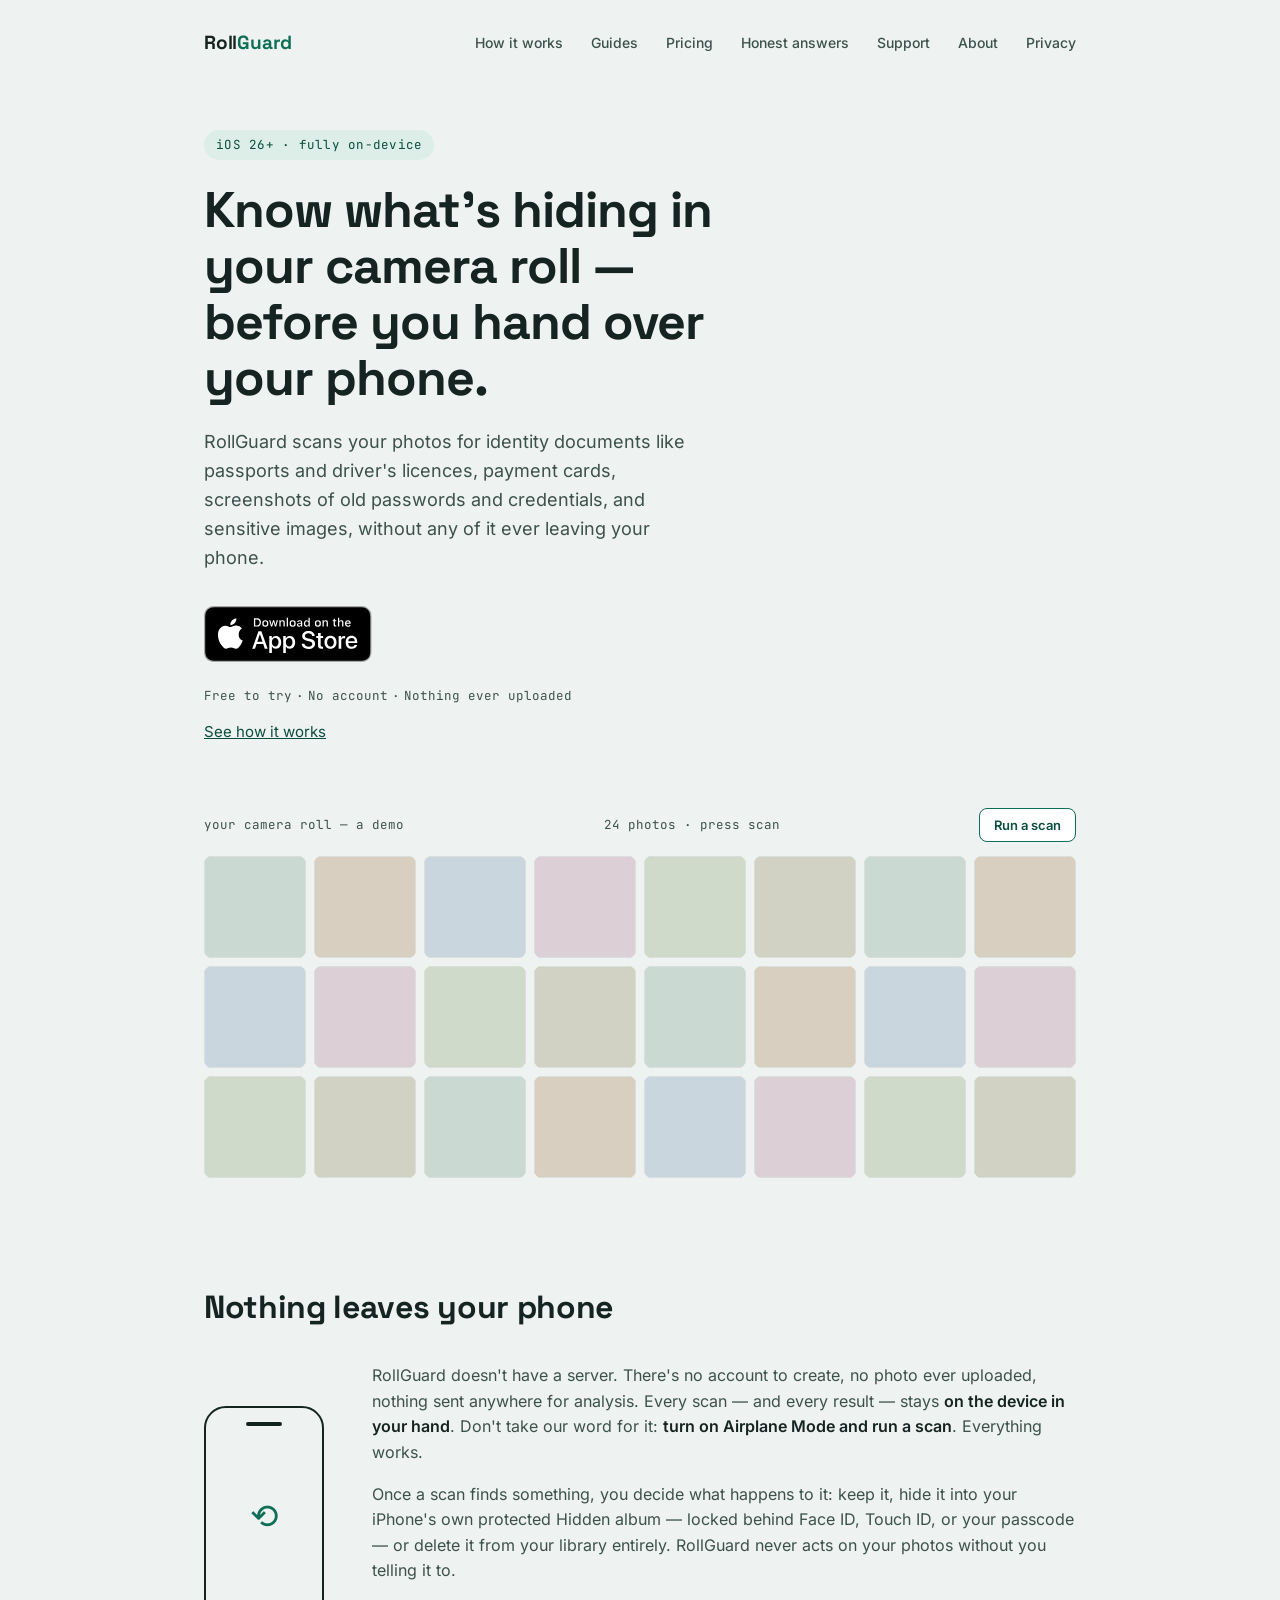
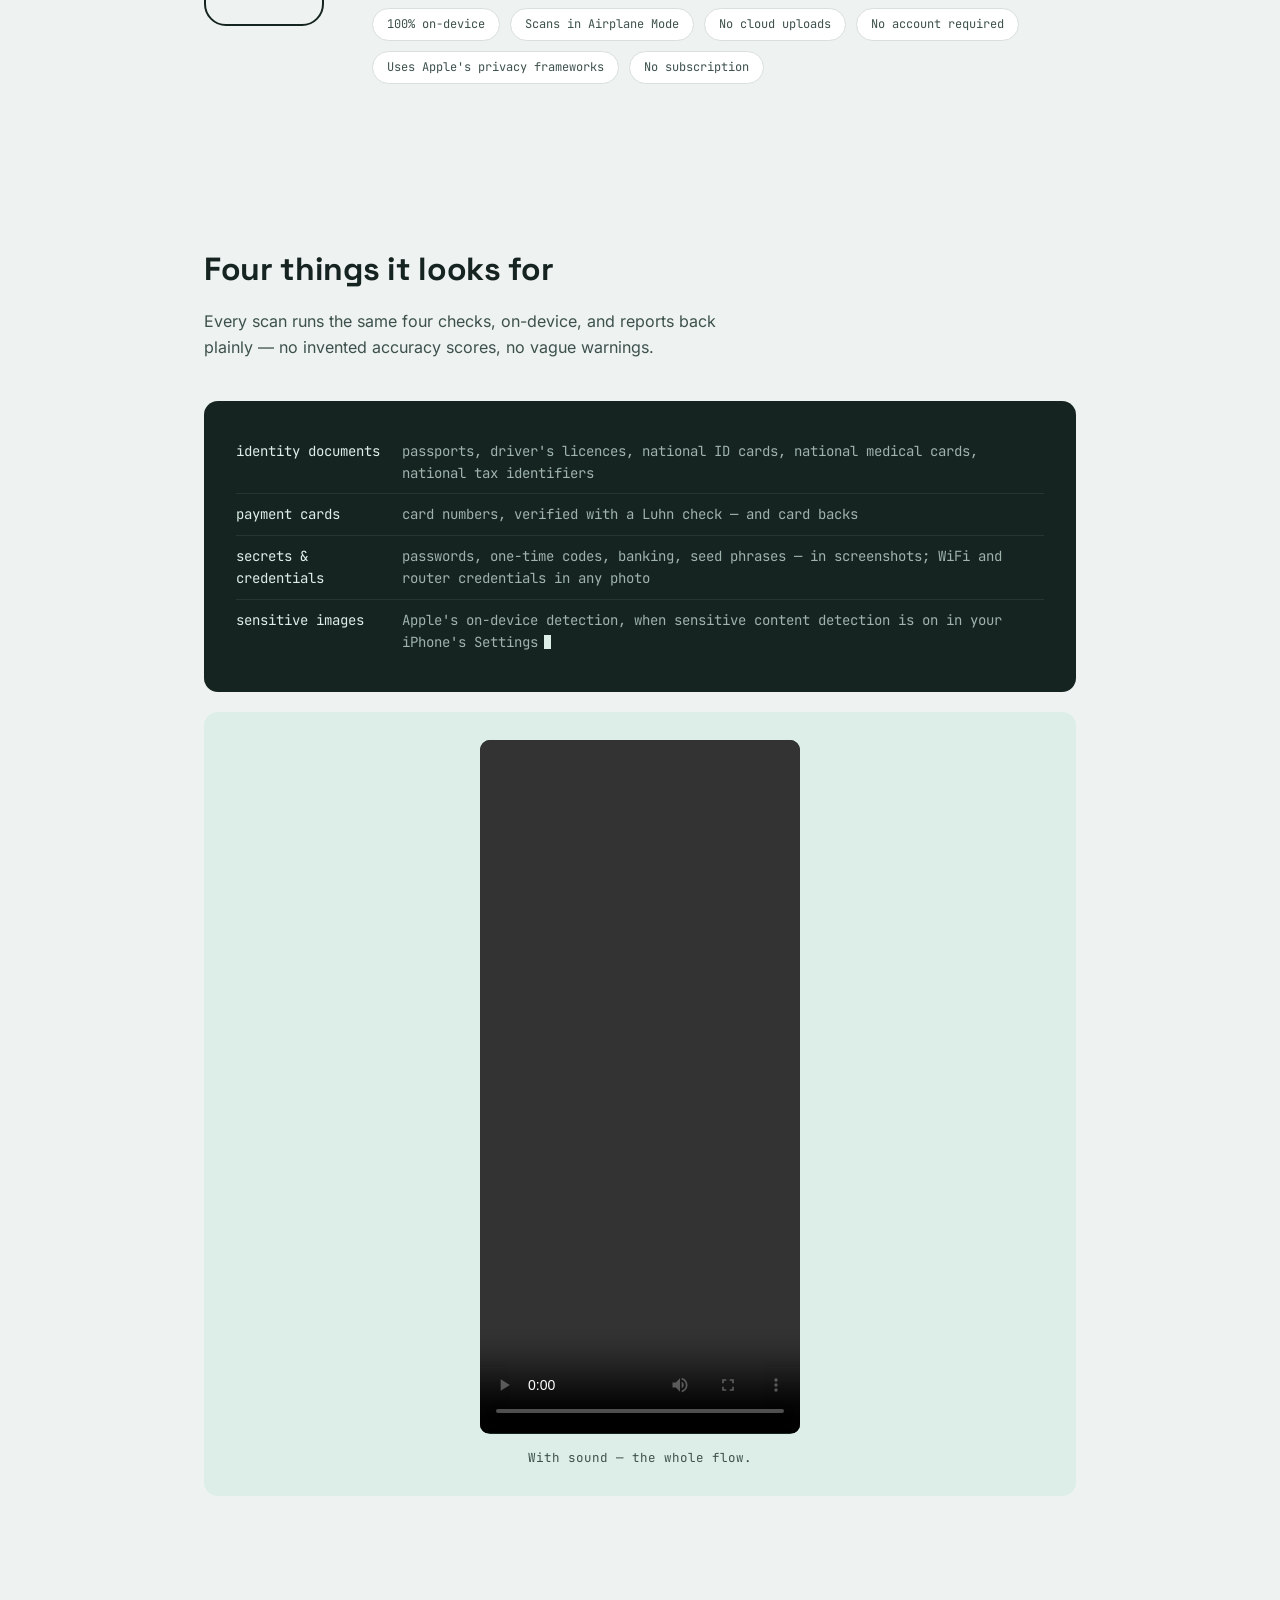
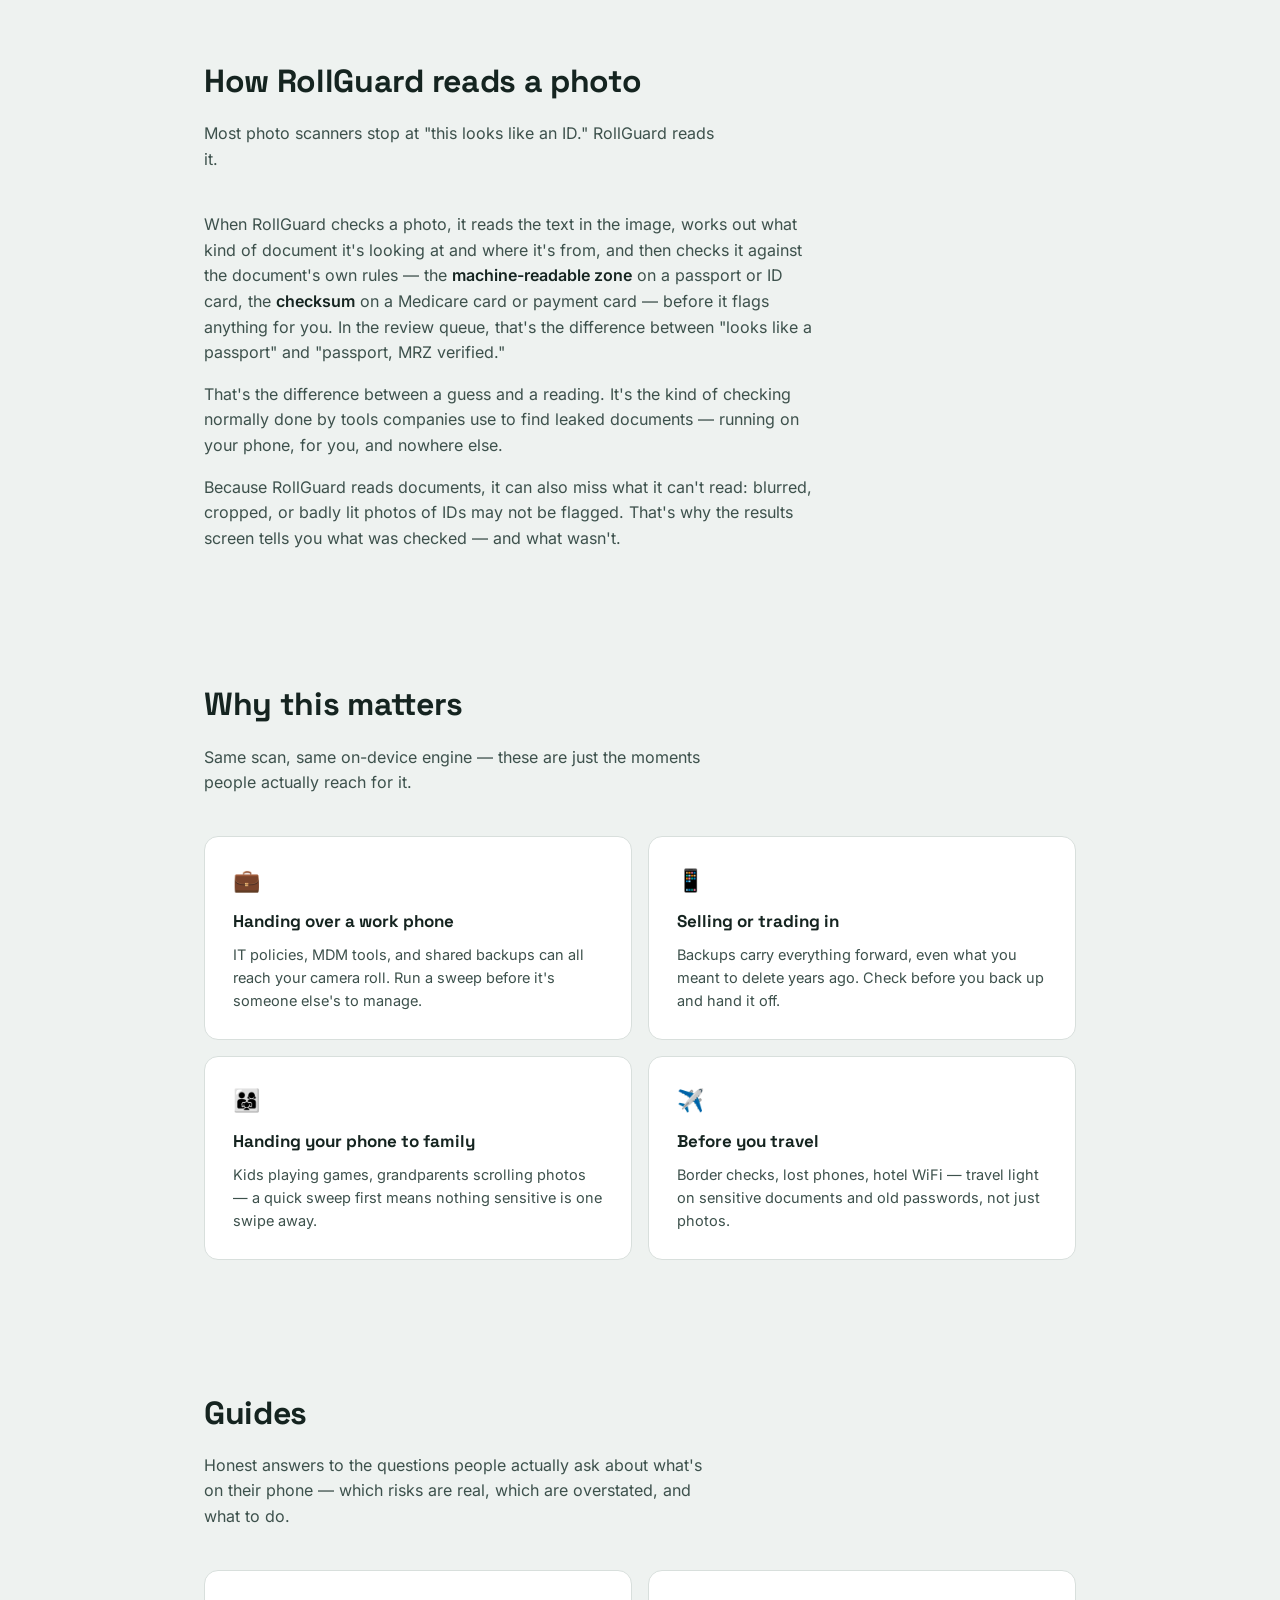
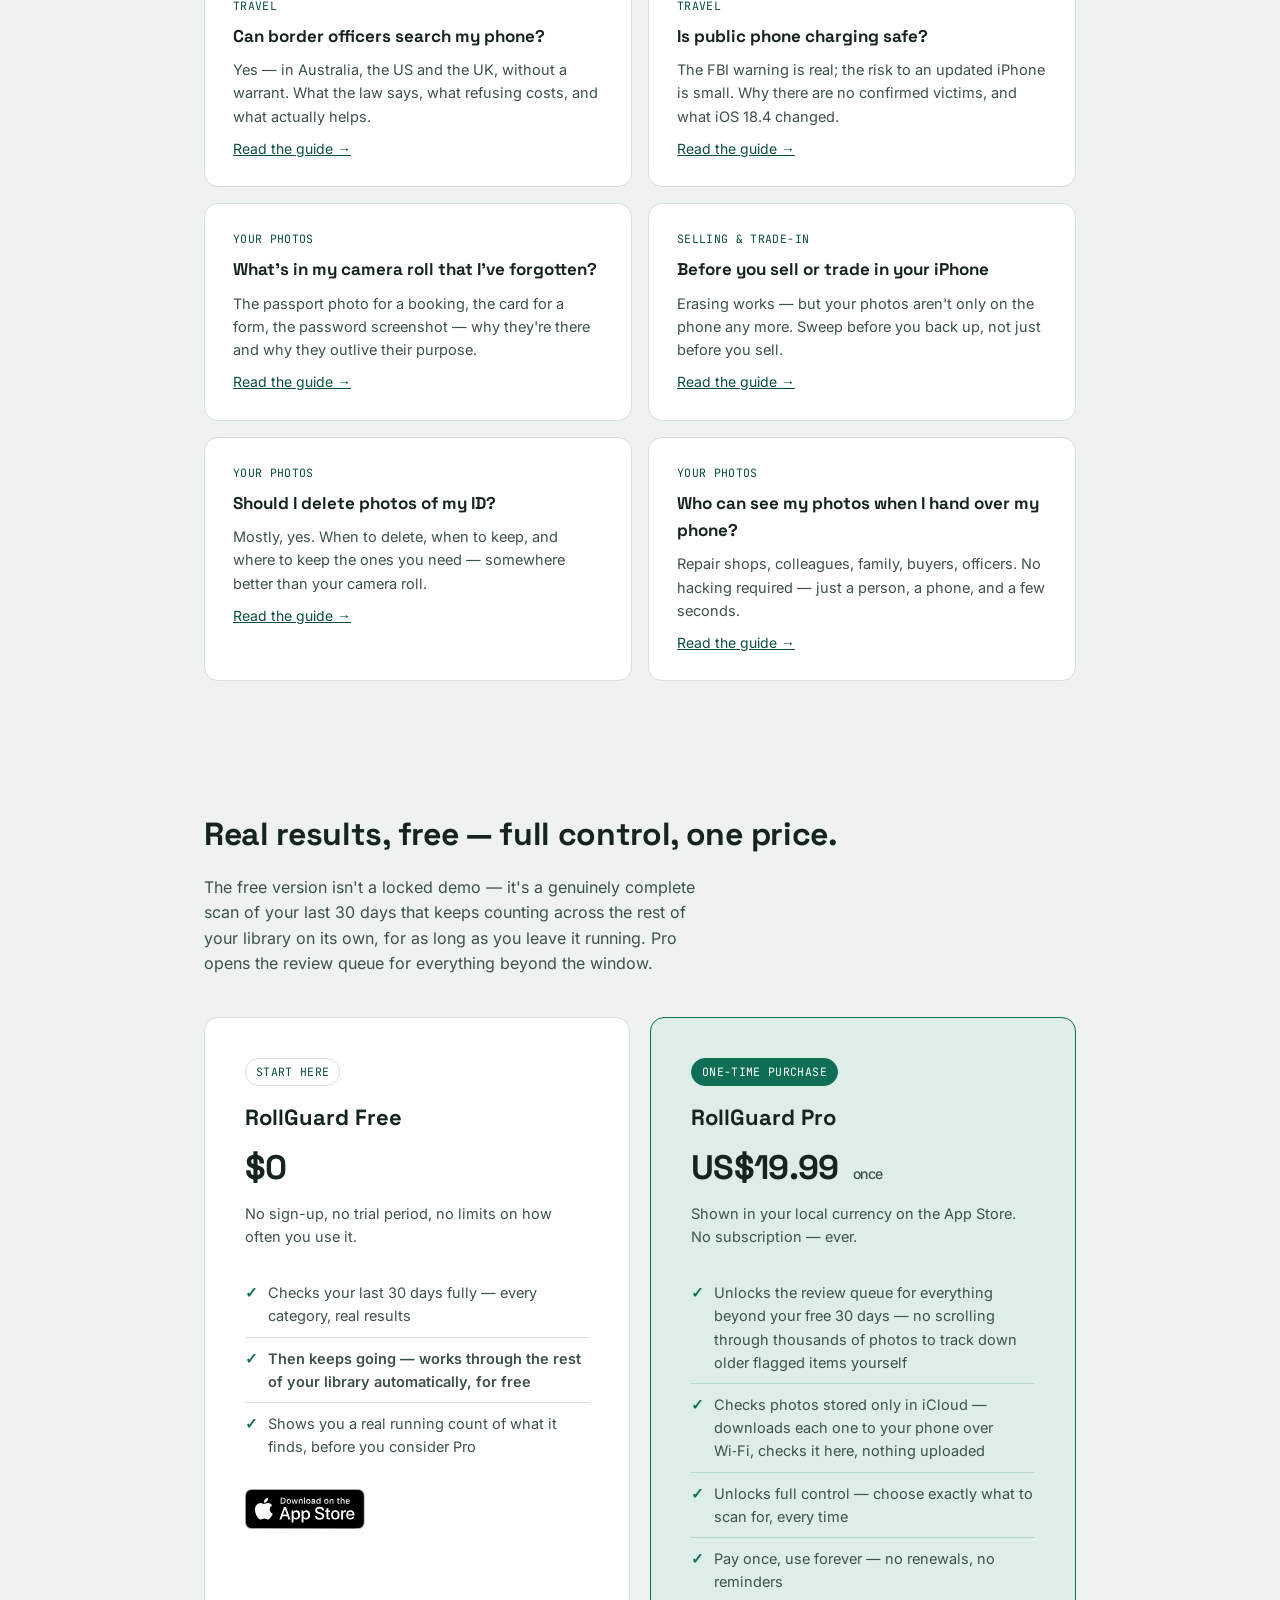
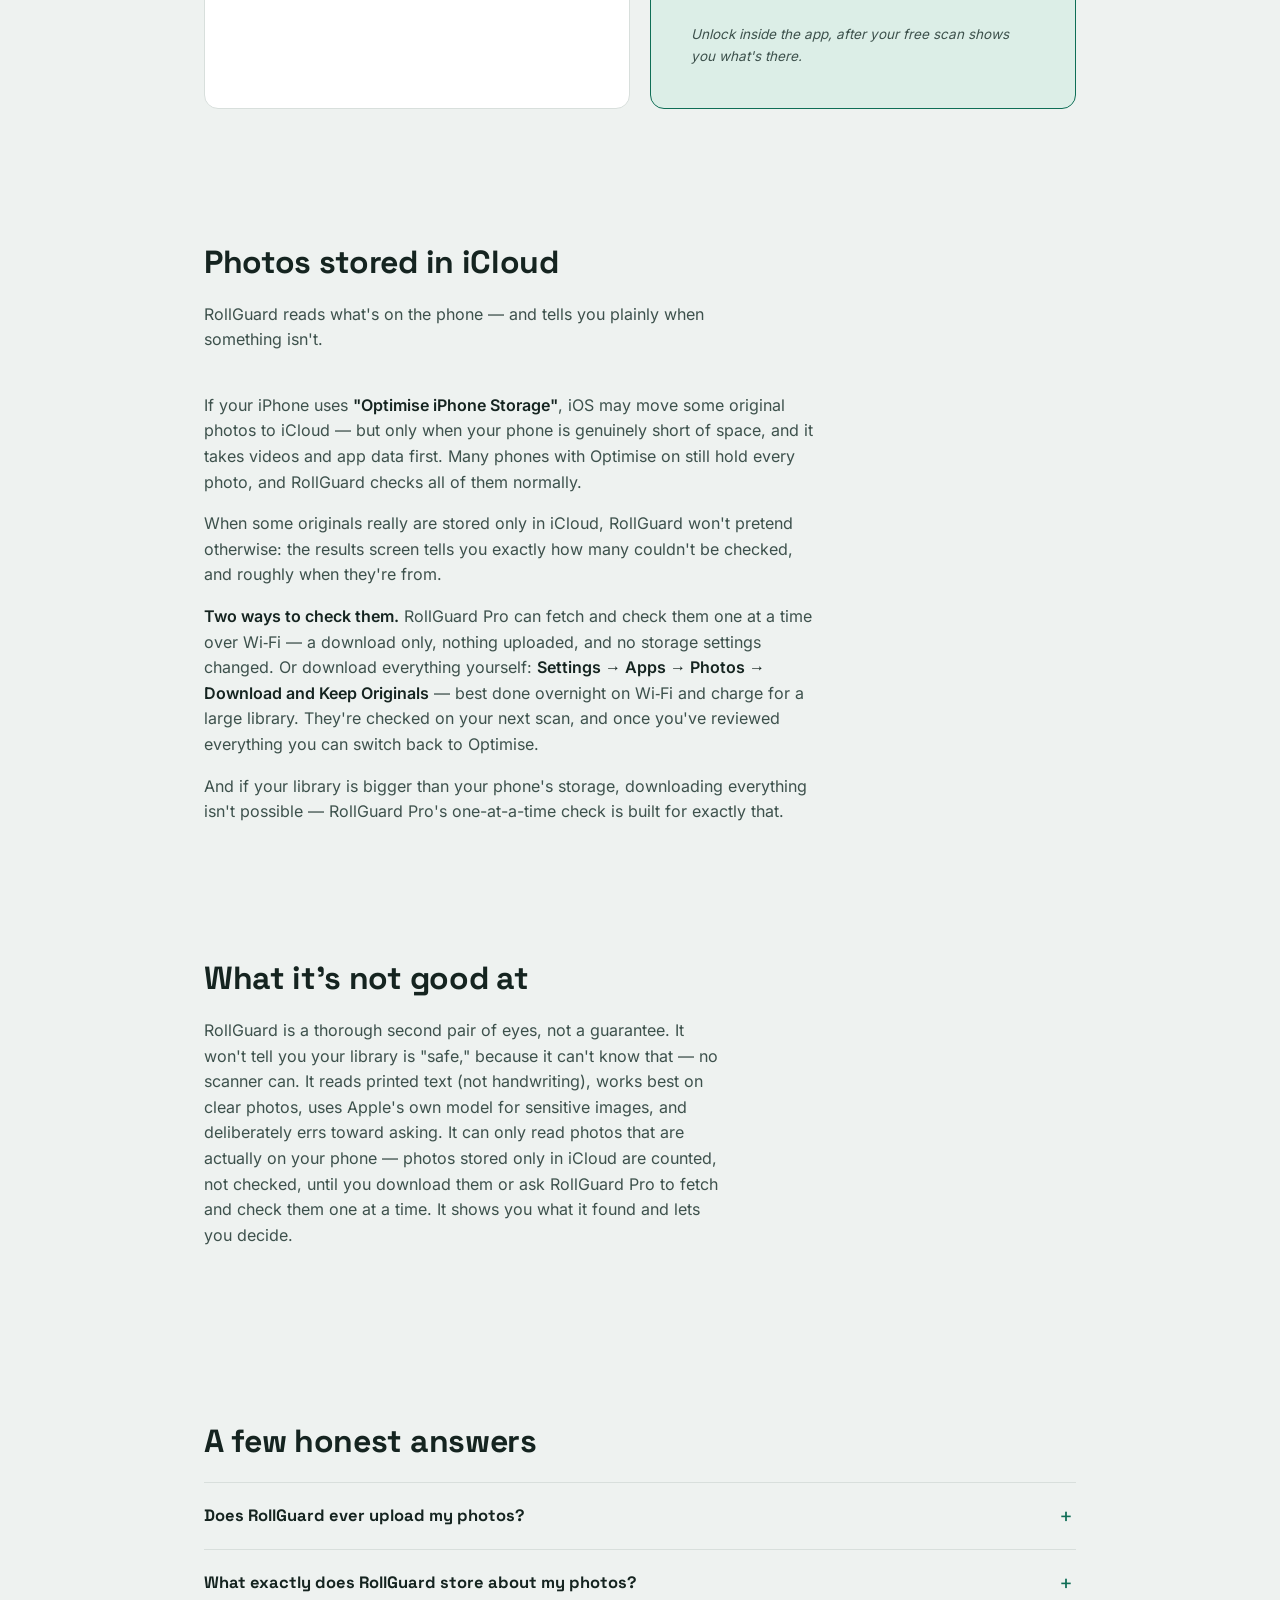
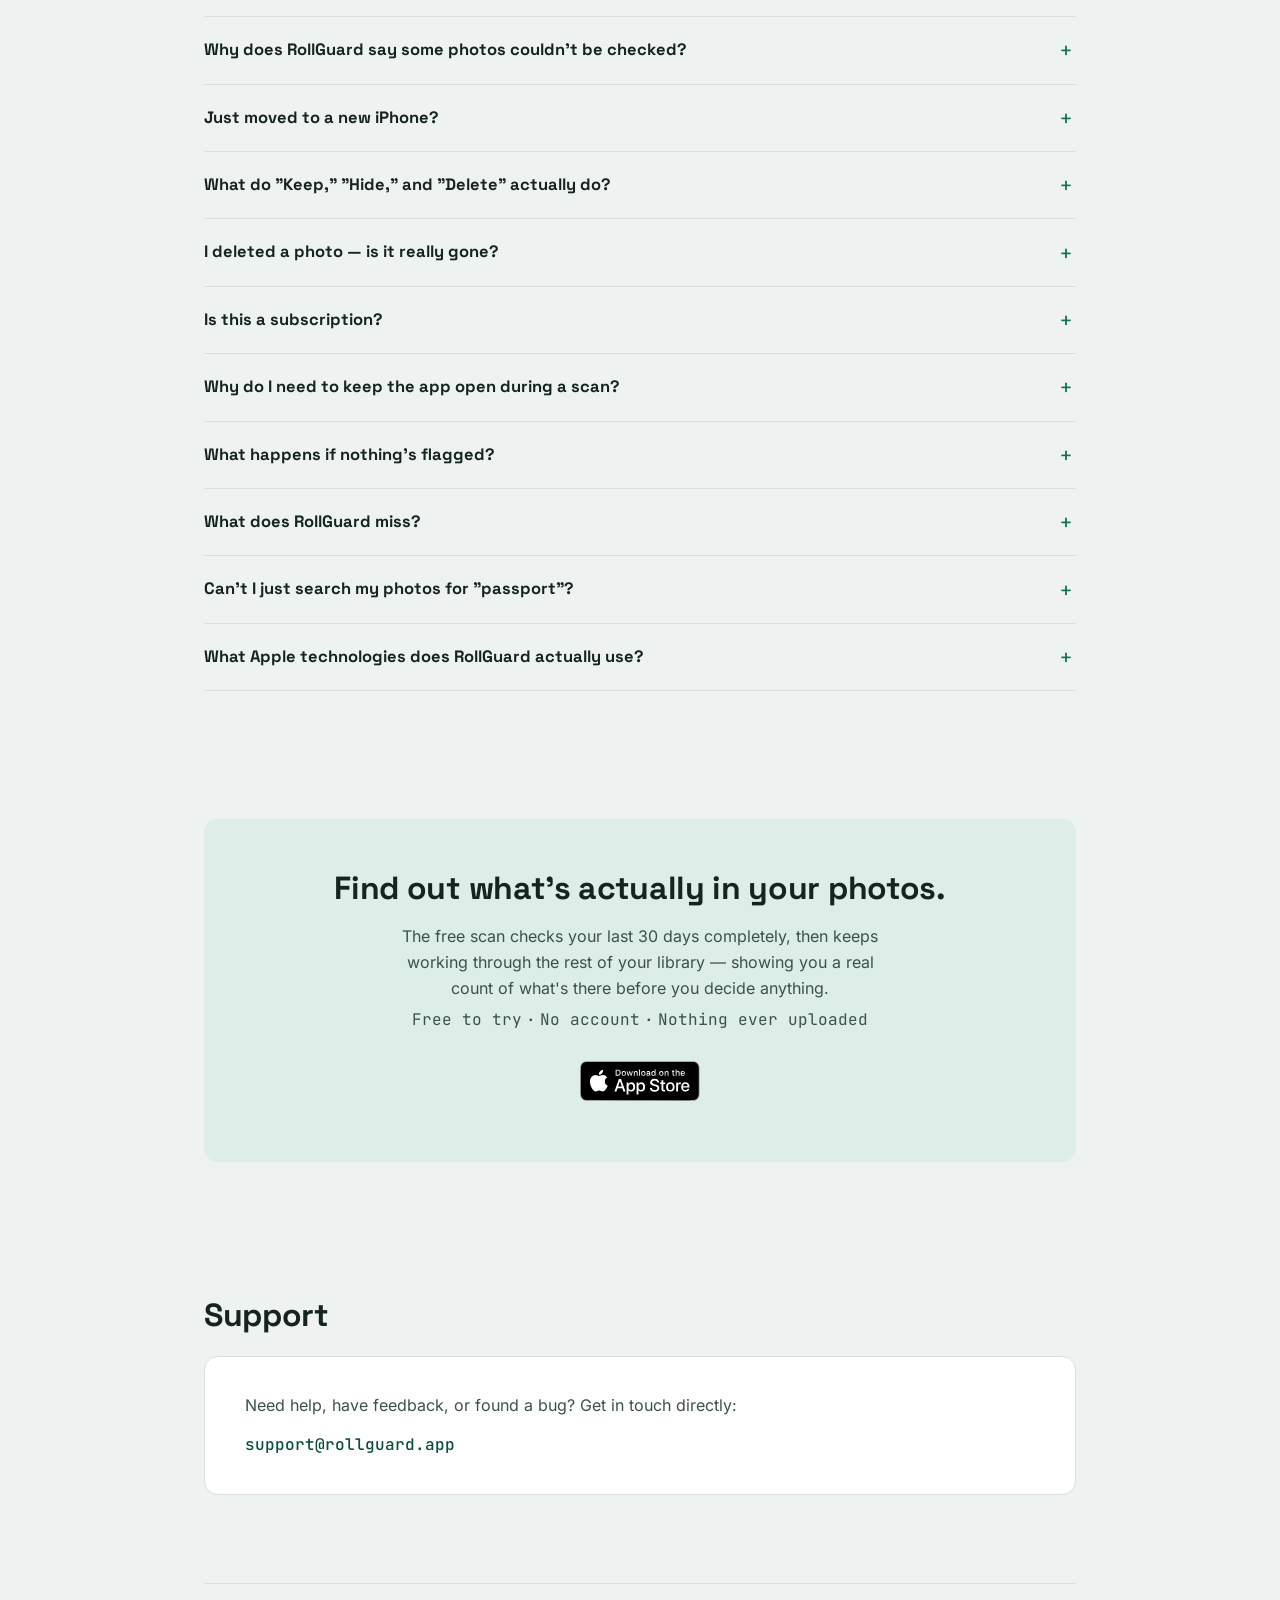
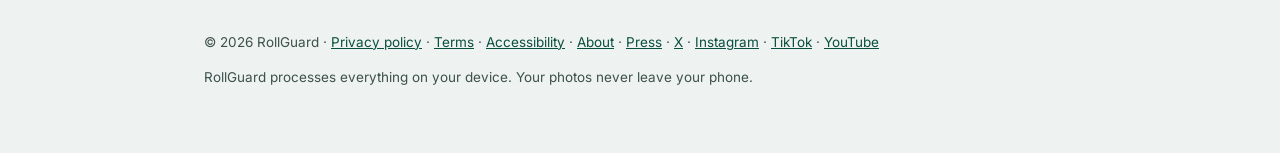
<file: index.html>
<!DOCTYPE html>
<html lang="en">
<head>
<meta charset="UTF-8">
<meta name="viewport" content="width=device-width, initial-scale=1.0">
<title>RollGuard — Find what's hiding in your camera roll</title>
<meta name="description" content="Find passports, licences, payment cards, passwords and sensitive images hiding in your iPhone photos. Private, on-device scanning with RollGuard.">
<link rel="canonical" href="https://rollguard.app/">
<!-- Bing Webmaster Tools ownership token (added 2026-09-25). PERMANENT - removing it
     un-verifies the site. A static string only: the visitor's browser does nothing with
     it, nothing loads, nothing executes, no visitor data flows. -->
<meta name="msvalidate.01" content="A9920832D3CB4DAE13FE4C4D3F455BDF" />
<link rel="icon" href="/favicon.ico" sizes="32x32">
<link rel="apple-touch-icon" href="/apple-touch-icon.png">
<link rel="stylesheet" href="/fonts/fonts.css">
<style>
  :root{
    --ink:#152420;
    --ink-soft:#3d514c;
    --paper:#EEF2F0;
    --card:#FFFFFF;
    --teal:#0F6E56;
    --teal-deep:#0A4E3E;
    --mint:#DCEEE7;
    --flag:#B1502C;
    --flag-bg:#F7E7DF;
    --line:#D8DFDC;
    --radius:14px;
    --font-display:'Space Grotesk', sans-serif;
    --font-body:'Inter', sans-serif;
    --font-mono:'JetBrains Mono', monospace;
  }
  *{box-sizing:border-box;}
  html{scroll-behavior:smooth;}
  body{
    margin:0;
    background:var(--paper);
    color:var(--ink);
    font-family:var(--font-body);
    line-height:1.6;
    -webkit-font-smoothing:antialiased;
  }
  a{color:var(--teal-deep);}
  .wrap{max-width:920px;margin:0 auto;padding:0 24px;}
  section{padding:96px 0;}
  section.tight{padding:64px 0;}
  nav{
    max-width:920px;margin:0 auto;padding:28px 24px 0;
    display:flex;align-items:center;justify-content:space-between;
  }
  .brand{font-family:var(--font-display);font-weight:700;font-size:19px;letter-spacing:-0.01em;color:var(--ink);text-decoration:none;}
  .brand span{color:var(--teal);}
  .navlinks{display:flex;gap:28px;font-size:14px;font-weight:500;}
  .navlinks a{color:var(--ink-soft);text-decoration:none;}
  .navlinks a:hover{color:var(--teal-deep);}
  /* 800, not 640: seven nav items need ~760px in a row (measured 2026-09-21,
     when "Honest answers" became the seventh); below that the row overlaps the brand. */
  @media (max-width:800px){
    nav{flex-direction:column;align-items:flex-start;gap:14px;padding-top:20px;}
    .navlinks{width:100%;flex-wrap:wrap;gap:14px 18px;font-size:13px;}
  }
  .hero{padding:72px 0 40px;}
  .eyebrow{
    font-family:var(--font-mono);font-size:12.5px;color:var(--teal-deep);
    background:var(--mint);display:inline-block;padding:5px 12px;border-radius:999px;
    margin-bottom:22px;letter-spacing:0.02em;
  }
  h1{
    font-family:var(--font-display);font-weight:700;
    font-size:clamp(32px, 4.6vw, 50px);line-height:1.12;letter-spacing:-0.02em;
    margin:0 0 22px;max-width:16ch;
  }
  .lede{font-size:18px;color:var(--ink-soft);max-width:46ch;margin:0 0 34px;}
  .hero-secondary{font-size:15px;margin:14px 0 0;}
  .trust-line{font-family:var(--font-mono);font-size:12.5px;color:var(--ink-soft);margin-top:16px;}
  .trust-line span{margin:0 4px;}
  /* Official Apple "Download on the App Store" badge, INLINED VERBATIM from Apple's
     marketing-tools archive (download-on-the-app-store-en-us.zip -> black.svg; 119.66407x40;
     Apple's internal name Download_on_the_App_Store_Badge_US-UK_RGB_blk_4SVG_092917;
     sha256 a26fc5b38380272c92e9019a2eb8b45542a66814b3e2b203772db8904b9fb99f).
     Apple requires the artwork UNMODIFIED - the grey border is part of the badge; no
     recolour, stretch, rotation, animation or added effects, and never a recreation.
     THE SVG MARKUP BELOW IS NOT EDITED: all sizing is CSS, which sits outside the artwork.
     height + width:auto scales against the file's own viewBox ratio, so it is never
     stretched. CLEAR SPACE - Apple's minimum is one-quarter of the badge height
     (56 -> 14px, 40 -> 10px). The artwork does NOT carry clear space of its own, so
     layout must provide it, and each side's source is load-bearing:
       hero (56px): top = .lede margin-bottom 34px; bottom = .trust-line margin-top 16px;
         left = .wrap 24px gutter; right = own 14px margin. Shrinking any of those
         below 14px violates Apple's clear-space minimum.
       card/closing (40px): the 22px/10px margins below (left side: card padding /
         centered layout provides >= 10px).
     Do not remove these margins. */
  .store-badge{display:inline-block;line-height:0;}
  .store-badge svg{display:block;height:40px;width:auto;}
  .store-badge--hero svg{height:56px;}
  .store-badge--hero{margin:0 14px 0 0;}
  .store-badge--card{margin:22px 10px 10px 0;}
  .store-badge--closing{margin:22px 10px 10px;}
  .store-badge.soon{background:var(--card);color:var(--ink-soft);border:1.5px solid var(--line);cursor:default;}
  .waitlist{display:flex;gap:8px;flex-wrap:wrap;margin-top:22px;max-width:440px;}
  .waitlist input[type=email]{
    flex:1;min-width:200px;font-family:var(--font-body);font-size:14.5px;
    padding:12px 14px;border:1.5px solid var(--line);border-radius:10px;background:var(--card);color:var(--ink);
  }
  .waitlist input[type=email]:focus{outline:none;border-color:var(--teal);}
  .waitlist button{
    font-family:var(--font-body);font-weight:600;font-size:14.5px;padding:12px 18px;
    border-radius:10px;border:1.5px solid transparent;background:var(--ink);color:#fff;cursor:pointer;
  }
  .waitlist button:hover{background:var(--teal-deep);}
  .waitlist-note{font-family:var(--font-mono);font-size:12px;color:var(--ink-soft);margin-top:8px;}
  .closing .waitlist{margin:22px auto 0;justify-content:center;}
  .grid-demo{margin-top:64px;}
  .grid-demo-label{
    font-family:var(--font-mono);font-size:12.5px;color:var(--ink-soft);
    margin-bottom:14px;display:flex;justify-content:space-between;align-items:center;gap:12px;flex-wrap:wrap;
  }
  .demo-status{font-family:var(--font-mono);font-size:12.5px;color:var(--ink-soft);}
  .demo-status.done{color:var(--teal-deep);}
  .demo-btn{
    font-family:var(--font-body);font-weight:600;font-size:13px;padding:8px 14px;
    border-radius:8px;border:1.5px solid var(--teal);background:var(--card);color:var(--teal-deep);cursor:pointer;
  }
  .demo-btn:hover{background:var(--mint);}
  .demo-btn:disabled{opacity:.5;cursor:default;}
  .tiles{
    display:grid;grid-template-columns:repeat(8,1fr);gap:8px;
  }
  .tile{
    aspect-ratio:1;border-radius:8px;position:relative;overflow:hidden;
    cursor:pointer;outline:none;border:none;padding:0;background:transparent;
  }
  .tile:focus-visible{box-shadow:0 0 0 3px var(--teal);}
  .tile .cover{
    position:absolute;inset:0;
    transition:transform 0.4s cubic-bezier(.2,.8,.2,1), box-shadow 0.25s ease;
  }
  .tile.checking .cover{box-shadow:inset 0 0 0 2px var(--teal);}
  .tile .redact{
    position:absolute;inset:0;background:var(--flag);
    transform:translateY(100%);
    transition:transform 0.4s cubic-bezier(.2,.8,.2,1);
  }
  .tile .label{
    position:absolute;inset:0;background:var(--flag-bg);color:var(--flag);
    font-family:var(--font-mono);font-size:8.5px;font-weight:500;text-align:center;
    display:flex;align-items:center;justify-content:center;padding:4px;line-height:1.25;
    opacity:0;transition:opacity 0.3s ease 0.15s;
  }
  .tile .ask{
    position:absolute;inset:0;display:flex;align-items:center;justify-content:center;
    color:#fff;font-family:var(--font-display);font-weight:700;font-size:18px;
    opacity:0;transition:opacity .3s ease;pointer-events:none;
  }
  .tile.flagged .redact{transform:translateY(0);}
  .tile.flagged.ready .ask{opacity:.9;animation:askpulse 1.1s ease 2;}
  .tile.flagged:hover .redact,
  .tile.flagged:focus-visible .redact,
  .tile.flagged.revealed .redact{transform:translateY(100%);}
  .tile.flagged:hover .label,
  .tile.flagged:focus-visible .label,
  .tile.flagged.revealed .label{opacity:1;}
  .tile.flagged:hover .ask,
  .tile.flagged.revealed .ask{opacity:0;}
  .tile.plain .cover{border:1px solid var(--line);}
  @keyframes askpulse{0%,100%{transform:scale(1);}50%{transform:scale(1.18);}}
  @media (prefers-reduced-motion: reduce){
    .tile .redact, .tile .label, .tile .cover, .tile .ask{transition:none;}
    .tile.flagged.ready .ask{animation:none;}
  }
  @media (max-width:640px){
    .tiles{grid-template-columns:repeat(6,1fr);}
  }
  .log-card{
    background:var(--ink);border-radius:var(--radius);padding:30px 32px;
    font-family:var(--font-mono);font-size:14px;color:#DDEAE5;
  }
  .log-line{display:flex;gap:16px;padding:9px 0;border-bottom:1px solid rgba(255,255,255,0.08);}
  .log-line:last-child{border-bottom:none;}
  .log-tag{color:var(--mint);flex-shrink:0;width:150px;}
  .log-desc{color:#9FB3AC;}
  .cursor{display:inline-block;width:7px;height:14px;background:var(--mint);margin-left:6px;
    animation:blink 1s steps(1) infinite;vertical-align:-2px;}
  @keyframes blink{50%{opacity:0;}}
  @media (prefers-reduced-motion: reduce){.cursor{animation:none;}}
  @media (max-width:640px){
    .log-line{flex-direction:column;gap:2px;}
    .log-tag{width:auto;}
  }
  .film-card{
    background:var(--mint);border-radius:var(--radius);
    padding:28px;margin-top:20px;text-align:center;
  }
  .film-card video{
    display:block;width:100%;max-width:320px;height:auto;aspect-ratio:886/1920;margin:0 auto;
    border-radius:10px;background:var(--ink);
  }
  .film-caption{font-family:var(--font-mono);font-size:12.5px;color:var(--ink-soft);margin:14px 0 0;}
  h2{font-family:var(--font-display);font-weight:700;font-size:clamp(24px,3.4vw,32px);
    letter-spacing:-0.01em;margin:0 0 14px;}
  .section-sub{color:var(--ink-soft);max-width:52ch;margin:0 0 40px;font-size:16px;}
  .prose p{color:var(--ink-soft);font-size:16px;max-width:62ch;margin:0 0 16px;}
  .prose p:last-child{margin-bottom:0;}
  .prose strong{color:var(--ink);}
  .privacy-row{display:flex;gap:48px;align-items:center;flex-wrap:wrap;}
  .device{flex-shrink:0;width:120px;height:220px;border:2.5px solid var(--ink);border-radius:22px;
    position:relative;}
  .device::before{content:'';position:absolute;top:14px;left:50%;transform:translateX(-50%);
    width:36px;height:4px;border-radius:2px;background:var(--ink);}
  .device::after{content:'⟲';position:absolute;inset:0;display:flex;align-items:center;justify-content:center;
    font-size:34px;color:var(--teal);}
  .privacy-text{flex:1;min-width:260px;}
  .privacy-text p{color:var(--ink-soft);font-size:16px;}
  .privacy-text strong{color:var(--ink);}
  .trust-badges{display:flex;flex-wrap:wrap;gap:10px;margin-top:24px;}
  .trust-badge{
    font-family:var(--font-mono);font-size:12px;color:var(--ink-soft);
    background:var(--card);border:1px solid var(--line);border-radius:999px;
    padding:6px 14px;
  }
  .why-grid{display:grid;grid-template-columns:repeat(2,1fr);gap:16px;margin-top:8px;}
  .why-card{background:var(--card);border:1.5px solid var(--line);border-radius:var(--radius);padding:26px 28px;}
  .why-icon{font-size:22px;margin-bottom:10px;display:block;}
  .why-title{font-family:var(--font-display);font-weight:700;font-size:17px;margin:0 0 8px;}
  .why-body{color:var(--ink-soft);font-size:14.5px;margin:0;}
  .why-link{margin-top:10px;font-size:14px;}
  .guide-tag{font-family:var(--font-mono);font-size:11.5px;color:var(--teal-deep);letter-spacing:.03em;text-transform:uppercase;margin:0 0 8px;}
  @media (max-width:640px){.why-grid{grid-template-columns:1fr;}}
  .price-grid{display:grid;grid-template-columns:1fr 1fr;gap:20px;}
  @media (max-width:640px){.price-grid{grid-template-columns:1fr;}}
  .price-card{
    background:var(--card);border:1.5px solid var(--line);border-radius:var(--radius);
    padding:40px;position:relative;display:flex;flex-direction:column;
  }
  .price-card.featured{background:var(--mint);border-color:var(--teal);}
  .price-tag{
    font-family:var(--font-mono);font-size:11.5px;letter-spacing:.03em;text-transform:uppercase;
    color:var(--teal-deep);background:var(--card);border:1px solid var(--line);
    border-radius:999px;padding:4px 10px;display:inline-block;margin-bottom:14px;align-self:flex-start;
  }
  .price-card.featured .price-tag{background:var(--teal);color:#fff;border-color:var(--teal);}
  .price-head{font-family:var(--font-display);font-weight:700;font-size:22px;margin:0 0 6px;}
  .price-amount{font-family:var(--font-display);font-weight:700;font-size:34px;letter-spacing:-0.02em;margin:0 0 6px;color:var(--ink);}
  .price-note{font-family:var(--font-body);font-weight:500;font-size:14px;color:var(--ink-soft);margin-left:6px;}
  .price-sub{color:var(--ink-soft);font-size:14.5px;margin:0 0 24px;}
  .price-list{list-style:none;margin:0;padding:0;}
  .price-list li{display:flex;gap:10px;padding:9px 0;border-top:1px solid var(--line);
    font-size:14.5px;color:var(--ink-soft);}
  .price-list li:first-child{border-top:none;}
  .price-list li::before{content:'✓';color:var(--teal);font-weight:700;flex-shrink:0;}
  .price-card.featured .price-list li{border-top-color:rgba(15,110,86,.18);}
  .price-how{font-size:13.5px;color:var(--ink-soft);margin:22px 0 0;font-style:italic;}
  .price-card .waitlist{max-width:none;}
  .faq-item{border-top:1px solid var(--line);}
  .faq-item:last-of-type{border-bottom:1px solid var(--line);}
  .faq-item summary{
    font-family:var(--font-display);font-weight:700;font-size:16.5px;
    padding:20px 32px 20px 0;cursor:pointer;list-style:none;position:relative;
    color:var(--ink);
  }
  .faq-item summary::-webkit-details-marker{display:none;}
  .faq-item summary::after{
    content:'+';position:absolute;right:4px;top:50%;transform:translateY(-50%);
    font-family:var(--font-mono);font-weight:400;font-size:20px;color:var(--teal);
    transition:transform 0.2s ease;
  }
  .faq-item[open] summary::after{content:'−';}
  .faq-item summary:hover{color:var(--teal-deep);}
  .faq-item summary:focus-visible{outline:2px solid var(--teal);outline-offset:2px;border-radius:4px;}
  .faq-a{color:var(--ink-soft);font-size:15px;margin:0;padding:0 0 22px;max-width:60ch;}
  .faq-a p{margin:0 0 12px;}
  .faq-a p:last-child{margin-bottom:0;}
  .faq-a strong{color:var(--ink);}
  .closing{background:var(--mint);border-radius:var(--radius);padding:44px 40px;text-align:center;}
  .closing h2{margin-bottom:10px;}
  .closing p{color:var(--ink-soft);font-size:16px;max-width:48ch;margin:0 auto 6px;}
  .support-card{
    background:var(--card);border:1.5px solid var(--line);border-radius:var(--radius);padding:36px 40px;
  }
  .mail-link{
    font-family:var(--font-mono);font-size:16px;color:var(--teal-deep);text-decoration:none;
    font-weight:500;
  }
  .mail-link:hover{text-decoration:underline;}
  footer{padding:48px 0 64px;border-top:1px solid var(--line);margin-top:24px;}
  .foot-row{display:flex;justify-content:space-between;flex-wrap:wrap;gap:14px;
    font-size:13.5px;color:var(--ink-soft);}
</style>
<!-- Structured data. Every value is a shipped claim with a source:
     operatingSystem / category / seller = the live App Store listing (verified 2026-09-25:
     "Requires iOS 26.0 or later", v1.0.2, Utilities, David Smith); price = the pricing card
     on this page (US base; the external-state register row "ASC price" in the app repo's
     SECURITY_AUDIT_2026-08.md covers both surfaces); description = this page's meta
     description verbatim. aggregateRating is deliberately absent and STAYS absent: a static
     figure drifts against the App Store, and reading it live would be a third-party request
     on visit, which this site forbids. -->
<script type="application/ld+json">
{
  "@context": "https://schema.org",
  "@type": "MobileApplication",
  "name": "RollGuard",
  "url": "https://rollguard.app/",
  "installUrl": "https://apps.apple.com/app/rollguard/id6792159185",
  "operatingSystem": "iOS 26.0 or later",
  "applicationCategory": "UtilitiesApplication",
  "description": "Find passports, licences, payment cards, passwords and sensitive images hiding in your iPhone photos. Private, on-device scanning with RollGuard.",
  "author": {
    "@type": "Person",
    "name": "David Smith",
    "url": "https://rollguard.app/about.html"
  },
  "publisher": {
    "@type": "Organization",
    "name": "RollGuard",
    "url": "https://rollguard.app/",
    "logo": {
      "@type": "ImageObject",
      "url": "https://rollguard.app/press-kit/icon-1024.png"
    },
    "sameAs": [
      "https://x.com/rollguardapp",
      "https://instagram.com/rollguardapp",
      "https://tiktok.com/@rollguardapp",
      "https://youtube.com/@rollguardapp"
    ]
  },
  "offers": [
    {
      "@type": "Offer",
      "name": "RollGuard — free download",
      "price": "0",
      "priceCurrency": "USD"
    },
    {
      "@type": "Offer",
      "name": "RollGuard Pro — one-time in-app purchase",
      "price": "19.99",
      "priceCurrency": "USD",
      "description": "One-time purchase, shown in your local currency on the App Store. No subscription."
    }
  ]
}
</script>
<!-- FAQPage JSON-LD mirrors the #faq section verbatim (tags stripped, whitespace collapsed).
     GENERATED from the section markup, never hand-edited: any FAQ copy change regenerates
     this block in the same change. -->
<script type="application/ld+json">
{
  "@context": "https://schema.org",
  "@type": "FAQPage",
  "mainEntity": [
    {
      "@type": "Question",
      "name": "Does RollGuard ever upload my photos?",
      "acceptedAnswer": {
        "@type": "Answer",
        "text": "No. There's no server for it to talk to. Scanning, matching, and storing results all happen using your iPhone's own processor. Scanning even works in Airplane Mode — feel free to try."
      }
    },
    {
      "@type": "Question",
      "name": "What exactly does RollGuard store about my photos?",
      "acceptedAnswer": {
        "@type": "Answer",
        "text": "When RollGuard scans a photo, the text it recognises is examined on your phone and then discarded. For a photo that's flagged, RollGuard keeps just enough to show you the result: which photo it was, what kind of thing it found, and a masked fragment — the same \"•••• 4242\" you see in the review queue. The full text of the photo is never stored. For a photo that isn't flagged, RollGuard keeps only that it was checked, when, and basic photo metadata — no text, no content, no record of what was in it. Photos beyond your free 30-day window that the background check counts but can't show you aren't stored at all; only the counts persist — how many, by category, and how many photos were checked — nothing about which photos. Because RollGuard stores no raw text from your photos, there's no hidden index of your library sitting on the device. A backup carries the same masked view you see in the queue — no text or fragments a person could use. Whatever action you take, RollGuard has already forgotten the text it saw."
      }
    },
    {
      "@type": "Question",
      "name": "Why does RollGuard say some photos couldn't be checked?",
      "acceptedAnswer": {
        "@type": "Answer",
        "text": "If your iPhone uses \"Optimise iPhone Storage,\" many of your older photos live in iCloud, with only a small preview on the phone. RollGuard reads what's on the phone — it can't read a preview, so those photos are counted as unchecked, never quietly marked as fine. The results screen tells you exactly how many. To include them: Settings → Apps → Photos → Download and Keep Originals, plug the phone in on Wi‑Fi, and give it time — a large library can take a night; downloaded photos are checked automatically on the next scan. Or RollGuard Pro can fetch and check them one at a time over Wi‑Fi, without changing your storage settings. If your library is bigger than your phone's storage, RollGuard checks what's there and tells you plainly how much it couldn't."
      }
    },
    {
      "@type": "Question",
      "name": "Just moved to a new iPhone?",
      "acceptedAnswer": {
        "@type": "Answer",
        "text": "While iCloud is still syncing your library to the new phone, the unchecked count will be large — that's photos that haven't finished downloading yet, and the number falls on its own as the sync completes. Re-scan after the sync, or RollGuard Pro can check them now, one at a time over Wi‑Fi."
      }
    },
    {
      "@type": "Question",
      "name": "What do \"Keep,\" \"Hide,\" and \"Delete\" actually do?",
      "acceptedAnswer": {
        "@type": "Answer",
        "text": "Keep clears the item from RollGuard's review queue and leaves the photo exactly as it is. Hide moves it into your iPhone's own Hidden album — a standard iOS feature, protected by Face ID, Touch ID, or your passcode. RollGuard doesn't create a separate hiding place of its own; it uses Apple's, and the photo is never removed from your library. Delete is the only action that removes the photo itself, and it always asks Apple's system permission first, the same as deleting any photo manually."
      }
    },
    {
      "@type": "Question",
      "name": "I deleted a photo — is it really gone?",
      "acceptedAnswer": {
        "@type": "Answer",
        "text": "When any app deletes a photo — RollGuard, or Photos itself — iOS moves it to the Recently Deleted album for 30 days before removing it permanently. That's Apple's safety net against accidental deletion, and it applies to every app on your iPhone. If you want a photo gone immediately — say, before handing your phone to someone — open Photos → Recently Deleted (Face ID may be required), select the photo, and delete it there. RollGuard treats a photo as handled the moment it enters Recently Deleted, because at that point it's no longer part of your active library."
      }
    },
    {
      "@type": "Question",
      "name": "Is this a subscription?",
      "acceptedAnswer": {
        "@type": "Answer",
        "text": "No. RollGuard Pro is a single one-time purchase that unlocks everything, permanently."
      }
    },
    {
      "@type": "Question",
      "name": "Why do I need to keep the app open during a scan?",
      "acceptedAnswer": {
        "@type": "Answer",
        "text": "RollGuard only runs while it's open, by design — iOS pauses apps the moment you switch away or lock your screen, the same as any app without special permission to keep running in the background. A full scan can take a while depending on how many photos you have, so just leave RollGuard open and the screen unlocked until it finishes — you'll see live progress the whole time, and you can turn on a notification to know the moment it's done."
      }
    },
    {
      "@type": "Question",
      "name": "What happens if nothing's flagged?",
      "acceptedAnswer": {
        "@type": "Answer",
        "text": "RollGuard tells you exactly that — nothing hidden, no vague \"all clear\" message. If a scan finds nothing, RollGuard says so plainly and won't push you to buy anything you don't need: \"Nothing else flagged this time. No need to upgrade to Pro right now — re-run this free scan every 30 days to stay on top of anything new.\""
      }
    },
    {
      "@type": "Question",
      "name": "What does RollGuard miss?",
      "acceptedAnswer": {
        "@type": "Answer",
        "text": "Handwriting. RollGuard reads printed text. A handwritten note — a password on a sticky note, a signature on the back of a card — is largely invisible to it. If you know handwritten secrets live in your photos, that's a search only your eyes can do. Blurry, angled, or dark photos. Detection is only as good as what can be read. A crisp screenshot is easy; a passport photographed at an angle in bad light may slip through. When RollGuard misses something, it's usually because the text simply couldn't be recognised. Photos stored only in iCloud. With \"Optimise iPhone Storage\" on, older photos may not be on the phone to read. RollGuard counts them as unchecked and says so — see the question above for how to include them, or RollGuard Pro can fetch and check them one at a time over Wi‑Fi, without changing your storage settings. Sensitive images. This check is Apple's own model, running on your phone. It's good, and it's private — but it's Apple's, with its own judgement about what counts. RollGuard can't tune it, only report it. False alarms. RollGuard deliberately errs toward asking. A news article about driving licences, a receipt with a long number, an ID card that's already expired — some of what it flags won't matter to you. That's by design: a flag is a question for your review, never an accusation. Better a few unnecessary questions than a missed passport."
      }
    },
    {
      "@type": "Question",
      "name": "Can't I just search my photos for \"passport\"?",
      "acceptedAnswer": {
        "@type": "Answer",
        "text": "You can, and if you're looking for one photo you remember taking, that's exactly what search is for — and it's free. RollGuard does a different job. Search finds what you ask for; a scan finds what you forgot to ask about. Checking your library by search means thinking of every term — passport, licence, Medicare card, bank card, the WiFi password screenshot, the backup codes — and you can't search for the one you've forgotten. RollGuard runs every check in one pass and tells you what it found, what it didn't, and how many photos it couldn't read. There's also a difference in what \"found\" means. Search shows you things that look like passports — including news articles and airport signs — and misses things that don't look like anything, like a password sitting in a screenshot of a message. RollGuard reads the document and checks it against its own rules: the machine-readable zone on a passport, the checksum on a card. That's what \"MRZ verified\" means in the review queue. And search just finds; it doesn't help you decide. RollGuard keeps a queue — keep, hide, or delete, each one your call — and remembers what you've already reviewed, so next month's scan only asks about what's new."
      }
    },
    {
      "@type": "Question",
      "name": "What Apple technologies does RollGuard actually use?",
      "acceptedAnswer": {
        "@type": "Answer",
        "text": "Text in your photos is read by Vision, Apple's on-device recognition framework — the same technology behind Live Text. Sensitive images are identified by Apple's Sensitive Content Analysis, the on-device model that powers iOS's own Sensitive Content Warning. RollGuard requires iOS 26 or later — well beyond what these checks need — so they're available on every phone it installs on. Access to your library goes through PhotoKit: Delete goes through iOS's own confirmation dialog, and Hide moves the photo into your iPhone's Hidden album. RollGuard adds detection logic on top; it doesn't add servers, accounts, or third-party analytics. The only network connections RollGuard makes on its own are for the Pro purchase — Apple's in-app purchase, handled through RevenueCat, which receives anonymous purchase data and nothing about your photos — and, only if you opt in, anonymous crash and error reports to Sentry, which get a stack trace and device model and nothing about your photos either. And, only when you ask RollGuard to check photos stored in iCloud, it downloads your own originals from your iCloud to your phone through Apple's Photos system — a download only; nothing is sent back. With the crash-report switch off, the only other connection is the one you start yourself when you ask it to check iCloud photos."
      }
    }
  ]
}
</script>
</head>
<body>
<nav>
  <a class="brand" href="#top">Roll<span>Guard</span></a>
  <div class="navlinks">
    <a href="#how">How it works</a>
    <a href="#guides">Guides</a>
    <a href="#pricing">Pricing</a>
    <a href="#faq">Honest answers</a>
    <a href="#support">Support</a>
    <a href="/about.html">About</a>
    <a href="/privacy.html">Privacy</a>
  </div>
</nav>
<div class="wrap">
  <section class="hero" id="top">
    <span class="eyebrow">iOS 26+ · fully on-device</span>
    <h1>Know what's hiding in your camera roll — before you hand over your phone.</h1>
    <p class="lede">RollGuard scans your photos for identity documents like passports and driver's licences, payment cards, screenshots of old passwords and credentials, and sensitive images, without any of it ever leaving your phone.</p>
    <a class="store-badge store-badge--hero" href="https://apps.apple.com/app/rollguard/id6792159185" target="_blank" rel="noopener" aria-label="Download RollGuard on the App Store">
      <svg id="livetype" xmlns="http://www.w3.org/2000/svg" width="119.66407" height="40" viewBox="0 0 119.66407 40">
        <title>Download_on_the_App_Store_Badge_US-UK_RGB_blk_4SVG_092917</title>
        <g>
          <g>
            <g>
              <path d="M110.13477,0H9.53468c-.3667,0-.729,0-1.09473.002-.30615.002-.60986.00781-.91895.0127A13.21476,13.21476,0,0,0,5.5171.19141a6.66509,6.66509,0,0,0-1.90088.627A6.43779,6.43779,0,0,0,1.99757,1.99707,6.25844,6.25844,0,0,0,.81935,3.61816a6.60119,6.60119,0,0,0-.625,1.90332,12.993,12.993,0,0,0-.1792,2.002C.00587,7.83008.00489,8.1377,0,8.44434V31.5586c.00489.3105.00587.6113.01515.9219a12.99232,12.99232,0,0,0,.1792,2.0019,6.58756,6.58756,0,0,0,.625,1.9043A6.20778,6.20778,0,0,0,1.99757,38.001a6.27445,6.27445,0,0,0,1.61865,1.1787,6.70082,6.70082,0,0,0,1.90088.6308,13.45514,13.45514,0,0,0,2.0039.1768c.30909.0068.6128.0107.91895.0107C8.80567,40,9.168,40,9.53468,40H110.13477c.3594,0,.7246,0,1.084-.002.3047,0,.6172-.0039.9219-.0107a13.279,13.279,0,0,0,2-.1768,6.80432,6.80432,0,0,0,1.9082-.6308,6.27742,6.27742,0,0,0,1.6172-1.1787,6.39482,6.39482,0,0,0,1.1816-1.6143,6.60413,6.60413,0,0,0,.6191-1.9043,13.50643,13.50643,0,0,0,.1856-2.0019c.0039-.3106.0039-.6114.0039-.9219.0078-.3633.0078-.7246.0078-1.0938V9.53613c0-.36621,0-.72949-.0078-1.09179,0-.30664,0-.61426-.0039-.9209a13.5071,13.5071,0,0,0-.1856-2.002,6.6177,6.6177,0,0,0-.6191-1.90332,6.46619,6.46619,0,0,0-2.7988-2.7998,6.76754,6.76754,0,0,0-1.9082-.627,13.04394,13.04394,0,0,0-2-.17676c-.3047-.00488-.6172-.01074-.9219-.01269-.3594-.002-.7246-.002-1.084-.002Z" style="fill: #a6a6a6"/>
              <path d="M8.44483,39.125c-.30468,0-.602-.0039-.90429-.0107a12.68714,12.68714,0,0,1-1.86914-.1631,5.88381,5.88381,0,0,1-1.65674-.5479,5.40573,5.40573,0,0,1-1.397-1.0166,5.32082,5.32082,0,0,1-1.02051-1.3965,5.72186,5.72186,0,0,1-.543-1.6572,12.41351,12.41351,0,0,1-.1665-1.875c-.00634-.2109-.01464-.9131-.01464-.9131V8.44434S.88185,7.75293.8877,7.5498a12.37039,12.37039,0,0,1,.16553-1.87207,5.7555,5.7555,0,0,1,.54346-1.6621A5.37349,5.37349,0,0,1,2.61183,2.61768,5.56543,5.56543,0,0,1,4.01417,1.59521a5.82309,5.82309,0,0,1,1.65332-.54394A12.58589,12.58589,0,0,1,7.543.88721L8.44532.875H111.21387l.9131.0127a12.38493,12.38493,0,0,1,1.8584.16259,5.93833,5.93833,0,0,1,1.6709.54785,5.59374,5.59374,0,0,1,2.415,2.41993,5.76267,5.76267,0,0,1,.5352,1.64892,12.995,12.995,0,0,1,.1738,1.88721c.0029.2832.0029.5874.0029.89014.0079.375.0079.73193.0079,1.09179V30.4648c0,.3633,0,.7178-.0079,1.0752,0,.3252,0,.6231-.0039.9297a12.73126,12.73126,0,0,1-.1709,1.8535,5.739,5.739,0,0,1-.54,1.67,5.48029,5.48029,0,0,1-1.0156,1.3857,5.4129,5.4129,0,0,1-1.3994,1.0225,5.86168,5.86168,0,0,1-1.668.5498,12.54218,12.54218,0,0,1-1.8692.1631c-.2929.0068-.5996.0107-.8974.0107l-1.084.002Z"/>
            </g>
            <g id="_Group_" data-name="&lt;Group&gt;">
              <g id="_Group_2" data-name="&lt;Group&gt;">
                <g id="_Group_3" data-name="&lt;Group&gt;">
                  <path id="_Path_" data-name="&lt;Path&gt;" d="M24.76888,20.30068a4.94881,4.94881,0,0,1,2.35656-4.15206,5.06566,5.06566,0,0,0-3.99116-2.15768c-1.67924-.17626-3.30719,1.00483-4.1629,1.00483-.87227,0-2.18977-.98733-3.6085-.95814a5.31529,5.31529,0,0,0-4.47292,2.72787c-1.934,3.34842-.49141,8.26947,1.3612,10.97608.9269,1.32535,2.01018,2.8058,3.42763,2.7533,1.38706-.05753,1.9051-.88448,3.5794-.88448,1.65876,0,2.14479.88448,3.591.8511,1.48838-.02416,2.42613-1.33124,3.32051-2.66914a10.962,10.962,0,0,0,1.51842-3.09251A4.78205,4.78205,0,0,1,24.76888,20.30068Z" style="fill: #fff"/>
                  <path id="_Path_2" data-name="&lt;Path&gt;" d="M22.03725,12.21089a4.87248,4.87248,0,0,0,1.11452-3.49062,4.95746,4.95746,0,0,0-3.20758,1.65961,4.63634,4.63634,0,0,0-1.14371,3.36139A4.09905,4.09905,0,0,0,22.03725,12.21089Z" style="fill: #fff"/>
                </g>
              </g>
              <g>
                <path d="M42.30227,27.13965h-4.7334l-1.13672,3.35645H34.42727l4.4834-12.418h2.083l4.4834,12.418H43.438ZM38.0591,25.59082h3.752l-1.84961-5.44727h-.05176Z" style="fill: #fff"/>
                <path d="M55.15969,25.96973c0,2.81348-1.50586,4.62109-3.77832,4.62109a3.0693,3.0693,0,0,1-2.84863-1.584h-.043v4.48438h-1.8584V21.44238H48.4302v1.50586h.03418a3.21162,3.21162,0,0,1,2.88281-1.60059C53.645,21.34766,55.15969,23.16406,55.15969,25.96973Zm-1.91016,0c0-1.833-.94727-3.03809-2.39258-3.03809-1.41992,0-2.375,1.23047-2.375,3.03809,0,1.82422.95508,3.0459,2.375,3.0459C52.30227,29.01563,53.24953,27.81934,53.24953,25.96973Z" style="fill: #fff"/>
                <path d="M65.12453,25.96973c0,2.81348-1.50586,4.62109-3.77832,4.62109a3.0693,3.0693,0,0,1-2.84863-1.584h-.043v4.48438h-1.8584V21.44238H58.395v1.50586h.03418A3.21162,3.21162,0,0,1,61.312,21.34766C63.60988,21.34766,65.12453,23.16406,65.12453,25.96973Zm-1.91016,0c0-1.833-.94727-3.03809-2.39258-3.03809-1.41992,0-2.375,1.23047-2.375,3.03809,0,1.82422.95508,3.0459,2.375,3.0459C62.26711,29.01563,63.21438,27.81934,63.21438,25.96973Z" style="fill: #fff"/>
                <path d="M71.71047,27.03613c.1377,1.23145,1.334,2.04,2.96875,2.04,1.56641,0,2.69336-.80859,2.69336-1.91895,0-.96387-.67969-1.541-2.28906-1.93652l-1.60937-.3877c-2.28027-.55078-3.33887-1.61719-3.33887-3.34766,0-2.14258,1.86719-3.61426,4.51855-3.61426,2.624,0,4.42285,1.47168,4.4834,3.61426h-1.876c-.1123-1.23926-1.13672-1.9873-2.63379-1.9873s-2.52148.75684-2.52148,1.8584c0,.87793.6543,1.39453,2.25488,1.79l1.36816.33594c2.54785.60254,3.60645,1.626,3.60645,3.44238,0,2.32324-1.85059,3.77832-4.79395,3.77832-2.75391,0-4.61328-1.4209-4.7334-3.667Z" style="fill: #fff"/>
                <path d="M83.34621,19.2998v2.14258h1.72168v1.47168H83.34621v4.99121c0,.77539.34473,1.13672,1.10156,1.13672a5.80752,5.80752,0,0,0,.61133-.043v1.46289a5.10351,5.10351,0,0,1-1.03223.08594c-1.833,0-2.54785-.68848-2.54785-2.44434V22.91406H80.16262V21.44238H81.479V19.2998Z" style="fill: #fff"/>
                <path d="M86.065,25.96973c0-2.84863,1.67773-4.63867,4.29395-4.63867,2.625,0,4.29492,1.79,4.29492,4.63867,0,2.85645-1.66113,4.63867-4.29492,4.63867C87.72609,30.6084,86.065,28.82617,86.065,25.96973Zm6.69531,0c0-1.9541-.89551-3.10742-2.40137-3.10742s-2.40039,1.16211-2.40039,3.10742c0,1.96191.89453,3.10645,2.40039,3.10645S92.76027,27.93164,92.76027,25.96973Z" style="fill: #fff"/>
                <path d="M96.18606,21.44238h1.77246v1.541h.043a2.1594,2.1594,0,0,1,2.17773-1.63574,2.86616,2.86616,0,0,1,.63672.06934v1.73828a2.59794,2.59794,0,0,0-.835-.1123,1.87264,1.87264,0,0,0-1.93652,2.083v5.37012h-1.8584Z" style="fill: #fff"/>
                <path d="M109.3843,27.83691c-.25,1.64355-1.85059,2.77148-3.89844,2.77148-2.63379,0-4.26855-1.76465-4.26855-4.5957,0-2.83984,1.64355-4.68164,4.19043-4.68164,2.50488,0,4.08008,1.7207,4.08008,4.46582v.63672h-6.39453v.1123a2.358,2.358,0,0,0,2.43555,2.56445,2.04834,2.04834,0,0,0,2.09082-1.27344Zm-6.28223-2.70215h4.52637a2.1773,2.1773,0,0,0-2.2207-2.29785A2.292,2.292,0,0,0,103.10207,25.13477Z" style="fill: #fff"/>
              </g>
            </g>
          </g>
          <g id="_Group_4" data-name="&lt;Group&gt;">
            <g>
              <path d="M37.82619,8.731a2.63964,2.63964,0,0,1,2.80762,2.96484c0,1.90625-1.03027,3.002-2.80762,3.002H35.67092V8.731Zm-1.22852,5.123h1.125a1.87588,1.87588,0,0,0,1.96777-2.146,1.881,1.881,0,0,0-1.96777-2.13379h-1.125Z" style="fill: #fff"/>
              <path d="M41.68068,12.44434a2.13323,2.13323,0,1,1,4.24707,0,2.13358,2.13358,0,1,1-4.24707,0Zm3.333,0c0-.97607-.43848-1.54687-1.208-1.54687-.77246,0-1.207.5708-1.207,1.54688,0,.98389.43457,1.55029,1.207,1.55029C44.57522,13.99463,45.01369,13.42432,45.01369,12.44434Z" style="fill: #fff"/>
              <path d="M51.57326,14.69775h-.92187l-.93066-3.31641h-.07031l-.92676,3.31641h-.91309l-1.24121-4.50293h.90137l.80664,3.436h.06641l.92578-3.436h.85254l.92578,3.436h.07031l.80273-3.436h.88867Z" style="fill: #fff"/>
              <path d="M53.85354,10.19482H54.709v.71533h.06641a1.348,1.348,0,0,1,1.34375-.80225,1.46456,1.46456,0,0,1,1.55859,1.6748v2.915h-.88867V12.00586c0-.72363-.31445-1.0835-.97168-1.0835a1.03294,1.03294,0,0,0-1.0752,1.14111v2.63428h-.88867Z" style="fill: #fff"/>
              <path d="M59.09377,8.437h.88867v6.26074h-.88867Z" style="fill: #fff"/>
              <path d="M61.21779,12.44434a2.13346,2.13346,0,1,1,4.24756,0,2.1338,2.1338,0,1,1-4.24756,0Zm3.333,0c0-.97607-.43848-1.54687-1.208-1.54687-.77246,0-1.207.5708-1.207,1.54688,0,.98389.43457,1.55029,1.207,1.55029C64.11232,13.99463,64.5508,13.42432,64.5508,12.44434Z" style="fill: #fff"/>
              <path d="M66.4009,13.42432c0-.81055.60352-1.27783,1.6748-1.34424l1.21973-.07031v-.38867c0-.47559-.31445-.74414-.92187-.74414-.49609,0-.83984.18213-.93848.50049h-.86035c.09082-.77344.81836-1.26953,1.83984-1.26953,1.12891,0,1.76563.562,1.76563,1.51318v3.07666h-.85547v-.63281h-.07031a1.515,1.515,0,0,1-1.35254.707A1.36026,1.36026,0,0,1,66.4009,13.42432Zm2.89453-.38477v-.37646l-1.09961.07031c-.62012.0415-.90137.25244-.90137.64941,0,.40527.35156.64111.835.64111A1.0615,1.0615,0,0,0,69.29543,13.03955Z" style="fill: #fff"/>
              <path d="M71.34816,12.44434c0-1.42285.73145-2.32422,1.86914-2.32422a1.484,1.484,0,0,1,1.38086.79h.06641V8.437h.88867v6.26074h-.85156v-.71143h-.07031a1.56284,1.56284,0,0,1-1.41406.78564C72.0718,14.772,71.34816,13.87061,71.34816,12.44434Zm.918,0c0,.95508.4502,1.52979,1.20313,1.52979.749,0,1.21191-.583,1.21191-1.52588,0-.93848-.46777-1.52979-1.21191-1.52979C72.72121,10.91846,72.26613,11.49707,72.26613,12.44434Z" style="fill: #fff"/>
              <path d="M79.23,12.44434a2.13323,2.13323,0,1,1,4.24707,0,2.13358,2.13358,0,1,1-4.24707,0Zm3.333,0c0-.97607-.43848-1.54687-1.208-1.54687-.77246,0-1.207.5708-1.207,1.54688,0,.98389.43457,1.55029,1.207,1.55029C82.12453,13.99463,82.563,13.42432,82.563,12.44434Z" style="fill: #fff"/>
              <path d="M84.66945,10.19482h.85547v.71533h.06641a1.348,1.348,0,0,1,1.34375-.80225,1.46456,1.46456,0,0,1,1.55859,1.6748v2.915H87.605V12.00586c0-.72363-.31445-1.0835-.97168-1.0835a1.03294,1.03294,0,0,0-1.0752,1.14111v2.63428h-.88867Z" style="fill: #fff"/>
              <path d="M93.51516,9.07373v1.1416h.97559v.74854h-.97559V13.2793c0,.47168.19434.67822.63672.67822a2.96657,2.96657,0,0,0,.33887-.02051v.74023a2.9155,2.9155,0,0,1-.4834.04541c-.98828,0-1.38184-.34766-1.38184-1.21582v-2.543h-.71484v-.74854h.71484V9.07373Z" style="fill: #fff"/>
              <path d="M95.70461,8.437h.88086v2.48145h.07031a1.3856,1.3856,0,0,1,1.373-.80664,1.48339,1.48339,0,0,1,1.55078,1.67871v2.90723H98.69v-2.688c0-.71924-.335-1.0835-.96289-1.0835a1.05194,1.05194,0,0,0-1.13379,1.1416v2.62988h-.88867Z" style="fill: #fff"/>
              <path d="M104.76125,13.48193a1.828,1.828,0,0,1-1.95117,1.30273A2.04531,2.04531,0,0,1,100.73,12.46045a2.07685,2.07685,0,0,1,2.07617-2.35254c1.25293,0,2.00879.856,2.00879,2.27V12.688h-3.17969v.0498a1.1902,1.1902,0,0,0,1.19922,1.29,1.07934,1.07934,0,0,0,1.07129-.5459Zm-3.126-1.45117h2.27441a1.08647,1.08647,0,0,0-1.1084-1.1665A1.15162,1.15162,0,0,0,101.63527,12.03076Z" style="fill: #fff"/>
            </g>
          </g>
        </g>
      </svg>
    </a>
    <p class="trust-line">Free to try<span>·</span>No account<span>·</span>Nothing ever uploaded</p>
    <p class="hero-secondary"><a href="#how">See how it works</a></p>
    <div class="grid-demo">
      <div class="grid-demo-label">
        <span>your camera roll — a demo</span>
        <span class="demo-status" id="demo-status">24 photos · press scan</span>
        <button class="demo-btn" id="demo-btn" type="button">Run a scan</button>
      </div>
      <div class="tiles" id="tiles" aria-live="polite"></div>
    </div>
  </section>
  <section class="tight">
    <h2>Nothing leaves your phone</h2>
    <div class="privacy-row">
      <div class="device" aria-hidden="true"></div>
      <div class="privacy-text">
        <p>RollGuard doesn't have a server. There's no account to create, no photo ever uploaded, nothing sent anywhere for analysis. Every scan — and every result — stays <strong>on the device in your hand</strong>. Don't take our word for it: <strong>turn on Airplane Mode and run a scan</strong>. Everything works.</p>
        <p>Once a scan finds something, you decide what happens to it: keep it, hide it into your iPhone's own protected Hidden album — locked behind Face ID, Touch ID, or your passcode — or delete it from your library entirely. RollGuard never acts on your photos without you telling it to.</p>
        <div class="trust-badges">
          <span class="trust-badge">100% on-device</span>
          <span class="trust-badge">Scans in Airplane Mode</span>
          <span class="trust-badge">No cloud uploads</span>
          <span class="trust-badge">No account required</span>
          <span class="trust-badge">Uses Apple's privacy frameworks</span>
          <span class="trust-badge">No subscription</span>
        </div>
      </div>
    </div>
  </section>
  <section id="how">
    <h2>Four things it looks for</h2>
    <p class="section-sub">Every scan runs the same four checks, on-device, and reports back plainly — no invented accuracy scores, no vague warnings.</p>
    <div class="log-card">
      <div class="log-line"><span class="log-tag">identity documents</span><span class="log-desc">passports, driver's licences, national ID cards, national medical cards, national tax identifiers</span></div>
      <div class="log-line"><span class="log-tag">payment cards</span><span class="log-desc">card numbers, verified with a Luhn check — and card backs</span></div>
      <div class="log-line"><span class="log-tag">secrets &amp; credentials</span><span class="log-desc">passwords, one-time codes, banking, seed phrases — in screenshots; WiFi and router credentials in any photo</span></div>
      <div class="log-line"><span class="log-tag">sensitive images</span><span class="log-desc">Apple's on-device detection, when sensitive content detection is on in your iPhone's Settings<span class="cursor"></span></span></div>
    </div>
    <div class="film-card">
      <video controls playsinline preload="metadata" width="886" height="1920" src="/press-kit/rollguard-preview-scored.mp4#t=0.95"></video>
      <p class="film-caption">With sound — the whole flow.</p>
    </div>
  </section>
  <section class="tight" id="method">
    <h2>How RollGuard reads a photo</h2>
    <p class="section-sub">Most photo scanners stop at "this looks like an ID." RollGuard reads it.</p>
    <div class="prose">
      <p>When RollGuard checks a photo, it reads the text in the image, works out what kind of document it's looking at and where it's from, and then checks it against the document's own rules — the <strong>machine-readable zone</strong> on a passport or ID card, the <strong>checksum</strong> on a Medicare card or payment card — before it flags anything for you. In the review queue, that's the difference between "looks like a passport" and "passport, MRZ verified."</p>
      <p>That's the difference between a guess and a reading. It's the kind of checking normally done by tools companies use to find leaked documents — running on your phone, for you, and nowhere else.</p>
      <p>Because RollGuard reads documents, it can also miss what it can't read: blurred, cropped, or badly lit photos of IDs may not be flagged. That's why the results screen tells you what was checked — and what wasn't.</p>
    </div>
  </section>
  <section class="tight">
    <h2>Why this matters</h2>
    <p class="section-sub">Same scan, same on-device engine — these are just the moments people actually reach for it.</p>
    <div class="why-grid">
      <div class="why-card">
        <span class="why-icon">💼</span>
        <p class="why-title">Handing over a work phone</p>
        <p class="why-body">IT policies, MDM tools, and shared backups can all reach your camera roll. Run a sweep before it's someone else's to manage.</p>
      </div>
      <div class="why-card">
        <span class="why-icon">📱</span>
        <p class="why-title">Selling or trading in</p>
        <p class="why-body">Backups carry everything forward, even what you meant to delete years ago. Check before you back up and hand it off.</p>
      </div>
      <div class="why-card">
        <span class="why-icon">👨‍👩‍👧</span>
        <p class="why-title">Handing your phone to family</p>
        <p class="why-body">Kids playing games, grandparents scrolling photos — a quick sweep first means nothing sensitive is one swipe away.</p>
      </div>
      <div class="why-card">
        <span class="why-icon">✈️</span>
        <p class="why-title">Before you travel</p>
        <p class="why-body">Border checks, lost phones, hotel WiFi — travel light on sensitive documents and old passwords, not just photos.</p>
      </div>
    </div>
  </section>
  <section class="tight" id="guides">
    <h2>Guides</h2>
    <p class="section-sub">Honest answers to the questions people actually ask about what's on their phone — which risks are real, which are overstated, and what to do.</p>
    <div class="why-grid">
      <div class="why-card">
        <p class="guide-tag">Travel</p>
        <p class="why-title">Can border officers search my phone?</p>
        <p class="why-body">Yes — in Australia, the US and the UK, without a warrant. What the law says, what refusing costs, and what actually helps.</p>
        <p class="why-body why-link"><a href="/guides/can-border-officers-search-my-phone.html">Read the guide →</a></p>
      </div>
      <div class="why-card">
        <p class="guide-tag">Travel</p>
        <p class="why-title">Is public phone charging safe?</p>
        <p class="why-body">The FBI warning is real; the risk to an updated iPhone is small. Why there are no confirmed victims, and what iOS 18.4 changed.</p>
        <p class="why-body why-link"><a href="/guides/is-public-phone-charging-safe.html">Read the guide →</a></p>
      </div>
      <div class="why-card">
        <p class="guide-tag">Your photos</p>
        <p class="why-title">What's in my camera roll that I've forgotten?</p>
        <p class="why-body">The passport photo for a booking, the card for a form, the password screenshot — why they're there and why they outlive their purpose.</p>
        <p class="why-body why-link"><a href="/guides/whats-in-my-camera-roll-that-ive-forgotten.html">Read the guide →</a></p>
      </div>
      <div class="why-card">
        <p class="guide-tag">Selling &amp; trade-in</p>
        <p class="why-title">Before you sell or trade in your iPhone</p>
        <p class="why-body">Erasing works — but your photos aren't only on the phone any more. Sweep before you back up, not just before you sell.</p>
        <p class="why-body why-link"><a href="/guides/before-you-sell-or-trade-in-your-iphone.html">Read the guide →</a></p>
      </div>
      <div class="why-card">
        <p class="guide-tag">Your photos</p>
        <p class="why-title">Should I delete photos of my ID?</p>
        <p class="why-body">Mostly, yes. When to delete, when to keep, and where to keep the ones you need — somewhere better than your camera roll.</p>
        <p class="why-body why-link"><a href="/guides/should-i-delete-photos-of-my-id.html">Read the guide →</a></p>
      </div>
      <div class="why-card">
        <p class="guide-tag">Your photos</p>
        <p class="why-title">Who can see my photos when I hand over my phone?</p>
        <p class="why-body">Repair shops, colleagues, family, buyers, officers. No hacking required — just a person, a phone, and a few seconds.</p>
        <p class="why-body why-link"><a href="/guides/who-can-see-my-photos-when-i-hand-over-my-phone.html">Read the guide →</a></p>
      </div>
    </div>
  </section>
  <section id="pricing" class="tight">
    <h2>Real results, free — full control, one price.</h2>
    <p class="section-sub">The free version isn't a locked demo — it's a genuinely complete scan of your last 30 days that keeps counting across the rest of your library on its own, for as long as you leave it running. Pro opens the review queue for everything beyond the window.</p>
    <div class="price-grid">
      <div class="price-card">
        <span class="price-tag">Start here</span>
        <p class="price-head">RollGuard Free</p>
        <p class="price-amount">$0</p>
        <p class="price-sub">No sign-up, no trial period, no limits on how often you use it.</p>
        <ul class="price-list">
          <li>Checks your last 30 days fully — every category, real results</li>
          <li><strong>Then keeps going — works through the rest of your library automatically, for free</strong></li>
          <li>Shows you a real running count of what it finds, before you consider Pro</li>
        </ul>
        <a class="store-badge store-badge--card" href="https://apps.apple.com/app/rollguard/id6792159185" target="_blank" rel="noopener" aria-label="Download RollGuard on the App Store">
          <svg id="livetype" xmlns="http://www.w3.org/2000/svg" width="119.66407" height="40" viewBox="0 0 119.66407 40">
            <title>Download_on_the_App_Store_Badge_US-UK_RGB_blk_4SVG_092917</title>
            <g>
              <g>
                <g>
                  <path d="M110.13477,0H9.53468c-.3667,0-.729,0-1.09473.002-.30615.002-.60986.00781-.91895.0127A13.21476,13.21476,0,0,0,5.5171.19141a6.66509,6.66509,0,0,0-1.90088.627A6.43779,6.43779,0,0,0,1.99757,1.99707,6.25844,6.25844,0,0,0,.81935,3.61816a6.60119,6.60119,0,0,0-.625,1.90332,12.993,12.993,0,0,0-.1792,2.002C.00587,7.83008.00489,8.1377,0,8.44434V31.5586c.00489.3105.00587.6113.01515.9219a12.99232,12.99232,0,0,0,.1792,2.0019,6.58756,6.58756,0,0,0,.625,1.9043A6.20778,6.20778,0,0,0,1.99757,38.001a6.27445,6.27445,0,0,0,1.61865,1.1787,6.70082,6.70082,0,0,0,1.90088.6308,13.45514,13.45514,0,0,0,2.0039.1768c.30909.0068.6128.0107.91895.0107C8.80567,40,9.168,40,9.53468,40H110.13477c.3594,0,.7246,0,1.084-.002.3047,0,.6172-.0039.9219-.0107a13.279,13.279,0,0,0,2-.1768,6.80432,6.80432,0,0,0,1.9082-.6308,6.27742,6.27742,0,0,0,1.6172-1.1787,6.39482,6.39482,0,0,0,1.1816-1.6143,6.60413,6.60413,0,0,0,.6191-1.9043,13.50643,13.50643,0,0,0,.1856-2.0019c.0039-.3106.0039-.6114.0039-.9219.0078-.3633.0078-.7246.0078-1.0938V9.53613c0-.36621,0-.72949-.0078-1.09179,0-.30664,0-.61426-.0039-.9209a13.5071,13.5071,0,0,0-.1856-2.002,6.6177,6.6177,0,0,0-.6191-1.90332,6.46619,6.46619,0,0,0-2.7988-2.7998,6.76754,6.76754,0,0,0-1.9082-.627,13.04394,13.04394,0,0,0-2-.17676c-.3047-.00488-.6172-.01074-.9219-.01269-.3594-.002-.7246-.002-1.084-.002Z" style="fill: #a6a6a6"/>
                  <path d="M8.44483,39.125c-.30468,0-.602-.0039-.90429-.0107a12.68714,12.68714,0,0,1-1.86914-.1631,5.88381,5.88381,0,0,1-1.65674-.5479,5.40573,5.40573,0,0,1-1.397-1.0166,5.32082,5.32082,0,0,1-1.02051-1.3965,5.72186,5.72186,0,0,1-.543-1.6572,12.41351,12.41351,0,0,1-.1665-1.875c-.00634-.2109-.01464-.9131-.01464-.9131V8.44434S.88185,7.75293.8877,7.5498a12.37039,12.37039,0,0,1,.16553-1.87207,5.7555,5.7555,0,0,1,.54346-1.6621A5.37349,5.37349,0,0,1,2.61183,2.61768,5.56543,5.56543,0,0,1,4.01417,1.59521a5.82309,5.82309,0,0,1,1.65332-.54394A12.58589,12.58589,0,0,1,7.543.88721L8.44532.875H111.21387l.9131.0127a12.38493,12.38493,0,0,1,1.8584.16259,5.93833,5.93833,0,0,1,1.6709.54785,5.59374,5.59374,0,0,1,2.415,2.41993,5.76267,5.76267,0,0,1,.5352,1.64892,12.995,12.995,0,0,1,.1738,1.88721c.0029.2832.0029.5874.0029.89014.0079.375.0079.73193.0079,1.09179V30.4648c0,.3633,0,.7178-.0079,1.0752,0,.3252,0,.6231-.0039.9297a12.73126,12.73126,0,0,1-.1709,1.8535,5.739,5.739,0,0,1-.54,1.67,5.48029,5.48029,0,0,1-1.0156,1.3857,5.4129,5.4129,0,0,1-1.3994,1.0225,5.86168,5.86168,0,0,1-1.668.5498,12.54218,12.54218,0,0,1-1.8692.1631c-.2929.0068-.5996.0107-.8974.0107l-1.084.002Z"/>
                </g>
                <g id="_Group_" data-name="&lt;Group&gt;">
                  <g id="_Group_2" data-name="&lt;Group&gt;">
                    <g id="_Group_3" data-name="&lt;Group&gt;">
                      <path id="_Path_" data-name="&lt;Path&gt;" d="M24.76888,20.30068a4.94881,4.94881,0,0,1,2.35656-4.15206,5.06566,5.06566,0,0,0-3.99116-2.15768c-1.67924-.17626-3.30719,1.00483-4.1629,1.00483-.87227,0-2.18977-.98733-3.6085-.95814a5.31529,5.31529,0,0,0-4.47292,2.72787c-1.934,3.34842-.49141,8.26947,1.3612,10.97608.9269,1.32535,2.01018,2.8058,3.42763,2.7533,1.38706-.05753,1.9051-.88448,3.5794-.88448,1.65876,0,2.14479.88448,3.591.8511,1.48838-.02416,2.42613-1.33124,3.32051-2.66914a10.962,10.962,0,0,0,1.51842-3.09251A4.78205,4.78205,0,0,1,24.76888,20.30068Z" style="fill: #fff"/>
                      <path id="_Path_2" data-name="&lt;Path&gt;" d="M22.03725,12.21089a4.87248,4.87248,0,0,0,1.11452-3.49062,4.95746,4.95746,0,0,0-3.20758,1.65961,4.63634,4.63634,0,0,0-1.14371,3.36139A4.09905,4.09905,0,0,0,22.03725,12.21089Z" style="fill: #fff"/>
                    </g>
                  </g>
                  <g>
                    <path d="M42.30227,27.13965h-4.7334l-1.13672,3.35645H34.42727l4.4834-12.418h2.083l4.4834,12.418H43.438ZM38.0591,25.59082h3.752l-1.84961-5.44727h-.05176Z" style="fill: #fff"/>
                    <path d="M55.15969,25.96973c0,2.81348-1.50586,4.62109-3.77832,4.62109a3.0693,3.0693,0,0,1-2.84863-1.584h-.043v4.48438h-1.8584V21.44238H48.4302v1.50586h.03418a3.21162,3.21162,0,0,1,2.88281-1.60059C53.645,21.34766,55.15969,23.16406,55.15969,25.96973Zm-1.91016,0c0-1.833-.94727-3.03809-2.39258-3.03809-1.41992,0-2.375,1.23047-2.375,3.03809,0,1.82422.95508,3.0459,2.375,3.0459C52.30227,29.01563,53.24953,27.81934,53.24953,25.96973Z" style="fill: #fff"/>
                    <path d="M65.12453,25.96973c0,2.81348-1.50586,4.62109-3.77832,4.62109a3.0693,3.0693,0,0,1-2.84863-1.584h-.043v4.48438h-1.8584V21.44238H58.395v1.50586h.03418A3.21162,3.21162,0,0,1,61.312,21.34766C63.60988,21.34766,65.12453,23.16406,65.12453,25.96973Zm-1.91016,0c0-1.833-.94727-3.03809-2.39258-3.03809-1.41992,0-2.375,1.23047-2.375,3.03809,0,1.82422.95508,3.0459,2.375,3.0459C62.26711,29.01563,63.21438,27.81934,63.21438,25.96973Z" style="fill: #fff"/>
                    <path d="M71.71047,27.03613c.1377,1.23145,1.334,2.04,2.96875,2.04,1.56641,0,2.69336-.80859,2.69336-1.91895,0-.96387-.67969-1.541-2.28906-1.93652l-1.60937-.3877c-2.28027-.55078-3.33887-1.61719-3.33887-3.34766,0-2.14258,1.86719-3.61426,4.51855-3.61426,2.624,0,4.42285,1.47168,4.4834,3.61426h-1.876c-.1123-1.23926-1.13672-1.9873-2.63379-1.9873s-2.52148.75684-2.52148,1.8584c0,.87793.6543,1.39453,2.25488,1.79l1.36816.33594c2.54785.60254,3.60645,1.626,3.60645,3.44238,0,2.32324-1.85059,3.77832-4.79395,3.77832-2.75391,0-4.61328-1.4209-4.7334-3.667Z" style="fill: #fff"/>
                    <path d="M83.34621,19.2998v2.14258h1.72168v1.47168H83.34621v4.99121c0,.77539.34473,1.13672,1.10156,1.13672a5.80752,5.80752,0,0,0,.61133-.043v1.46289a5.10351,5.10351,0,0,1-1.03223.08594c-1.833,0-2.54785-.68848-2.54785-2.44434V22.91406H80.16262V21.44238H81.479V19.2998Z" style="fill: #fff"/>
                    <path d="M86.065,25.96973c0-2.84863,1.67773-4.63867,4.29395-4.63867,2.625,0,4.29492,1.79,4.29492,4.63867,0,2.85645-1.66113,4.63867-4.29492,4.63867C87.72609,30.6084,86.065,28.82617,86.065,25.96973Zm6.69531,0c0-1.9541-.89551-3.10742-2.40137-3.10742s-2.40039,1.16211-2.40039,3.10742c0,1.96191.89453,3.10645,2.40039,3.10645S92.76027,27.93164,92.76027,25.96973Z" style="fill: #fff"/>
                    <path d="M96.18606,21.44238h1.77246v1.541h.043a2.1594,2.1594,0,0,1,2.17773-1.63574,2.86616,2.86616,0,0,1,.63672.06934v1.73828a2.59794,2.59794,0,0,0-.835-.1123,1.87264,1.87264,0,0,0-1.93652,2.083v5.37012h-1.8584Z" style="fill: #fff"/>
                    <path d="M109.3843,27.83691c-.25,1.64355-1.85059,2.77148-3.89844,2.77148-2.63379,0-4.26855-1.76465-4.26855-4.5957,0-2.83984,1.64355-4.68164,4.19043-4.68164,2.50488,0,4.08008,1.7207,4.08008,4.46582v.63672h-6.39453v.1123a2.358,2.358,0,0,0,2.43555,2.56445,2.04834,2.04834,0,0,0,2.09082-1.27344Zm-6.28223-2.70215h4.52637a2.1773,2.1773,0,0,0-2.2207-2.29785A2.292,2.292,0,0,0,103.10207,25.13477Z" style="fill: #fff"/>
                  </g>
                </g>
              </g>
              <g id="_Group_4" data-name="&lt;Group&gt;">
                <g>
                  <path d="M37.82619,8.731a2.63964,2.63964,0,0,1,2.80762,2.96484c0,1.90625-1.03027,3.002-2.80762,3.002H35.67092V8.731Zm-1.22852,5.123h1.125a1.87588,1.87588,0,0,0,1.96777-2.146,1.881,1.881,0,0,0-1.96777-2.13379h-1.125Z" style="fill: #fff"/>
                  <path d="M41.68068,12.44434a2.13323,2.13323,0,1,1,4.24707,0,2.13358,2.13358,0,1,1-4.24707,0Zm3.333,0c0-.97607-.43848-1.54687-1.208-1.54687-.77246,0-1.207.5708-1.207,1.54688,0,.98389.43457,1.55029,1.207,1.55029C44.57522,13.99463,45.01369,13.42432,45.01369,12.44434Z" style="fill: #fff"/>
                  <path d="M51.57326,14.69775h-.92187l-.93066-3.31641h-.07031l-.92676,3.31641h-.91309l-1.24121-4.50293h.90137l.80664,3.436h.06641l.92578-3.436h.85254l.92578,3.436h.07031l.80273-3.436h.88867Z" style="fill: #fff"/>
                  <path d="M53.85354,10.19482H54.709v.71533h.06641a1.348,1.348,0,0,1,1.34375-.80225,1.46456,1.46456,0,0,1,1.55859,1.6748v2.915h-.88867V12.00586c0-.72363-.31445-1.0835-.97168-1.0835a1.03294,1.03294,0,0,0-1.0752,1.14111v2.63428h-.88867Z" style="fill: #fff"/>
                  <path d="M59.09377,8.437h.88867v6.26074h-.88867Z" style="fill: #fff"/>
                  <path d="M61.21779,12.44434a2.13346,2.13346,0,1,1,4.24756,0,2.1338,2.1338,0,1,1-4.24756,0Zm3.333,0c0-.97607-.43848-1.54687-1.208-1.54687-.77246,0-1.207.5708-1.207,1.54688,0,.98389.43457,1.55029,1.207,1.55029C64.11232,13.99463,64.5508,13.42432,64.5508,12.44434Z" style="fill: #fff"/>
                  <path d="M66.4009,13.42432c0-.81055.60352-1.27783,1.6748-1.34424l1.21973-.07031v-.38867c0-.47559-.31445-.74414-.92187-.74414-.49609,0-.83984.18213-.93848.50049h-.86035c.09082-.77344.81836-1.26953,1.83984-1.26953,1.12891,0,1.76563.562,1.76563,1.51318v3.07666h-.85547v-.63281h-.07031a1.515,1.515,0,0,1-1.35254.707A1.36026,1.36026,0,0,1,66.4009,13.42432Zm2.89453-.38477v-.37646l-1.09961.07031c-.62012.0415-.90137.25244-.90137.64941,0,.40527.35156.64111.835.64111A1.0615,1.0615,0,0,0,69.29543,13.03955Z" style="fill: #fff"/>
                  <path d="M71.34816,12.44434c0-1.42285.73145-2.32422,1.86914-2.32422a1.484,1.484,0,0,1,1.38086.79h.06641V8.437h.88867v6.26074h-.85156v-.71143h-.07031a1.56284,1.56284,0,0,1-1.41406.78564C72.0718,14.772,71.34816,13.87061,71.34816,12.44434Zm.918,0c0,.95508.4502,1.52979,1.20313,1.52979.749,0,1.21191-.583,1.21191-1.52588,0-.93848-.46777-1.52979-1.21191-1.52979C72.72121,10.91846,72.26613,11.49707,72.26613,12.44434Z" style="fill: #fff"/>
                  <path d="M79.23,12.44434a2.13323,2.13323,0,1,1,4.24707,0,2.13358,2.13358,0,1,1-4.24707,0Zm3.333,0c0-.97607-.43848-1.54687-1.208-1.54687-.77246,0-1.207.5708-1.207,1.54688,0,.98389.43457,1.55029,1.207,1.55029C82.12453,13.99463,82.563,13.42432,82.563,12.44434Z" style="fill: #fff"/>
                  <path d="M84.66945,10.19482h.85547v.71533h.06641a1.348,1.348,0,0,1,1.34375-.80225,1.46456,1.46456,0,0,1,1.55859,1.6748v2.915H87.605V12.00586c0-.72363-.31445-1.0835-.97168-1.0835a1.03294,1.03294,0,0,0-1.0752,1.14111v2.63428h-.88867Z" style="fill: #fff"/>
                  <path d="M93.51516,9.07373v1.1416h.97559v.74854h-.97559V13.2793c0,.47168.19434.67822.63672.67822a2.96657,2.96657,0,0,0,.33887-.02051v.74023a2.9155,2.9155,0,0,1-.4834.04541c-.98828,0-1.38184-.34766-1.38184-1.21582v-2.543h-.71484v-.74854h.71484V9.07373Z" style="fill: #fff"/>
                  <path d="M95.70461,8.437h.88086v2.48145h.07031a1.3856,1.3856,0,0,1,1.373-.80664,1.48339,1.48339,0,0,1,1.55078,1.67871v2.90723H98.69v-2.688c0-.71924-.335-1.0835-.96289-1.0835a1.05194,1.05194,0,0,0-1.13379,1.1416v2.62988h-.88867Z" style="fill: #fff"/>
                  <path d="M104.76125,13.48193a1.828,1.828,0,0,1-1.95117,1.30273A2.04531,2.04531,0,0,1,100.73,12.46045a2.07685,2.07685,0,0,1,2.07617-2.35254c1.25293,0,2.00879.856,2.00879,2.27V12.688h-3.17969v.0498a1.1902,1.1902,0,0,0,1.19922,1.29,1.07934,1.07934,0,0,0,1.07129-.5459Zm-3.126-1.45117h2.27441a1.08647,1.08647,0,0,0-1.1084-1.1665A1.15162,1.15162,0,0,0,101.63527,12.03076Z" style="fill: #fff"/>
                </g>
              </g>
            </g>
          </svg>
        </a>
      </div>
      <div class="price-card featured">
        <span class="price-tag">One-time purchase</span>
        <p class="price-head">RollGuard Pro</p>
        <p class="price-amount">US$19.99 <span class="price-note">once</span></p>
        <p class="price-sub">Shown in your local currency on the App Store. No subscription — ever.</p>
        <ul class="price-list">
          <li>Unlocks the review queue for everything beyond your free 30 days — no scrolling through thousands of photos to track down older flagged items yourself</li>
          <li>Checks photos stored only in iCloud — downloads each one to your phone over Wi‑Fi, checks it here, nothing uploaded</li>
          <li>Unlocks full control — choose exactly what to scan for, every time</li>
          <li>Pay once, use forever — no renewals, no reminders</li>
        </ul>
        <p class="price-how">Unlock inside the app, after your free scan shows you what's there.</p>
      </div>
    </div>
  </section>
  <section class="tight" id="icloud">
    <h2>Photos stored in iCloud</h2>
    <p class="section-sub">RollGuard reads what's on the phone — and tells you plainly when something isn't.</p>
    <div class="prose">
      <p>If your iPhone uses <strong>"Optimise iPhone Storage"</strong>, iOS may move some original photos to iCloud — but only when your phone is genuinely short of space, and it takes videos and app data first. Many phones with Optimise on still hold every photo, and RollGuard checks all of them normally.</p>
      <p>When some originals really are stored only in iCloud, RollGuard won't pretend otherwise: the results screen tells you exactly how many couldn't be checked, and roughly when they're from.</p>
      <p><strong>Two ways to check them.</strong> RollGuard Pro can fetch and check them one at a time over Wi‑Fi — a download only, nothing uploaded, and no storage settings changed. Or download everything yourself: <strong>Settings → Apps → Photos → Download and Keep Originals</strong> — best done overnight on Wi‑Fi and charge for a large library. They're checked on your next scan, and once you've reviewed everything you can switch back to Optimise.</p>
      <p>And if your library is bigger than your phone's storage, downloading everything isn't possible — RollGuard Pro's one-at-a-time check is built for exactly that.</p>
    </div>
  </section>
  <section class="tight">
    <h2>What it's not good at</h2>
    <p class="section-sub">RollGuard is a thorough second pair of eyes, not a guarantee. It won't tell you your library is "safe," because it can't know that — no scanner can. It reads printed text (not handwriting), works best on clear photos, uses Apple's own model for sensitive images, and deliberately errs toward asking. It can only read photos that are actually on your phone — photos stored only in iCloud are counted, not checked, until you download them or ask RollGuard Pro to fetch and check them one at a time. It shows you what it found and lets you decide.</p>
  </section>
  <!-- The FAQPage JSON-LD in <head> mirrors this section verbatim. Any copy change here
       re-cuts that block in the same change - edit them together or not at all. -->
  <section class="tight" id="faq">
    <h2>A few honest answers</h2>
    <details class="faq-item">
      <summary>Does RollGuard ever upload my photos?</summary>
      <div class="faq-a"><p>No. There's no server for it to talk to. Scanning, matching, and storing results all happen using your iPhone's own processor. Scanning even works in Airplane Mode — feel free to try.</p></div>
    </details>
    <details class="faq-item">
      <summary>What exactly does RollGuard store about my photos?</summary>
      <div class="faq-a">
        <p>When RollGuard scans a photo, the text it recognises is examined on your phone and then discarded. For a photo that's flagged, RollGuard keeps just enough to show you the result: which photo it was, what kind of thing it found, and a <strong>masked fragment</strong> — the same "•••• 4242" you see in the review queue. The full text of the photo is never stored.</p>
        <p>For a photo that isn't flagged, RollGuard keeps only that it was checked, when, and basic photo metadata — no text, no content, no record of what was in it. Photos beyond your free 30-day window that the background check counts but can't show you aren't stored at all; only the counts persist — how many, by category, and how many photos were checked — nothing about which photos.</p>
        <p>Because RollGuard stores no raw text from your photos, there's no hidden index of your library sitting on the device. A backup carries the same masked view you see in the queue — no text or fragments a person could use. Whatever action you take, RollGuard has already forgotten the text it saw.</p>
      </div>
    </details>
    <details class="faq-item">
      <summary>Why does RollGuard say some photos couldn't be checked?</summary>
      <div class="faq-a">
        <p>If your iPhone uses <strong>"Optimise iPhone Storage,"</strong> many of your older photos live in iCloud, with only a small preview on the phone. RollGuard reads what's on the phone — it can't read a preview, so those photos are counted as unchecked, never quietly marked as fine. The results screen tells you exactly how many.</p>
        <p>To include them: <strong>Settings → Apps → Photos → Download and Keep Originals</strong>, plug the phone in on Wi‑Fi, and give it time — a large library can take a night; downloaded photos are checked automatically on the next scan. Or RollGuard Pro can fetch and check them one at a time over Wi‑Fi, without changing your storage settings. If your library is bigger than your phone's storage, RollGuard checks what's there and tells you plainly how much it couldn't.</p>
      </div>
    </details>
    <details class="faq-item">
      <summary>Just moved to a new iPhone?</summary>
      <div class="faq-a"><p>While iCloud is still syncing your library to the new phone, the unchecked count will be large — that's photos that haven't finished downloading yet, and the number falls on its own as the sync completes. Re-scan after the sync, or RollGuard Pro can check them now, one at a time over Wi‑Fi.</p></div>
    </details>
    <details class="faq-item">
      <summary>What do "Keep," "Hide," and "Delete" actually do?</summary>
      <div class="faq-a"><p><strong>Keep</strong> clears the item from RollGuard's review queue and leaves the photo exactly as it is. <strong>Hide</strong> moves it into your iPhone's own Hidden album — a standard iOS feature, protected by Face ID, Touch ID, or your passcode. RollGuard doesn't create a separate hiding place of its own; it uses Apple's, and the photo is never removed from your library. <strong>Delete</strong> is the only action that removes the photo itself, and it always asks Apple's system permission first, the same as deleting any photo manually.</p></div>
    </details>
    <details class="faq-item">
      <summary>I deleted a photo — is it really gone?</summary>
      <div class="faq-a"><p>When any app deletes a photo — RollGuard, or Photos itself — iOS moves it to the <strong>Recently Deleted</strong> album for 30 days before removing it permanently. That's Apple's safety net against accidental deletion, and it applies to every app on your iPhone. If you want a photo gone immediately — say, before handing your phone to someone — open <strong>Photos → Recently Deleted</strong> (Face ID may be required), select the photo, and delete it there. RollGuard treats a photo as handled the moment it enters Recently Deleted, because at that point it's no longer part of your active library.</p></div>
    </details>
    <details class="faq-item">
      <summary>Is this a subscription?</summary>
      <div class="faq-a"><p>No. RollGuard Pro is a single one-time purchase that unlocks everything, permanently.</p></div>
    </details>
    <details class="faq-item">
      <summary>Why do I need to keep the app open during a scan?</summary>
      <div class="faq-a"><p>RollGuard only runs while it's open, by design — iOS pauses apps the moment you switch away or lock your screen, the same as any app without special permission to keep running in the background. A full scan can take a while depending on how many photos you have, so just leave RollGuard open and the screen unlocked until it finishes — you'll see live progress the whole time, and you can turn on a notification to know the moment it's done.</p></div>
    </details>
    <details class="faq-item">
      <summary>What happens if nothing's flagged?</summary>
      <div class="faq-a"><p>RollGuard tells you exactly that — nothing hidden, no vague "all clear" message. If a scan finds nothing, RollGuard says so plainly and won't push you to buy anything you don't need: "Nothing else flagged this time. No need to upgrade to Pro right now — re-run this free scan every 30 days to stay on top of anything new."</p></div>
    </details>
    <details class="faq-item">
      <summary>What does RollGuard miss?</summary>
      <div class="faq-a">
        <p><strong>Handwriting.</strong> RollGuard reads printed text. A handwritten note — a password on a sticky note, a signature on the back of a card — is largely invisible to it. If you know handwritten secrets live in your photos, that's a search only your eyes can do.</p>
        <p><strong>Blurry, angled, or dark photos.</strong> Detection is only as good as what can be read. A crisp screenshot is easy; a passport photographed at an angle in bad light may slip through. When RollGuard misses something, it's usually because the text simply couldn't be recognised.</p>
        <p><strong>Photos stored only in iCloud.</strong> With "Optimise iPhone Storage" on, older photos may not be on the phone to read. RollGuard counts them as unchecked and says so — see the question above for how to include them, or RollGuard Pro can fetch and check them one at a time over Wi‑Fi, without changing your storage settings.</p>
        <p><strong>Sensitive images.</strong> This check is Apple's own model, running on your phone. It's good, and it's private — but it's Apple's, with its own judgement about what counts. RollGuard can't tune it, only report it.</p>
        <p><strong>False alarms.</strong> RollGuard deliberately errs toward asking. A news article about driving licences, a receipt with a long number, an ID card that's already expired — some of what it flags won't matter to you. That's by design: a flag is a question for your review, never an accusation. Better a few unnecessary questions than a missed passport.</p>
      </div>
    </details>
    <details class="faq-item">
      <summary>Can't I just search my photos for "passport"?</summary>
      <div class="faq-a">
        <p>You can, and if you're looking for one photo you remember taking, that's exactly what search is for — and it's free.</p>
        <p>RollGuard does a different job. Search finds what you ask for; a scan finds what you forgot to ask about. Checking your library by search means thinking of every term — passport, licence, Medicare card, bank card, the WiFi password screenshot, the backup codes — and you can't search for the one you've forgotten. RollGuard runs every check in one pass and tells you what it found, what it didn't, and how many photos it couldn't read.</p>
        <p>There's also a difference in what "found" means. Search shows you things that <em>look like</em> passports — including news articles and airport signs — and misses things that don't look like anything, like a password sitting in a screenshot of a message. RollGuard reads the document and checks it against its own rules: the machine-readable zone on a passport, the checksum on a card. That's what "MRZ verified" means in the review queue.</p>
        <p>And search just finds; it doesn't help you decide. RollGuard keeps a queue — keep, hide, or delete, each one your call — and remembers what you've already reviewed, so next month's scan only asks about what's new.</p>
      </div>
    </details>
    <details class="faq-item">
      <summary>What Apple technologies does RollGuard actually use?</summary>
      <div class="faq-a"><p>Text in your photos is read by Vision, Apple's on-device recognition framework — the same technology behind Live Text. Sensitive images are identified by Apple's Sensitive Content Analysis, the on-device model that powers iOS's own Sensitive Content Warning. RollGuard requires iOS 26 or later — well beyond what these checks need — so they're available on every phone it installs on. Access to your library goes through PhotoKit: Delete goes through iOS's own confirmation dialog, and Hide moves the photo into your iPhone's Hidden album. RollGuard adds detection logic on top; it doesn't add servers, accounts, or third-party analytics. The only network connections RollGuard makes on its own are for the Pro purchase — Apple's in-app purchase, handled through RevenueCat, which receives anonymous purchase data and nothing about your photos — and, only if you opt in, anonymous crash and error reports to Sentry, which get a stack trace and device model and nothing about your photos either. And, only when you ask RollGuard to check photos stored in iCloud, it downloads your own originals from your iCloud to your phone through Apple's Photos system — a download only; nothing is sent back. With the crash-report switch off, the only other connection is the one you start yourself when you ask it to check iCloud photos.</p></div>
    </details>
  </section>
  <section class="tight">
    <div class="closing">
      <h2>Find out what's actually in your photos.</h2>
      <p>The free scan checks your last 30 days completely, then keeps working through the rest of your library — showing you a real count of what's there before you decide anything.</p>
      <p class="trust-line">Free to try<span>·</span>No account<span>·</span>Nothing ever uploaded</p>
      <a class="store-badge store-badge--closing" href="https://apps.apple.com/app/rollguard/id6792159185" target="_blank" rel="noopener" aria-label="Download RollGuard on the App Store">
        <svg id="livetype" xmlns="http://www.w3.org/2000/svg" width="119.66407" height="40" viewBox="0 0 119.66407 40">
          <title>Download_on_the_App_Store_Badge_US-UK_RGB_blk_4SVG_092917</title>
          <g>
            <g>
              <g>
                <path d="M110.13477,0H9.53468c-.3667,0-.729,0-1.09473.002-.30615.002-.60986.00781-.91895.0127A13.21476,13.21476,0,0,0,5.5171.19141a6.66509,6.66509,0,0,0-1.90088.627A6.43779,6.43779,0,0,0,1.99757,1.99707,6.25844,6.25844,0,0,0,.81935,3.61816a6.60119,6.60119,0,0,0-.625,1.90332,12.993,12.993,0,0,0-.1792,2.002C.00587,7.83008.00489,8.1377,0,8.44434V31.5586c.00489.3105.00587.6113.01515.9219a12.99232,12.99232,0,0,0,.1792,2.0019,6.58756,6.58756,0,0,0,.625,1.9043A6.20778,6.20778,0,0,0,1.99757,38.001a6.27445,6.27445,0,0,0,1.61865,1.1787,6.70082,6.70082,0,0,0,1.90088.6308,13.45514,13.45514,0,0,0,2.0039.1768c.30909.0068.6128.0107.91895.0107C8.80567,40,9.168,40,9.53468,40H110.13477c.3594,0,.7246,0,1.084-.002.3047,0,.6172-.0039.9219-.0107a13.279,13.279,0,0,0,2-.1768,6.80432,6.80432,0,0,0,1.9082-.6308,6.27742,6.27742,0,0,0,1.6172-1.1787,6.39482,6.39482,0,0,0,1.1816-1.6143,6.60413,6.60413,0,0,0,.6191-1.9043,13.50643,13.50643,0,0,0,.1856-2.0019c.0039-.3106.0039-.6114.0039-.9219.0078-.3633.0078-.7246.0078-1.0938V9.53613c0-.36621,0-.72949-.0078-1.09179,0-.30664,0-.61426-.0039-.9209a13.5071,13.5071,0,0,0-.1856-2.002,6.6177,6.6177,0,0,0-.6191-1.90332,6.46619,6.46619,0,0,0-2.7988-2.7998,6.76754,6.76754,0,0,0-1.9082-.627,13.04394,13.04394,0,0,0-2-.17676c-.3047-.00488-.6172-.01074-.9219-.01269-.3594-.002-.7246-.002-1.084-.002Z" style="fill: #a6a6a6"/>
                <path d="M8.44483,39.125c-.30468,0-.602-.0039-.90429-.0107a12.68714,12.68714,0,0,1-1.86914-.1631,5.88381,5.88381,0,0,1-1.65674-.5479,5.40573,5.40573,0,0,1-1.397-1.0166,5.32082,5.32082,0,0,1-1.02051-1.3965,5.72186,5.72186,0,0,1-.543-1.6572,12.41351,12.41351,0,0,1-.1665-1.875c-.00634-.2109-.01464-.9131-.01464-.9131V8.44434S.88185,7.75293.8877,7.5498a12.37039,12.37039,0,0,1,.16553-1.87207,5.7555,5.7555,0,0,1,.54346-1.6621A5.37349,5.37349,0,0,1,2.61183,2.61768,5.56543,5.56543,0,0,1,4.01417,1.59521a5.82309,5.82309,0,0,1,1.65332-.54394A12.58589,12.58589,0,0,1,7.543.88721L8.44532.875H111.21387l.9131.0127a12.38493,12.38493,0,0,1,1.8584.16259,5.93833,5.93833,0,0,1,1.6709.54785,5.59374,5.59374,0,0,1,2.415,2.41993,5.76267,5.76267,0,0,1,.5352,1.64892,12.995,12.995,0,0,1,.1738,1.88721c.0029.2832.0029.5874.0029.89014.0079.375.0079.73193.0079,1.09179V30.4648c0,.3633,0,.7178-.0079,1.0752,0,.3252,0,.6231-.0039.9297a12.73126,12.73126,0,0,1-.1709,1.8535,5.739,5.739,0,0,1-.54,1.67,5.48029,5.48029,0,0,1-1.0156,1.3857,5.4129,5.4129,0,0,1-1.3994,1.0225,5.86168,5.86168,0,0,1-1.668.5498,12.54218,12.54218,0,0,1-1.8692.1631c-.2929.0068-.5996.0107-.8974.0107l-1.084.002Z"/>
              </g>
              <g id="_Group_" data-name="&lt;Group&gt;">
                <g id="_Group_2" data-name="&lt;Group&gt;">
                  <g id="_Group_3" data-name="&lt;Group&gt;">
                    <path id="_Path_" data-name="&lt;Path&gt;" d="M24.76888,20.30068a4.94881,4.94881,0,0,1,2.35656-4.15206,5.06566,5.06566,0,0,0-3.99116-2.15768c-1.67924-.17626-3.30719,1.00483-4.1629,1.00483-.87227,0-2.18977-.98733-3.6085-.95814a5.31529,5.31529,0,0,0-4.47292,2.72787c-1.934,3.34842-.49141,8.26947,1.3612,10.97608.9269,1.32535,2.01018,2.8058,3.42763,2.7533,1.38706-.05753,1.9051-.88448,3.5794-.88448,1.65876,0,2.14479.88448,3.591.8511,1.48838-.02416,2.42613-1.33124,3.32051-2.66914a10.962,10.962,0,0,0,1.51842-3.09251A4.78205,4.78205,0,0,1,24.76888,20.30068Z" style="fill: #fff"/>
                    <path id="_Path_2" data-name="&lt;Path&gt;" d="M22.03725,12.21089a4.87248,4.87248,0,0,0,1.11452-3.49062,4.95746,4.95746,0,0,0-3.20758,1.65961,4.63634,4.63634,0,0,0-1.14371,3.36139A4.09905,4.09905,0,0,0,22.03725,12.21089Z" style="fill: #fff"/>
                  </g>
                </g>
                <g>
                  <path d="M42.30227,27.13965h-4.7334l-1.13672,3.35645H34.42727l4.4834-12.418h2.083l4.4834,12.418H43.438ZM38.0591,25.59082h3.752l-1.84961-5.44727h-.05176Z" style="fill: #fff"/>
                  <path d="M55.15969,25.96973c0,2.81348-1.50586,4.62109-3.77832,4.62109a3.0693,3.0693,0,0,1-2.84863-1.584h-.043v4.48438h-1.8584V21.44238H48.4302v1.50586h.03418a3.21162,3.21162,0,0,1,2.88281-1.60059C53.645,21.34766,55.15969,23.16406,55.15969,25.96973Zm-1.91016,0c0-1.833-.94727-3.03809-2.39258-3.03809-1.41992,0-2.375,1.23047-2.375,3.03809,0,1.82422.95508,3.0459,2.375,3.0459C52.30227,29.01563,53.24953,27.81934,53.24953,25.96973Z" style="fill: #fff"/>
                  <path d="M65.12453,25.96973c0,2.81348-1.50586,4.62109-3.77832,4.62109a3.0693,3.0693,0,0,1-2.84863-1.584h-.043v4.48438h-1.8584V21.44238H58.395v1.50586h.03418A3.21162,3.21162,0,0,1,61.312,21.34766C63.60988,21.34766,65.12453,23.16406,65.12453,25.96973Zm-1.91016,0c0-1.833-.94727-3.03809-2.39258-3.03809-1.41992,0-2.375,1.23047-2.375,3.03809,0,1.82422.95508,3.0459,2.375,3.0459C62.26711,29.01563,63.21438,27.81934,63.21438,25.96973Z" style="fill: #fff"/>
                  <path d="M71.71047,27.03613c.1377,1.23145,1.334,2.04,2.96875,2.04,1.56641,0,2.69336-.80859,2.69336-1.91895,0-.96387-.67969-1.541-2.28906-1.93652l-1.60937-.3877c-2.28027-.55078-3.33887-1.61719-3.33887-3.34766,0-2.14258,1.86719-3.61426,4.51855-3.61426,2.624,0,4.42285,1.47168,4.4834,3.61426h-1.876c-.1123-1.23926-1.13672-1.9873-2.63379-1.9873s-2.52148.75684-2.52148,1.8584c0,.87793.6543,1.39453,2.25488,1.79l1.36816.33594c2.54785.60254,3.60645,1.626,3.60645,3.44238,0,2.32324-1.85059,3.77832-4.79395,3.77832-2.75391,0-4.61328-1.4209-4.7334-3.667Z" style="fill: #fff"/>
                  <path d="M83.34621,19.2998v2.14258h1.72168v1.47168H83.34621v4.99121c0,.77539.34473,1.13672,1.10156,1.13672a5.80752,5.80752,0,0,0,.61133-.043v1.46289a5.10351,5.10351,0,0,1-1.03223.08594c-1.833,0-2.54785-.68848-2.54785-2.44434V22.91406H80.16262V21.44238H81.479V19.2998Z" style="fill: #fff"/>
                  <path d="M86.065,25.96973c0-2.84863,1.67773-4.63867,4.29395-4.63867,2.625,0,4.29492,1.79,4.29492,4.63867,0,2.85645-1.66113,4.63867-4.29492,4.63867C87.72609,30.6084,86.065,28.82617,86.065,25.96973Zm6.69531,0c0-1.9541-.89551-3.10742-2.40137-3.10742s-2.40039,1.16211-2.40039,3.10742c0,1.96191.89453,3.10645,2.40039,3.10645S92.76027,27.93164,92.76027,25.96973Z" style="fill: #fff"/>
                  <path d="M96.18606,21.44238h1.77246v1.541h.043a2.1594,2.1594,0,0,1,2.17773-1.63574,2.86616,2.86616,0,0,1,.63672.06934v1.73828a2.59794,2.59794,0,0,0-.835-.1123,1.87264,1.87264,0,0,0-1.93652,2.083v5.37012h-1.8584Z" style="fill: #fff"/>
                  <path d="M109.3843,27.83691c-.25,1.64355-1.85059,2.77148-3.89844,2.77148-2.63379,0-4.26855-1.76465-4.26855-4.5957,0-2.83984,1.64355-4.68164,4.19043-4.68164,2.50488,0,4.08008,1.7207,4.08008,4.46582v.63672h-6.39453v.1123a2.358,2.358,0,0,0,2.43555,2.56445,2.04834,2.04834,0,0,0,2.09082-1.27344Zm-6.28223-2.70215h4.52637a2.1773,2.1773,0,0,0-2.2207-2.29785A2.292,2.292,0,0,0,103.10207,25.13477Z" style="fill: #fff"/>
                </g>
              </g>
            </g>
            <g id="_Group_4" data-name="&lt;Group&gt;">
              <g>
                <path d="M37.82619,8.731a2.63964,2.63964,0,0,1,2.80762,2.96484c0,1.90625-1.03027,3.002-2.80762,3.002H35.67092V8.731Zm-1.22852,5.123h1.125a1.87588,1.87588,0,0,0,1.96777-2.146,1.881,1.881,0,0,0-1.96777-2.13379h-1.125Z" style="fill: #fff"/>
                <path d="M41.68068,12.44434a2.13323,2.13323,0,1,1,4.24707,0,2.13358,2.13358,0,1,1-4.24707,0Zm3.333,0c0-.97607-.43848-1.54687-1.208-1.54687-.77246,0-1.207.5708-1.207,1.54688,0,.98389.43457,1.55029,1.207,1.55029C44.57522,13.99463,45.01369,13.42432,45.01369,12.44434Z" style="fill: #fff"/>
                <path d="M51.57326,14.69775h-.92187l-.93066-3.31641h-.07031l-.92676,3.31641h-.91309l-1.24121-4.50293h.90137l.80664,3.436h.06641l.92578-3.436h.85254l.92578,3.436h.07031l.80273-3.436h.88867Z" style="fill: #fff"/>
                <path d="M53.85354,10.19482H54.709v.71533h.06641a1.348,1.348,0,0,1,1.34375-.80225,1.46456,1.46456,0,0,1,1.55859,1.6748v2.915h-.88867V12.00586c0-.72363-.31445-1.0835-.97168-1.0835a1.03294,1.03294,0,0,0-1.0752,1.14111v2.63428h-.88867Z" style="fill: #fff"/>
                <path d="M59.09377,8.437h.88867v6.26074h-.88867Z" style="fill: #fff"/>
                <path d="M61.21779,12.44434a2.13346,2.13346,0,1,1,4.24756,0,2.1338,2.1338,0,1,1-4.24756,0Zm3.333,0c0-.97607-.43848-1.54687-1.208-1.54687-.77246,0-1.207.5708-1.207,1.54688,0,.98389.43457,1.55029,1.207,1.55029C64.11232,13.99463,64.5508,13.42432,64.5508,12.44434Z" style="fill: #fff"/>
                <path d="M66.4009,13.42432c0-.81055.60352-1.27783,1.6748-1.34424l1.21973-.07031v-.38867c0-.47559-.31445-.74414-.92187-.74414-.49609,0-.83984.18213-.93848.50049h-.86035c.09082-.77344.81836-1.26953,1.83984-1.26953,1.12891,0,1.76563.562,1.76563,1.51318v3.07666h-.85547v-.63281h-.07031a1.515,1.515,0,0,1-1.35254.707A1.36026,1.36026,0,0,1,66.4009,13.42432Zm2.89453-.38477v-.37646l-1.09961.07031c-.62012.0415-.90137.25244-.90137.64941,0,.40527.35156.64111.835.64111A1.0615,1.0615,0,0,0,69.29543,13.03955Z" style="fill: #fff"/>
                <path d="M71.34816,12.44434c0-1.42285.73145-2.32422,1.86914-2.32422a1.484,1.484,0,0,1,1.38086.79h.06641V8.437h.88867v6.26074h-.85156v-.71143h-.07031a1.56284,1.56284,0,0,1-1.41406.78564C72.0718,14.772,71.34816,13.87061,71.34816,12.44434Zm.918,0c0,.95508.4502,1.52979,1.20313,1.52979.749,0,1.21191-.583,1.21191-1.52588,0-.93848-.46777-1.52979-1.21191-1.52979C72.72121,10.91846,72.26613,11.49707,72.26613,12.44434Z" style="fill: #fff"/>
                <path d="M79.23,12.44434a2.13323,2.13323,0,1,1,4.24707,0,2.13358,2.13358,0,1,1-4.24707,0Zm3.333,0c0-.97607-.43848-1.54687-1.208-1.54687-.77246,0-1.207.5708-1.207,1.54688,0,.98389.43457,1.55029,1.207,1.55029C82.12453,13.99463,82.563,13.42432,82.563,12.44434Z" style="fill: #fff"/>
                <path d="M84.66945,10.19482h.85547v.71533h.06641a1.348,1.348,0,0,1,1.34375-.80225,1.46456,1.46456,0,0,1,1.55859,1.6748v2.915H87.605V12.00586c0-.72363-.31445-1.0835-.97168-1.0835a1.03294,1.03294,0,0,0-1.0752,1.14111v2.63428h-.88867Z" style="fill: #fff"/>
                <path d="M93.51516,9.07373v1.1416h.97559v.74854h-.97559V13.2793c0,.47168.19434.67822.63672.67822a2.96657,2.96657,0,0,0,.33887-.02051v.74023a2.9155,2.9155,0,0,1-.4834.04541c-.98828,0-1.38184-.34766-1.38184-1.21582v-2.543h-.71484v-.74854h.71484V9.07373Z" style="fill: #fff"/>
                <path d="M95.70461,8.437h.88086v2.48145h.07031a1.3856,1.3856,0,0,1,1.373-.80664,1.48339,1.48339,0,0,1,1.55078,1.67871v2.90723H98.69v-2.688c0-.71924-.335-1.0835-.96289-1.0835a1.05194,1.05194,0,0,0-1.13379,1.1416v2.62988h-.88867Z" style="fill: #fff"/>
                <path d="M104.76125,13.48193a1.828,1.828,0,0,1-1.95117,1.30273A2.04531,2.04531,0,0,1,100.73,12.46045a2.07685,2.07685,0,0,1,2.07617-2.35254c1.25293,0,2.00879.856,2.00879,2.27V12.688h-3.17969v.0498a1.1902,1.1902,0,0,0,1.19922,1.29,1.07934,1.07934,0,0,0,1.07129-.5459Zm-3.126-1.45117h2.27441a1.08647,1.08647,0,0,0-1.1084-1.1665A1.15162,1.15162,0,0,0,101.63527,12.03076Z" style="fill: #fff"/>
              </g>
            </g>
          </g>
        </svg>
      </a>
    </div>
  </section>
  <section id="support" class="tight">
    <h2>Support</h2>
    <div class="support-card">
      <p style="margin:0 0 14px;color:var(--ink-soft);">Need help, have feedback, or found a bug? Get in touch directly:</p>
      <a class="mail-link" href="mailto:support@rollguard.app">support@rollguard.app</a>
    </div>
  </section>
  <footer>
    <div class="foot-row">
      <span>© 2026 RollGuard · <a href="/privacy.html">Privacy policy</a> · <a href="/terms.html">Terms</a> · <a href="/accessibility.html">Accessibility</a> · <a href="/about.html">About</a> · <a href="/press.html">Press</a> · <a href="https://x.com/rollguardapp" target="_blank" rel="noopener">X</a> · <a href="https://instagram.com/rollguardapp" target="_blank" rel="noopener">Instagram</a> · <a href="https://tiktok.com/@rollguardapp" target="_blank" rel="noopener">TikTok</a> · <a href="https://youtube.com/@rollguardapp" target="_blank" rel="noopener">YouTube</a></span>
      <span>RollGuard processes everything on your device. Your photos never leave your phone.</span>
    </div>
  </footer>
</div>
<script>
  // Demo grid: 24 tiles, 4 flagged. Press "Run a scan" and watch it work; tap a flagged tile to see what it found.
  const TOTAL = 24;
  const flaggedIndexes = new Set([3, 9, 14, 20]);
  const labels = {
    3: 'identity document',
    9: 'payment card',
    14: 'password screenshot',
    20: 'sensitive image'
  };
  const tones = ['#CBD9D3','#D9CFC0','#C9D6DE','#DCCFD6','#CFDACB','#D2D2C4'];
  const container = document.getElementById('tiles');
  const status = document.getElementById('demo-status');
  const btn = document.getElementById('demo-btn');
  const reduceMotion = window.matchMedia('(prefers-reduced-motion: reduce)').matches;
  const tiles = [];

  for (let i = 0; i < TOTAL; i++) {
    const isFlagged = flaggedIndexes.has(i);
    const tile = document.createElement('button');
    tile.className = 'tile plain';
    tile.type = 'button';
    tile.setAttribute('aria-label', 'photo');
    const cover = document.createElement('div');
    cover.className = 'cover';
    cover.style.background = tones[i % tones.length];
    tile.appendChild(cover);
    if (isFlagged) {
      const redact = document.createElement('div');
      redact.className = 'redact';
      tile.appendChild(redact);
      const label = document.createElement('div');
      label.className = 'label';
      label.textContent = labels[i];
      tile.appendChild(label);
      const ask = document.createElement('div');
      ask.className = 'ask';
      ask.textContent = '?';
      tile.appendChild(ask);
      tile.addEventListener('click', () => {
        if (!tile.classList.contains('flagged')) return;
        tile.classList.toggle('revealed');
      });
    }
    container.appendChild(tile);
    tiles.push({ el: tile, flagged: isFlagged, label: labels[i] });
  }

  function reset() {
    tiles.forEach(t => {
      t.el.className = 'tile plain';
      t.el.setAttribute('aria-label', 'photo');
    });
    status.textContent = TOTAL + ' photos · press scan';
    status.className = 'demo-status';
  }

  function runScan() {
    btn.disabled = true;
    reset();
    let checked = 0, flagged = 0;
    const step = reduceMotion ? 0 : 90;

    function tick(i) {
      if (i > 0) tiles[i - 1].el.classList.remove('checking');
      if (i >= TOTAL) {
        status.textContent = checked + ' checked · ' + flagged + ' flagged — tap a flagged photo to see what it found';
        status.className = 'demo-status done';
        tiles.forEach(t => { if (t.flagged) t.el.classList.add('ready'); });
        btn.textContent = 'Scan again';
        btn.disabled = false;
        return;
      }
      const t = tiles[i];
      t.el.classList.add('checking');
      checked++;
      if (t.flagged) {
        t.el.classList.remove('plain');
        t.el.classList.add('flagged');
        t.el.setAttribute('aria-label', t.label + ' detected — tap to reveal');
        flagged++;
      }
      status.textContent = 'checking ' + checked + ' of ' + TOTAL + ' · ' + flagged + ' flagged';
      if (step === 0) tick(i + 1); else setTimeout(() => tick(i + 1), step);
    }
    tick(0);
  }

  btn.addEventListener('click', runScan);

  // The film's src carries a #t= fragment so it RESTS on a settled Home screen rather
  // than mid-transition or on the onboarding permission screen (there is no poster
  // image by design - a removed asset cannot go stale). But a media fragment also sets
  // where playback BEGINS, and the score starts at t=0 with no lead-in silence, so
  // without this the opening of the music would be clipped on every play.
  //
  // The rewind window is READ FROM THE FRAGMENT rather than hardcoded: a previous
  // version tested `currentTime < 1`, which happened to still work when the fragment
  // moved to 0.95 but would have silently stopped rewinding - and silently clipped the
  // score - at any fragment >= 1. Deriving it means the two can never drift apart.
  const film = document.querySelector('.film-card video');
  if (film) {
    const m = /#t=([0-9.]+)/.exec(film.getAttribute('src') || '');
    const restsAt = m ? parseFloat(m[1]) : 0;
    film.addEventListener('play', function rewindOnce() {
      film.removeEventListener('play', rewindOnce);
      // First play only, and only from inside the fragment window, so a deliberate
      // seek elsewhere is never yanked back to the start.
      if (restsAt > 0 && film.currentTime > 0 && film.currentTime <= restsAt + 0.25) {
        film.currentTime = 0;
      }
    });
  }
</script>
</body>
</html>
</file>
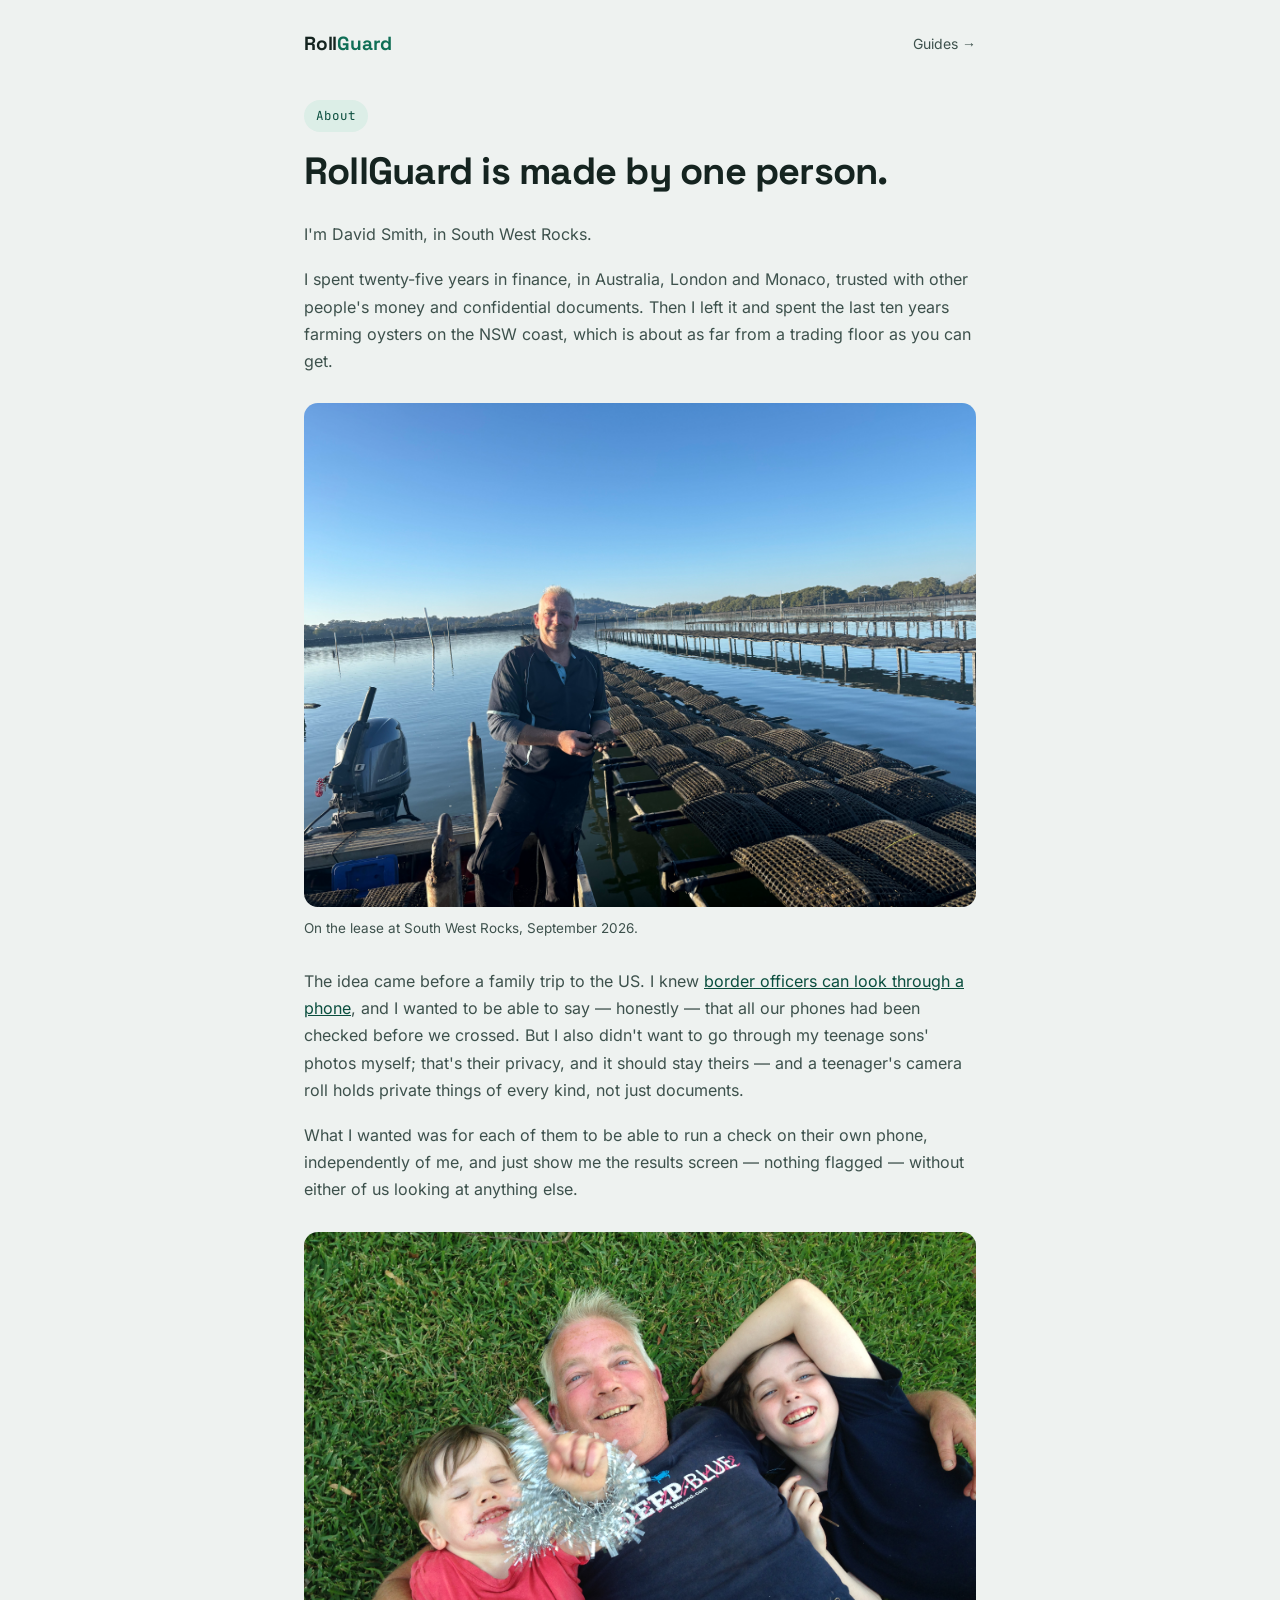
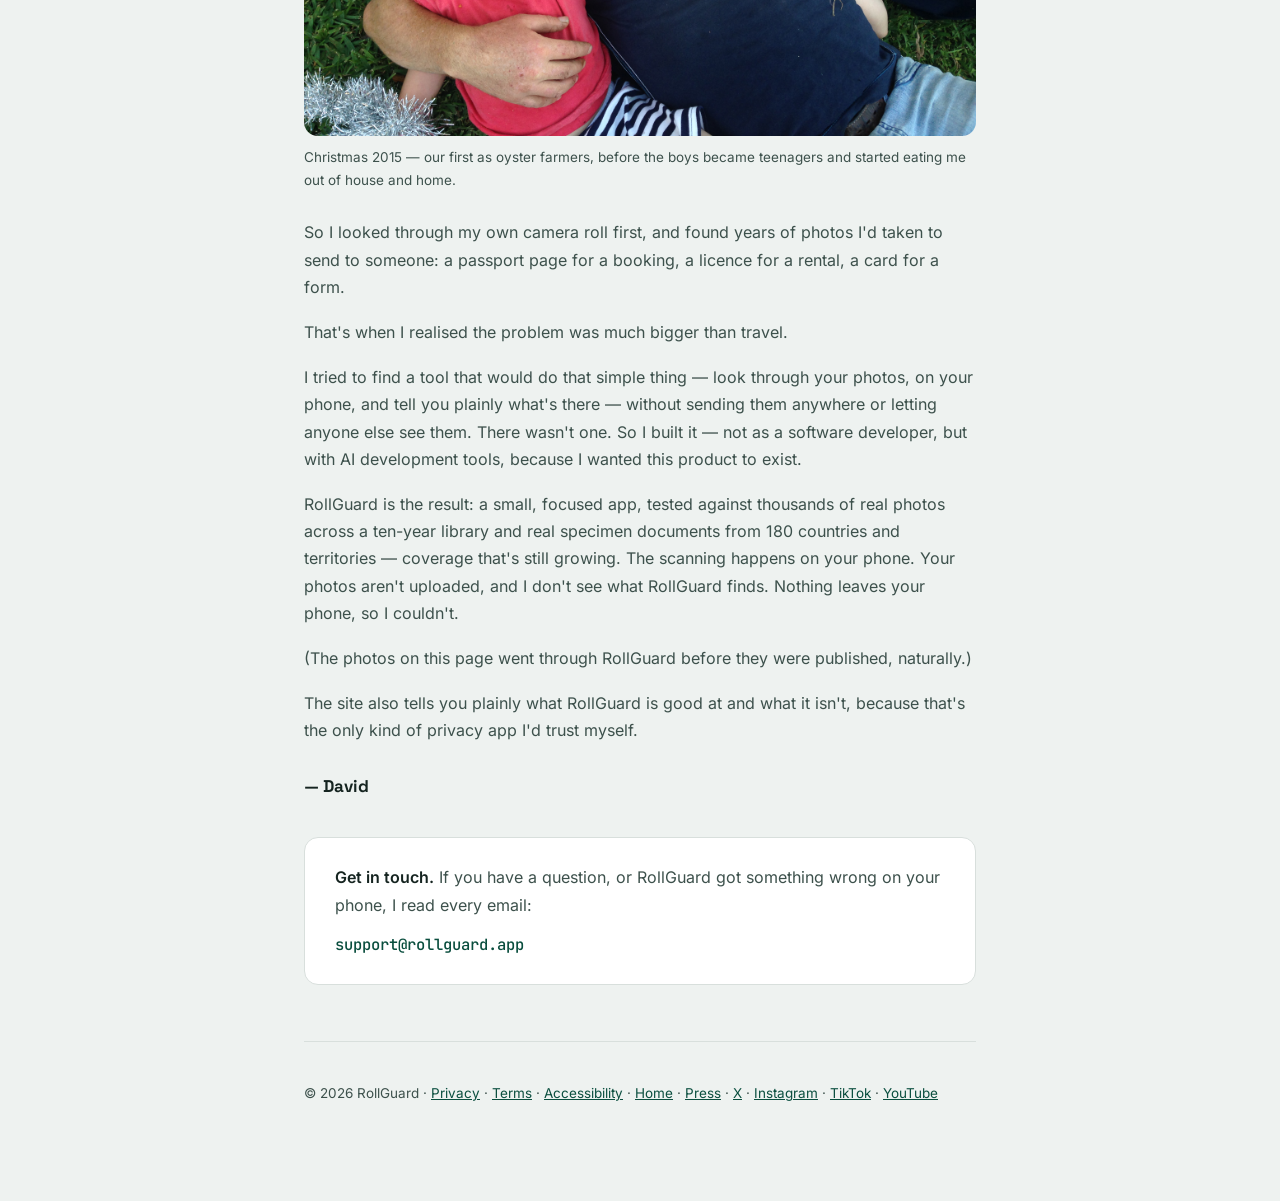
<file: about.html>
<!DOCTYPE html>
<html lang="en">
<head>
<meta charset="UTF-8">
<meta name="viewport" content="width=device-width, initial-scale=1.0">
<title>About — RollGuard</title>
<meta name="description" content="RollGuard is made by one person in South West Rocks. Twenty-five years in finance, ten farming oysters, and a family trip to the US that needed every phone checked — honestly, and by its own owner.">
<link rel="canonical" href="https://rollguard.app/about.html">
<link rel="icon" href="/favicon.ico" sizes="32x32">
<link rel="apple-touch-icon" href="/apple-touch-icon.png">
<link rel="stylesheet" href="/fonts/fonts.css">
<style>
  :root{
    --ink:#152420;
    --ink-soft:#3d514c;
    --paper:#EEF2F0;
    --card:#FFFFFF;
    --teal:#0F6E56;
    --teal-deep:#0A4E3E;
    --mint:#DCEEE7;
    --line:#D8DFDC;
    --font-display:'Space Grotesk', sans-serif;
    --font-body:'Inter', sans-serif;
    --font-mono:'JetBrains Mono', monospace;
  }
  *{box-sizing:border-box;}
  body{margin:0;background:var(--paper);color:var(--ink);font-family:var(--font-body);line-height:1.7;-webkit-font-smoothing:antialiased;}
  a{color:var(--teal-deep);}
  .wrap{max-width:720px;margin:0 auto;padding:0 24px 96px;}
  nav{max-width:720px;margin:0 auto;padding:28px 24px 0;display:flex;justify-content:space-between;align-items:center;}
  .brand{font-family:var(--font-display);font-weight:700;font-size:19px;letter-spacing:-0.01em;color:var(--ink);text-decoration:none;}
  .brand span{color:var(--teal);}
  .navlink{font-size:14px;color:var(--ink-soft);text-decoration:none;}
  .navlink:hover{color:var(--teal-deep);}
  .eyebrow{font-family:var(--font-mono);font-size:12.5px;color:var(--teal-deep);background:var(--mint);display:inline-block;padding:5px 12px;border-radius:999px;margin:40px 0 18px;}
  h1{font-family:var(--font-display);font-weight:700;font-size:clamp(28px,4.4vw,38px);letter-spacing:-0.02em;line-height:1.15;margin:0 0 28px;}
  .photo{width:100%;max-height:420px;object-fit:cover;border-radius:14px;margin:0 0 32px;display:block;}
  figure{margin:28px 0;}
  figure img{width:100%;border-radius:14px;display:block;}
  figcaption{font-size:13.5px;color:var(--ink-soft);margin-top:10px;}
  p{color:var(--ink-soft);font-size:16px;margin:0 0 18px;}
  strong{color:var(--ink);}
  .sign{font-family:var(--font-display);font-weight:700;font-size:17px;color:var(--ink);margin-top:28px;}
  .card{background:var(--card);border:1.5px solid var(--line);border-radius:14px;padding:26px 30px;margin:36px 0 0;}
  .card p{margin:0 0 12px;}
  .card p:last-child{margin:0;}
  .mail-link{font-family:var(--font-mono);font-size:15.5px;color:var(--teal-deep);text-decoration:none;font-weight:500;}
  .mail-link:hover{text-decoration:underline;}
  footer{padding:40px 0 0;border-top:1px solid var(--line);margin-top:56px;font-size:13.5px;color:var(--ink-soft);}
</style>
</head>
<body>
<nav>
  <a class="brand" href="/">Roll<span>Guard</span></a>
  <a class="navlink" href="/#guides">Guides →</a>
</nav>
<div class="wrap">
  <span class="eyebrow">About</span>
  <h1>RollGuard is made by one person.</h1>

  <p>I'm David Smith, in South West Rocks.</p>

  <p>I spent twenty-five years in finance, in Australia, London and Monaco, trusted with other people's money and confidential documents. Then I left it and spent the last ten years farming oysters on the NSW coast, which is about as far from a trading floor as you can get.</p>

  <figure>
    <img src="/images/about-on-the-water.jpg" alt="David Smith on his boat at the oyster lease, South West Rocks" loading="lazy" onerror="this.parentElement.style.display='none'">
    <figcaption>On the lease at South West Rocks, September 2026.</figcaption>
  </figure>

  <p>The idea came before a family trip to the US. I knew <a href="/guides/can-border-officers-search-my-phone.html">border officers can look through a phone</a>, and I wanted to be able to say — honestly — that all our phones had been checked before we crossed. But I also didn't want to go through my teenage sons' photos myself; that's their privacy, and it should stay theirs — and a teenager's camera roll holds private things of every kind, not just documents.</p>

  <p>What I wanted was for each of them to be able to run a check on their own phone, independently of me, and just show me the results screen — nothing flagged — without either of us looking at anything else.</p>

  <figure>
    <img src="/images/about-christmas-2015.jpg" alt="David lying on the grass with his two young sons, Christmas tinsel in hand" loading="lazy" onerror="this.parentElement.style.display='none'">
    <figcaption>Christmas 2015 — our first as oyster farmers, before the boys became teenagers and started eating me out of house and home.</figcaption>
  </figure>

  <p>So I looked through my own camera roll first, and found years of photos I'd taken to send to someone: a passport page for a booking, a licence for a rental, a card for a form.</p>

  <p>That's when I realised the problem was much bigger than travel.</p>

  <p>I tried to find a tool that would do that simple thing — look through your photos, on your phone, and tell you plainly what's there — without sending them anywhere or letting anyone else see them. There wasn't one. So I built it — not as a software developer, but with AI development tools, because I wanted this product to exist.</p>

  <p>RollGuard is the result: a small, focused app, tested against thousands of real photos across a ten-year library and real specimen documents from 180 countries and territories — coverage that's still growing. The scanning happens on your phone. Your photos aren't uploaded, and I don't see what RollGuard finds. Nothing leaves your phone, so I couldn't.</p>

  <p>(The photos on this page went through RollGuard before they were published, naturally.)</p>

  <p>The site also tells you plainly what RollGuard is good at and what it isn't, because that's the only kind of privacy app I'd trust myself.</p>

  <p class="sign">— David</p>

  <div class="card">
    <p><strong>Get in touch.</strong> If you have a question, or RollGuard got something wrong on your phone, I read every email:</p>
    <p><a class="mail-link" href="mailto:support@rollguard.app">support@rollguard.app</a></p>
  </div>

  <footer>
    © 2026 RollGuard · <a href="/privacy.html">Privacy</a> · <a href="/terms.html">Terms</a> · <a href="/accessibility.html">Accessibility</a> · <a href="/">Home</a> · <a href="/press.html">Press</a> · <a href="https://x.com/rollguardapp" target="_blank" rel="noopener">X</a> · <a href="https://instagram.com/rollguardapp" target="_blank" rel="noopener">Instagram</a> · <a href="https://tiktok.com/@rollguardapp" target="_blank" rel="noopener">TikTok</a> · <a href="https://youtube.com/@rollguardapp" target="_blank" rel="noopener">YouTube</a>
  </footer>
</div>
</body>
</html>
</file>
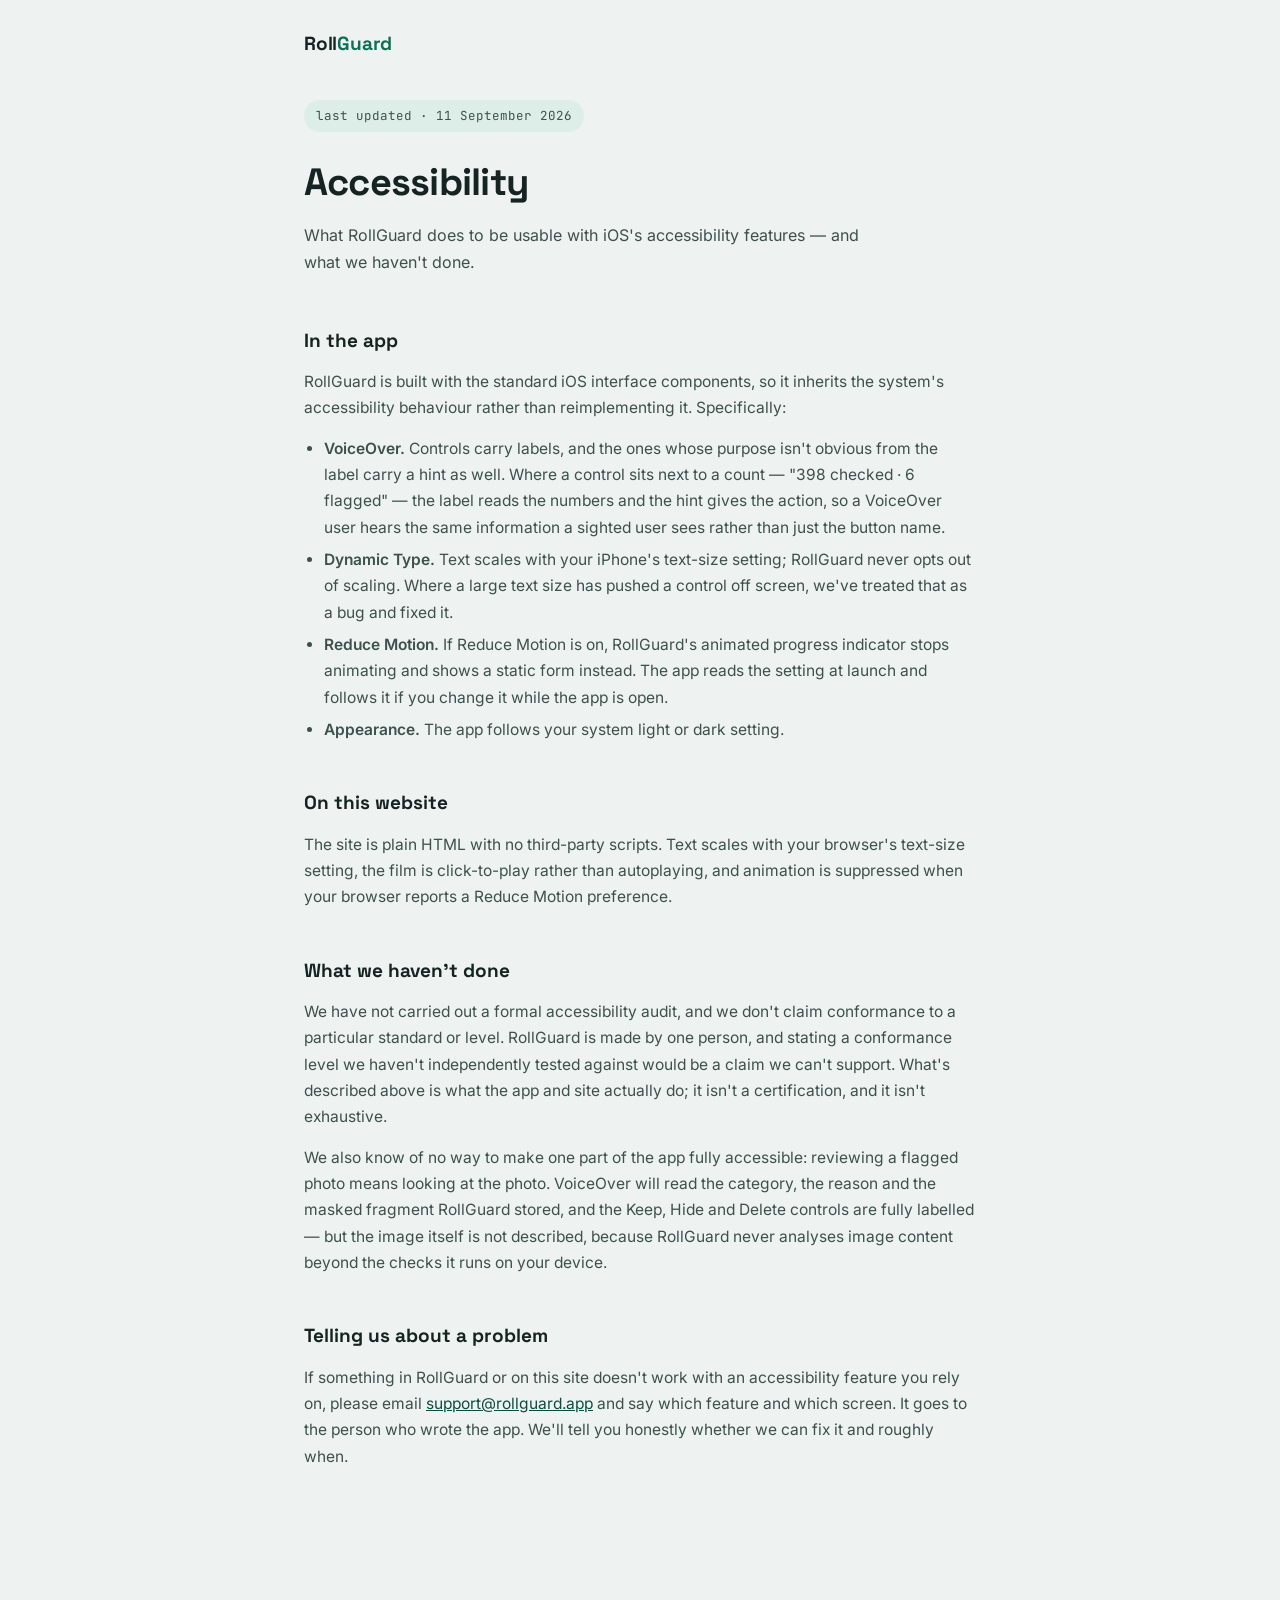
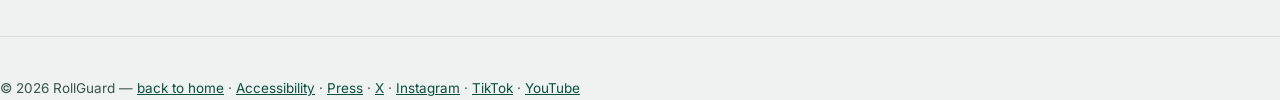
<file: accessibility.html>
<!DOCTYPE html>
<html lang="en">
<head>
<meta charset="UTF-8">
<meta name="viewport" content="width=device-width, initial-scale=1.0">
<title>Accessibility — RollGuard</title>
<meta name="description" content="How RollGuard supports VoiceOver, Dynamic Type, Reduce Motion and system appearance — what we do, what we have not done, and how to tell us about a problem.">
<link rel="canonical" href="https://rollguard.app/accessibility.html">
<link rel="icon" href="/favicon.ico" sizes="32x32">
<link rel="apple-touch-icon" href="/apple-touch-icon.png">
<link rel="stylesheet" href="/fonts/fonts.css">
<style>
  :root{
    --ink:#152420;
    --ink-soft:#3d514c;
    --paper:#EEF2F0;
    --card:#FFFFFF;
    --teal:#0F6E56;
    --teal-deep:#0A4E3E;
    --mint:#DCEEE7;
    --line:#D8DFDC;
    --font-display:'Space Grotesk', sans-serif;
    --font-body:'Inter', sans-serif;
    --font-mono:'JetBrains Mono', monospace;
  }
  *{box-sizing:border-box;}
  body{
    margin:0;background:var(--paper);color:var(--ink);
    font-family:var(--font-body);line-height:1.7;-webkit-font-smoothing:antialiased;
  }
  a{color:var(--teal-deep);}
  .wrap{max-width:720px;margin:0 auto;padding:0 24px 96px;}
  nav{max-width:720px;margin:0 auto;padding:28px 24px 0;}
  .brand{font-family:var(--font-display);font-weight:700;font-size:19px;letter-spacing:-0.01em;color:var(--ink);text-decoration:none;}
  .brand span{color:var(--teal);}
  .updated{
    font-family:var(--font-mono);font-size:12.5px;color:var(--ink-soft);
    background:var(--mint);display:inline-block;padding:5px 12px;border-radius:999px;
    margin:40px 0 18px;
  }
  h1{font-family:var(--font-display);font-weight:700;font-size:clamp(28px,4.4vw,38px);
    letter-spacing:-0.02em;margin:0 0 8px;}
  .lede{color:var(--ink-soft);font-size:16px;max-width:56ch;margin:0 0 48px;}
  h2{font-family:var(--font-display);font-weight:700;font-size:19px;margin:44px 0 12px;}
  p{color:var(--ink-soft);font-size:15.5px;margin:0 0 14px;}
  .card{background:var(--card);border:1.5px solid var(--line);border-radius:14px;padding:26px 30px;margin:20px 0;}
  .card p{margin:0;}
  ul{color:var(--ink-soft);font-size:15.5px;padding-left:20px;margin:0 0 14px;}
  li{margin-bottom:6px;}
  .mail-link{font-family:var(--font-mono);font-size:15.5px;color:var(--teal-deep);text-decoration:none;font-weight:500;}
  .mail-link:hover{text-decoration:underline;}
  footer{padding:40px 0 0;border-top:1px solid var(--line);margin-top:56px;
    font-size:13.5px;color:var(--ink-soft);}
</style>
</head>
<body>

<nav><a class="brand" href="/">Roll<span>Guard</span></a></nav>

<div class="wrap">
  <span class="updated">last updated · 11 September 2026</span>
  <h1>Accessibility</h1>
  <p class="lede">What RollGuard does to be usable with iOS's accessibility features — and what we haven't done.</p>

  <h2>In the app</h2>
  <p>RollGuard is built with the standard iOS interface components, so it inherits the system's accessibility behaviour rather than reimplementing it. Specifically:</p>
  <ul>
    <li><strong>VoiceOver.</strong> Controls carry labels, and the ones whose purpose isn't obvious from the label carry a hint as well. Where a control sits next to a count — "398 checked · 6 flagged" — the label reads the numbers and the hint gives the action, so a VoiceOver user hears the same information a sighted user sees rather than just the button name.</li>
    <li><strong>Dynamic Type.</strong> Text scales with your iPhone's text-size setting; RollGuard never opts out of scaling. Where a large text size has pushed a control off screen, we've treated that as a bug and fixed it.</li>
    <li><strong>Reduce Motion.</strong> If Reduce Motion is on, RollGuard's animated progress indicator stops animating and shows a static form instead. The app reads the setting at launch and follows it if you change it while the app is open.</li>
    <li><strong>Appearance.</strong> The app follows your system light or dark setting.</li>
  </ul>

  <h2>On this website</h2>
  <p>The site is plain HTML with no third-party scripts. Text scales with your browser's text-size setting, the film is click-to-play rather than autoplaying, and animation is suppressed when your browser reports a Reduce Motion preference.</p>

  <h2>What we haven't done</h2>
  <p>We have not carried out a formal accessibility audit, and we don't claim conformance to a particular standard or level. RollGuard is made by one person, and stating a conformance level we haven't independently tested against would be a claim we can't support. What's described above is what the app and site actually do; it isn't a certification, and it isn't exhaustive.</p>
  <p>We also know of no way to make one part of the app fully accessible: reviewing a flagged photo means looking at the photo. VoiceOver will read the category, the reason and the masked fragment RollGuard stored, and the Keep, Hide and Delete controls are fully labelled — but the image itself is not described, because RollGuard never analyses image content beyond the checks it runs on your device.</p>

  <h2>Telling us about a problem</h2>
  <p>If something in RollGuard or on this site doesn't work with an accessibility feature you rely on, please email <a href="mailto:support@rollguard.app">support@rollguard.app</a> and say which feature and which screen. It goes to the person who wrote the app. We'll tell you honestly whether we can fix it and roughly when.</p>
</div>

<footer>
    © 2026 RollGuard — <a href="/">back to home</a> · <a href="/accessibility.html">Accessibility</a> · <a href="/press.html">Press</a> · <a href="https://x.com/rollguardapp" target="_blank" rel="noopener">X</a> · <a href="https://instagram.com/rollguardapp" target="_blank" rel="noopener">Instagram</a> · <a href="https://tiktok.com/@rollguardapp" target="_blank" rel="noopener">TikTok</a> · <a href="https://youtube.com/@rollguardapp" target="_blank" rel="noopener">YouTube</a>
  </footer>
</div>

</body>
</html>
</file>
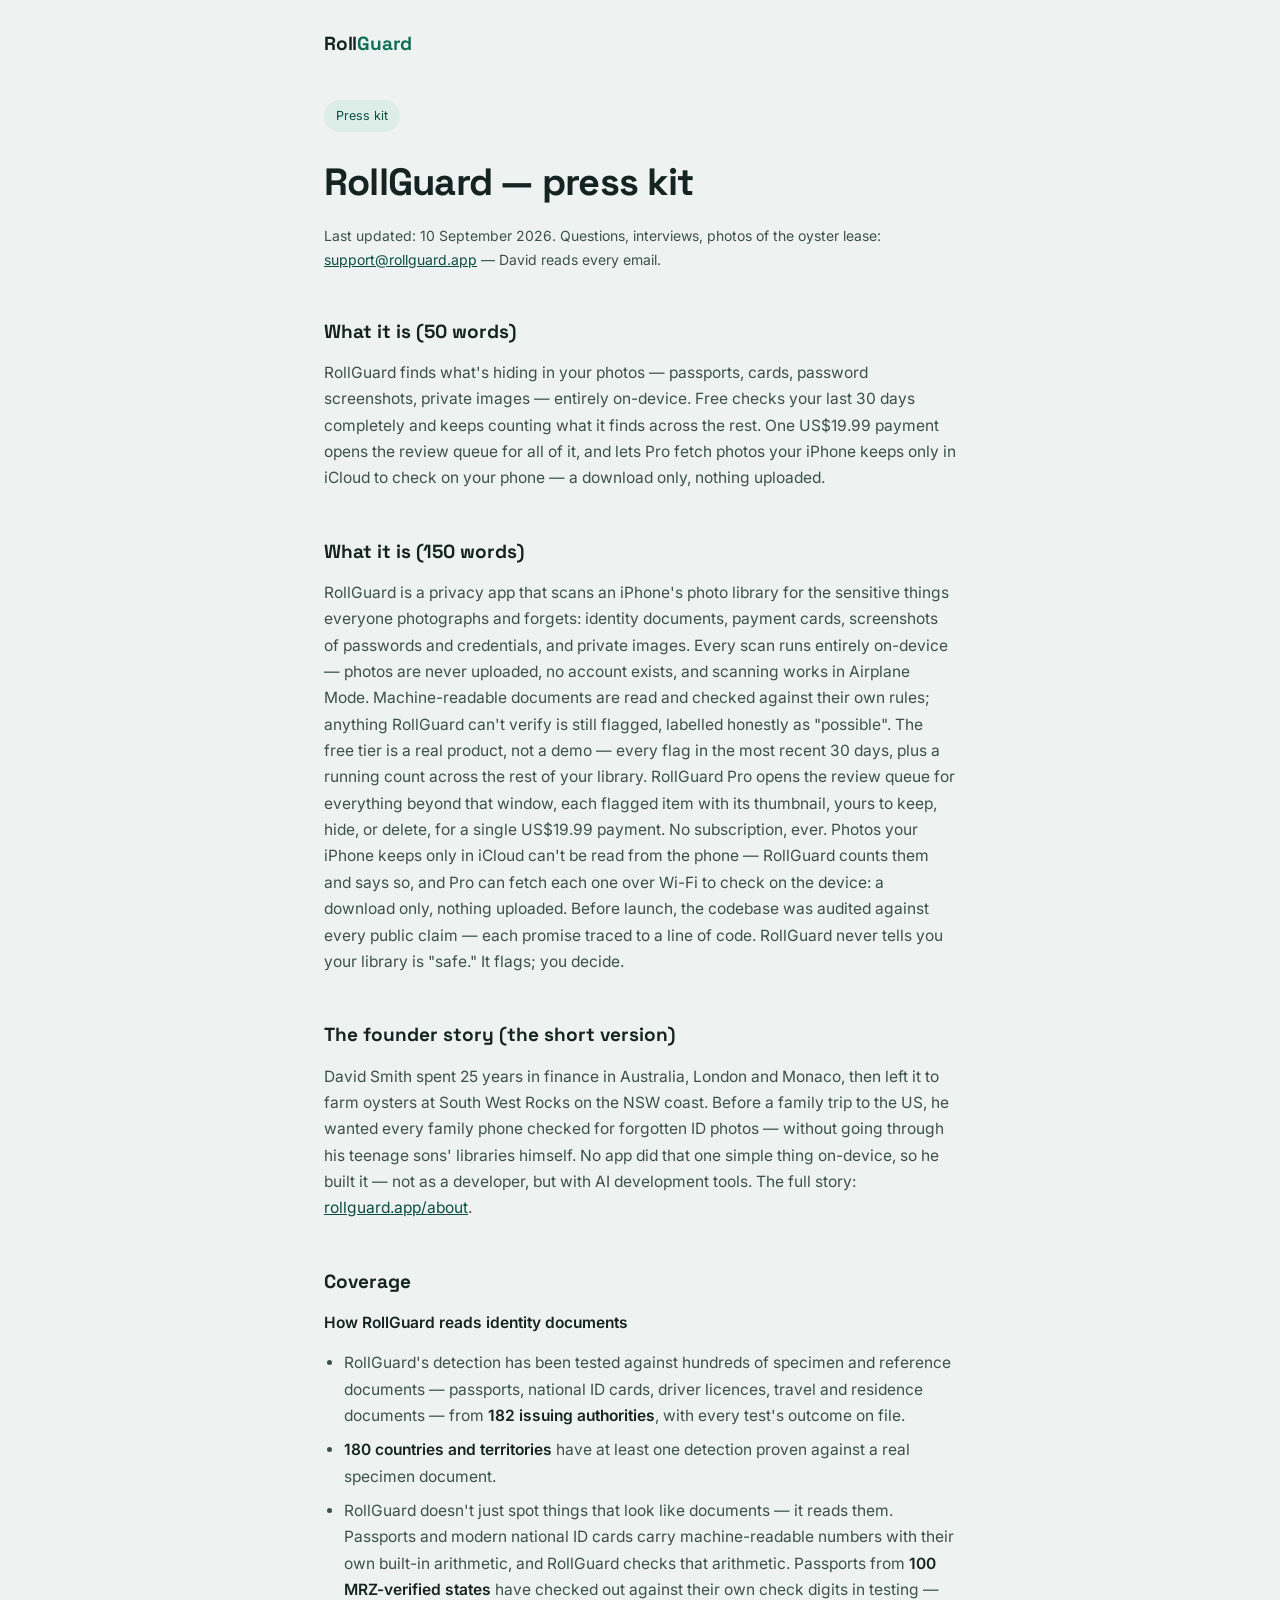
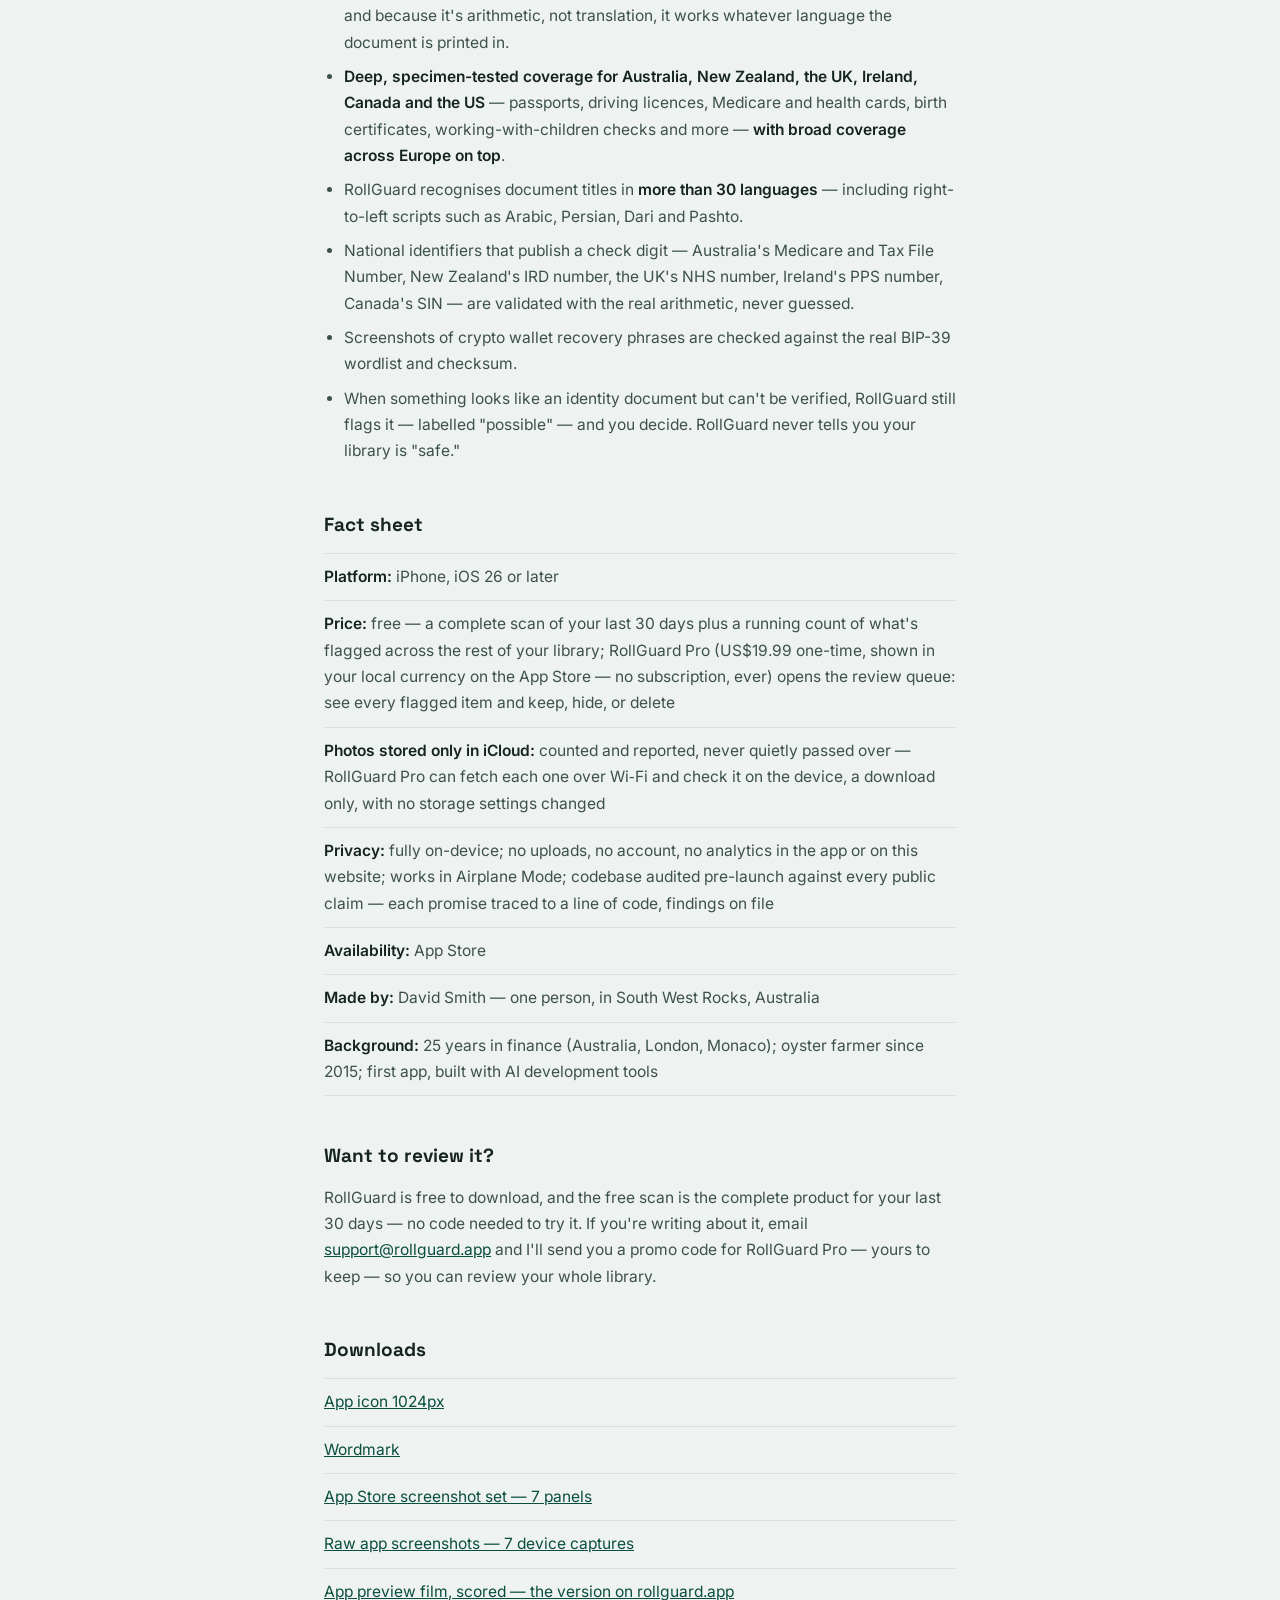
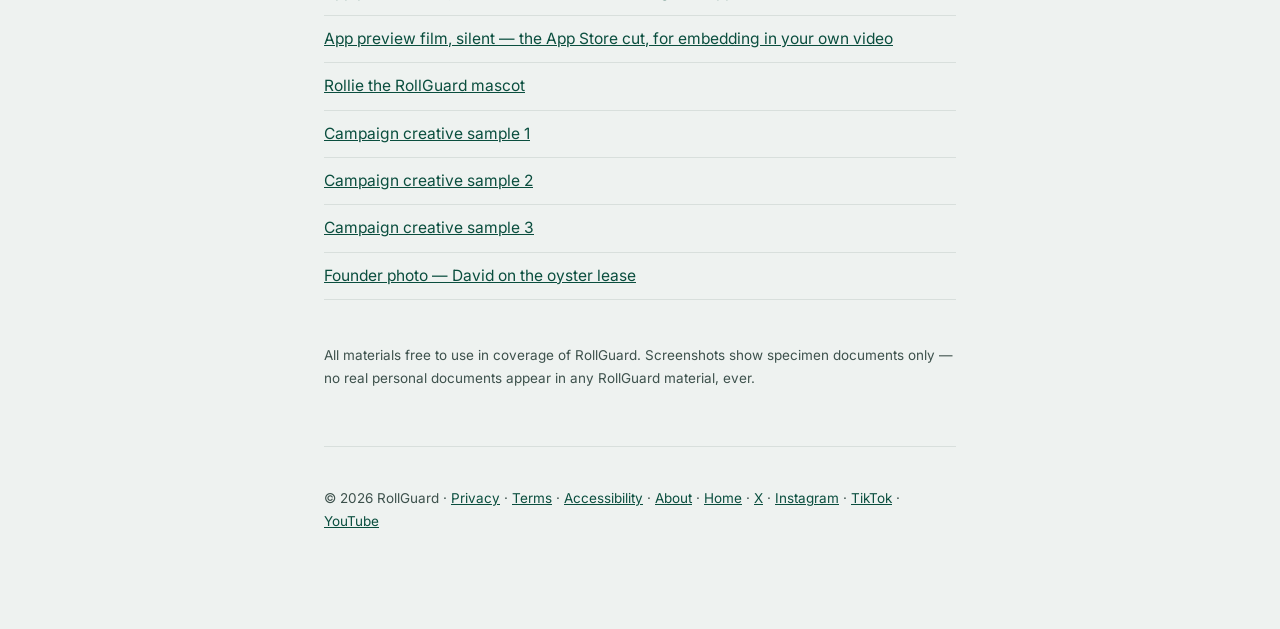
<file: press.html>
<!DOCTYPE html>
<html lang="en">
<head>
<meta charset="UTF-8">
<meta name="viewport" content="width=device-width, initial-scale=1.0">
<title>Press kit — RollGuard</title>
<meta name="description" content="RollGuard press kit — what it is in 50 and 150 words, the founder story, coverage, a fact sheet, and downloadable assets.">
<link rel="canonical" href="https://rollguard.app/press.html">
<link rel="icon" href="/favicon.ico" sizes="32x32">
<link rel="apple-touch-icon" href="/apple-touch-icon.png">
<link rel="stylesheet" href="/fonts/fonts.css">
<style>
  :root{
    --ink:#152420;
    --ink-soft:#3d514c;
    --paper:#EEF2F0;
    --card:#FFFFFF;
    --teal:#0F6E56;
    --teal-deep:#0A4E3E;
    --mint:#DCEEE7;
    --line:#D8DFDC;
  }
  *{box-sizing:border-box;}
  body{margin:0;background:var(--paper);color:var(--ink);font-family:"Inter",system-ui,sans-serif;line-height:1.7;-webkit-font-smoothing:antialiased;}
  h1,h2,.brand{font-family:"Space Grotesk","Inter",system-ui,sans-serif;}
  a{color:var(--teal-deep);}
  .wrap{max-width:680px;margin:0 auto;padding:0 24px 96px;}
  nav{max-width:680px;margin:0 auto;padding:28px 24px 0;}
  .brand{font-weight:700;font-size:19px;letter-spacing:-0.01em;color:var(--ink);text-decoration:none;}
  .brand span{color:var(--teal);}
  .eyebrow{font-size:12.5px;color:var(--teal-deep);background:var(--mint);display:inline-block;padding:5px 12px;border-radius:999px;margin:40px 0 18px;}
  h1{font-weight:700;font-size:clamp(28px,4.4vw,38px);letter-spacing:-0.02em;margin:0 0 10px;}
  .quiet{color:var(--ink-soft);font-size:14px;margin:0 0 44px;}
  h2{font-weight:700;font-size:19px;margin:44px 0 12px;}
  p{color:var(--ink-soft);font-size:15.5px;margin:0 0 14px;}
  strong{color:var(--ink);}
  ul{color:var(--ink-soft);font-size:15.5px;padding-left:20px;margin:0 0 14px;}
  li{margin-bottom:8px;}
  .facts,.downloads{list-style:none;padding:0;margin:0 0 14px;}
  .facts li,.downloads li{padding:10px 0;border-bottom:1px solid var(--line);margin:0;}
  .facts li:first-child,.downloads li:first-child{border-top:1.5px solid var(--line);}
  .closer{font-size:13.5px;color:var(--ink-soft);margin-top:44px;}
  footer{padding:40px 0 0;border-top:1px solid var(--line);margin-top:56px;font-size:13.5px;color:var(--ink-soft);}
</style>
</head>
<body>
<nav><a class="brand" href="/">Roll<span>Guard</span></a></nav>
<div class="wrap">
  <span class="eyebrow">Press kit</span>
  <h1>RollGuard — press kit</h1>
  <p class="quiet">Last updated: 10 September 2026. Questions, interviews, photos of the oyster lease: <a href="mailto:support@rollguard.app">support@rollguard.app</a> — David reads every email.</p>

  <h2>What it is (50 words)</h2>
  <p>RollGuard finds what's hiding in your photos — passports, cards, password screenshots, private images — entirely on-device. Free checks your last 30 days completely and keeps counting what it finds across the rest. One US$19.99 payment opens the review queue for all of it, and lets Pro fetch photos your iPhone keeps only in iCloud to check on your phone — a download only, nothing uploaded.</p>

  <h2>What it is (150 words)</h2>
  <p>RollGuard is a privacy app that scans an iPhone's photo library for the sensitive things everyone photographs and forgets: identity documents, payment cards, screenshots of passwords and credentials, and private images. Every scan runs entirely on-device — photos are never uploaded, no account exists, and scanning works in Airplane Mode. Machine-readable documents are read and checked against their own rules; anything RollGuard can't verify is still flagged, labelled honestly as "possible". The free tier is a real product, not a demo — every flag in the most recent 30 days, plus a running count across the rest of your library. RollGuard Pro opens the review queue for everything beyond that window, each flagged item with its thumbnail, yours to keep, hide, or delete, for a single US$19.99 payment. No subscription, ever. Photos your iPhone keeps only in iCloud can't be read from the phone — RollGuard counts them and says so, and Pro can fetch each one over Wi-Fi to check on the device: a download only, nothing uploaded. Before launch, the codebase was audited against every public claim — each promise traced to a line of code. RollGuard never tells you your library is "safe." It flags; you decide.</p>

  <h2>The founder story (the short version)</h2>
  <p>David Smith spent 25 years in finance in Australia, London and Monaco, then left it to farm oysters at South West Rocks on the NSW coast. Before a family trip to the US, he wanted every family phone checked for forgotten ID photos — without going through his teenage sons' libraries himself. No app did that one simple thing on-device, so he built it — not as a developer, but with AI development tools. The full story: <a href="/about.html">rollguard.app/about</a>.</p>

  <h2>Coverage</h2>
  <p><strong>How RollGuard reads identity documents</strong></p>
  <ul>
    <li>RollGuard's detection has been tested against hundreds of specimen and reference documents — passports, national ID cards, driver licences, travel and residence documents — from <strong>182 issuing authorities</strong>, with every test's outcome on file.</li>
    <li><strong>180 countries and territories</strong> have at least one detection proven against a real specimen document.</li>
    <li>RollGuard doesn't just spot things that look like documents — it reads them. Passports and modern national ID cards carry machine-readable numbers with their own built-in arithmetic, and RollGuard checks that arithmetic. Passports from <strong>100 MRZ-verified states</strong> have checked out against their own check digits in testing — and because it's arithmetic, not translation, it works whatever language the document is printed in.</li>
    <li><strong>Deep, specimen-tested coverage for Australia, New Zealand, the UK, Ireland, Canada and the US</strong> — passports, driving licences, Medicare and health cards, birth certificates, working-with-children checks and more — <strong>with broad coverage across Europe on top</strong>.</li>
    <li>RollGuard recognises document titles in <strong>more than 30 languages</strong> — including right-to-left scripts such as Arabic, Persian, Dari and Pashto.</li>
    <li>National identifiers that publish a check digit — Australia's Medicare and Tax File Number, New Zealand's IRD number, the UK's NHS number, Ireland's PPS number, Canada's SIN — are validated with the real arithmetic, never guessed.</li>
    <li>Screenshots of crypto wallet recovery phrases are checked against the real BIP-39 wordlist and checksum.</li>
    <li>When something looks like an identity document but can't be verified, RollGuard still flags it — labelled "possible" — and you decide. RollGuard never tells you your library is "safe."</li>
  </ul>

  <h2>Fact sheet</h2>
  <ul class="facts">
    <li><strong>Platform:</strong> iPhone, iOS 26 or later</li>
    <li><strong>Price:</strong> free — a complete scan of your last 30 days plus a running count of what's flagged across the rest of your library; RollGuard Pro (US$19.99 one-time, shown in your local currency on the App Store — no subscription, ever) opens the review queue: see every flagged item and keep, hide, or delete</li>
    <li><strong>Photos stored only in iCloud:</strong> counted and reported, never quietly passed over — RollGuard Pro can fetch each one over Wi‑Fi and check it on the device, a download only, with no storage settings changed</li>
    <li><strong>Privacy:</strong> fully on-device; no uploads, no account, no analytics in the app or on this website; works in Airplane Mode; codebase audited pre-launch against every public claim — each promise traced to a line of code, findings on file</li>
    <li><strong>Availability:</strong> App Store</li>
    <li><strong>Made by:</strong> David Smith — one person, in South West Rocks, Australia</li>
    <li><strong>Background:</strong> 25 years in finance (Australia, London, Monaco); oyster farmer since 2015; first app, built with AI development tools</li>
  </ul>

  <h2>Want to review it?</h2>
  <p>RollGuard is free to download, and the free scan is the complete product for your last 30 days — no code needed to try it. If you're writing about it, email <a href="mailto:support@rollguard.app">support@rollguard.app</a> and I'll send you a promo code for RollGuard Pro — yours to keep — so you can review your whole library.</p>

  <h2>Downloads</h2>
  <ul class="downloads">
    <li><a href="/press-kit/icon-1024.png">App icon 1024px</a></li>
    <li><a href="/press-kit/wordmark.png">Wordmark</a></li>
    <li><a href="/press-kit/panels-v6.zip">App Store screenshot set — 7 panels</a></li>
    <li><a href="/press-kit/screenshots-v5.zip">Raw app screenshots — 7 device captures</a></li>
    <li><a href="/press-kit/rollguard-preview-scored.mp4">App preview film, scored — the version on rollguard.app</a></li>
    <li><a href="/press-kit/rollguard-preview.mp4">App preview film, silent — the App Store cut, for embedding in your own video</a></li>
    <li><a href="/press-kit/rollie.png">Rollie the RollGuard mascot</a></li>
    <li><a href="/press-kit/rgm005.png">Campaign creative sample 1</a></li>
    <li><a href="/press-kit/rgm006.png">Campaign creative sample 2</a></li>
    <li><a href="/press-kit/rgm007.png">Campaign creative sample 3</a></li>
    <li><a href="/press-kit/founder-photo.jpg">Founder photo — David on the oyster lease</a></li>
  </ul>

  <p class="closer">All materials free to use in coverage of RollGuard. Screenshots show specimen documents only — no real personal documents appear in any RollGuard material, ever.</p>

  <footer>
    © 2026 RollGuard · <a href="/privacy.html">Privacy</a> · <a href="/terms.html">Terms</a> · <a href="/accessibility.html">Accessibility</a> · <a href="/about.html">About</a> · <a href="/">Home</a> · <a href="https://x.com/rollguardapp" target="_blank" rel="noopener">X</a> · <a href="https://instagram.com/rollguardapp" target="_blank" rel="noopener">Instagram</a> · <a href="https://tiktok.com/@rollguardapp" target="_blank" rel="noopener">TikTok</a> · <a href="https://youtube.com/@rollguardapp" target="_blank" rel="noopener">YouTube</a>
  </footer>
</div>
</body>
</html>
</file>
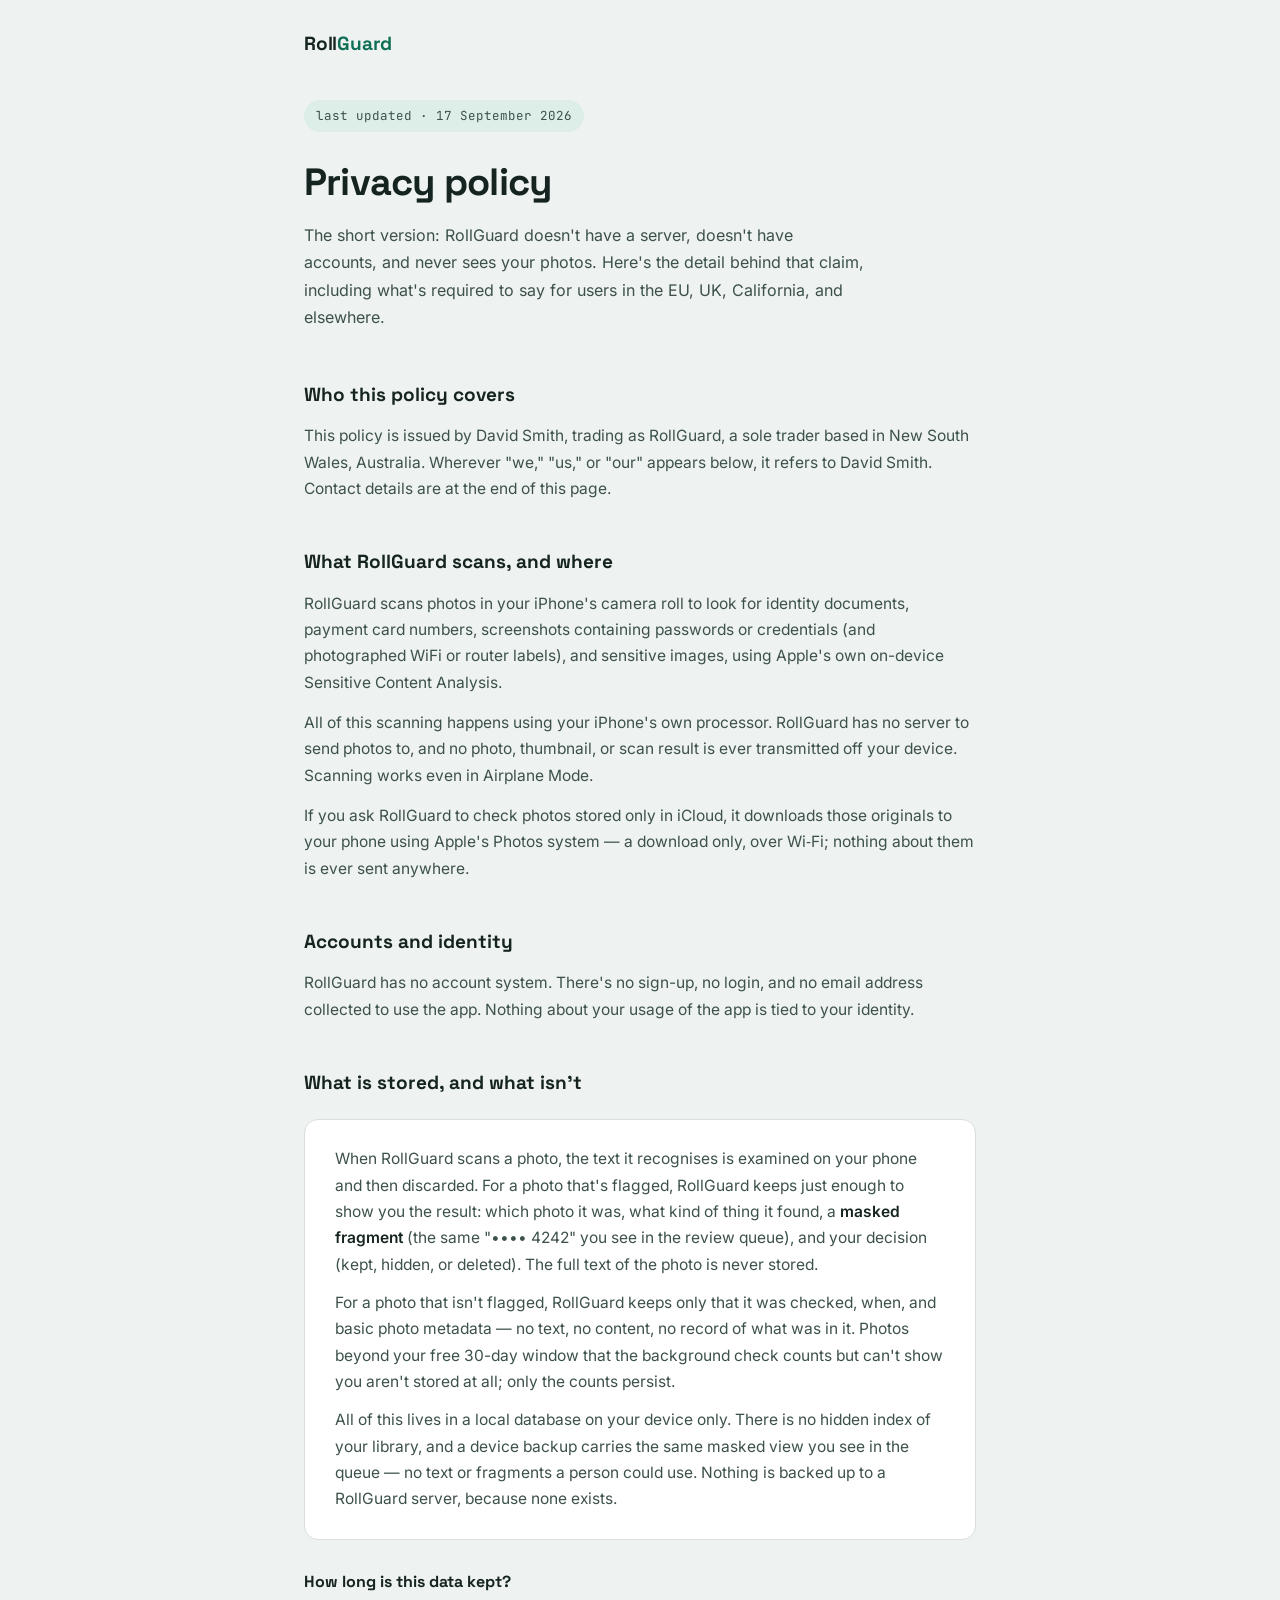
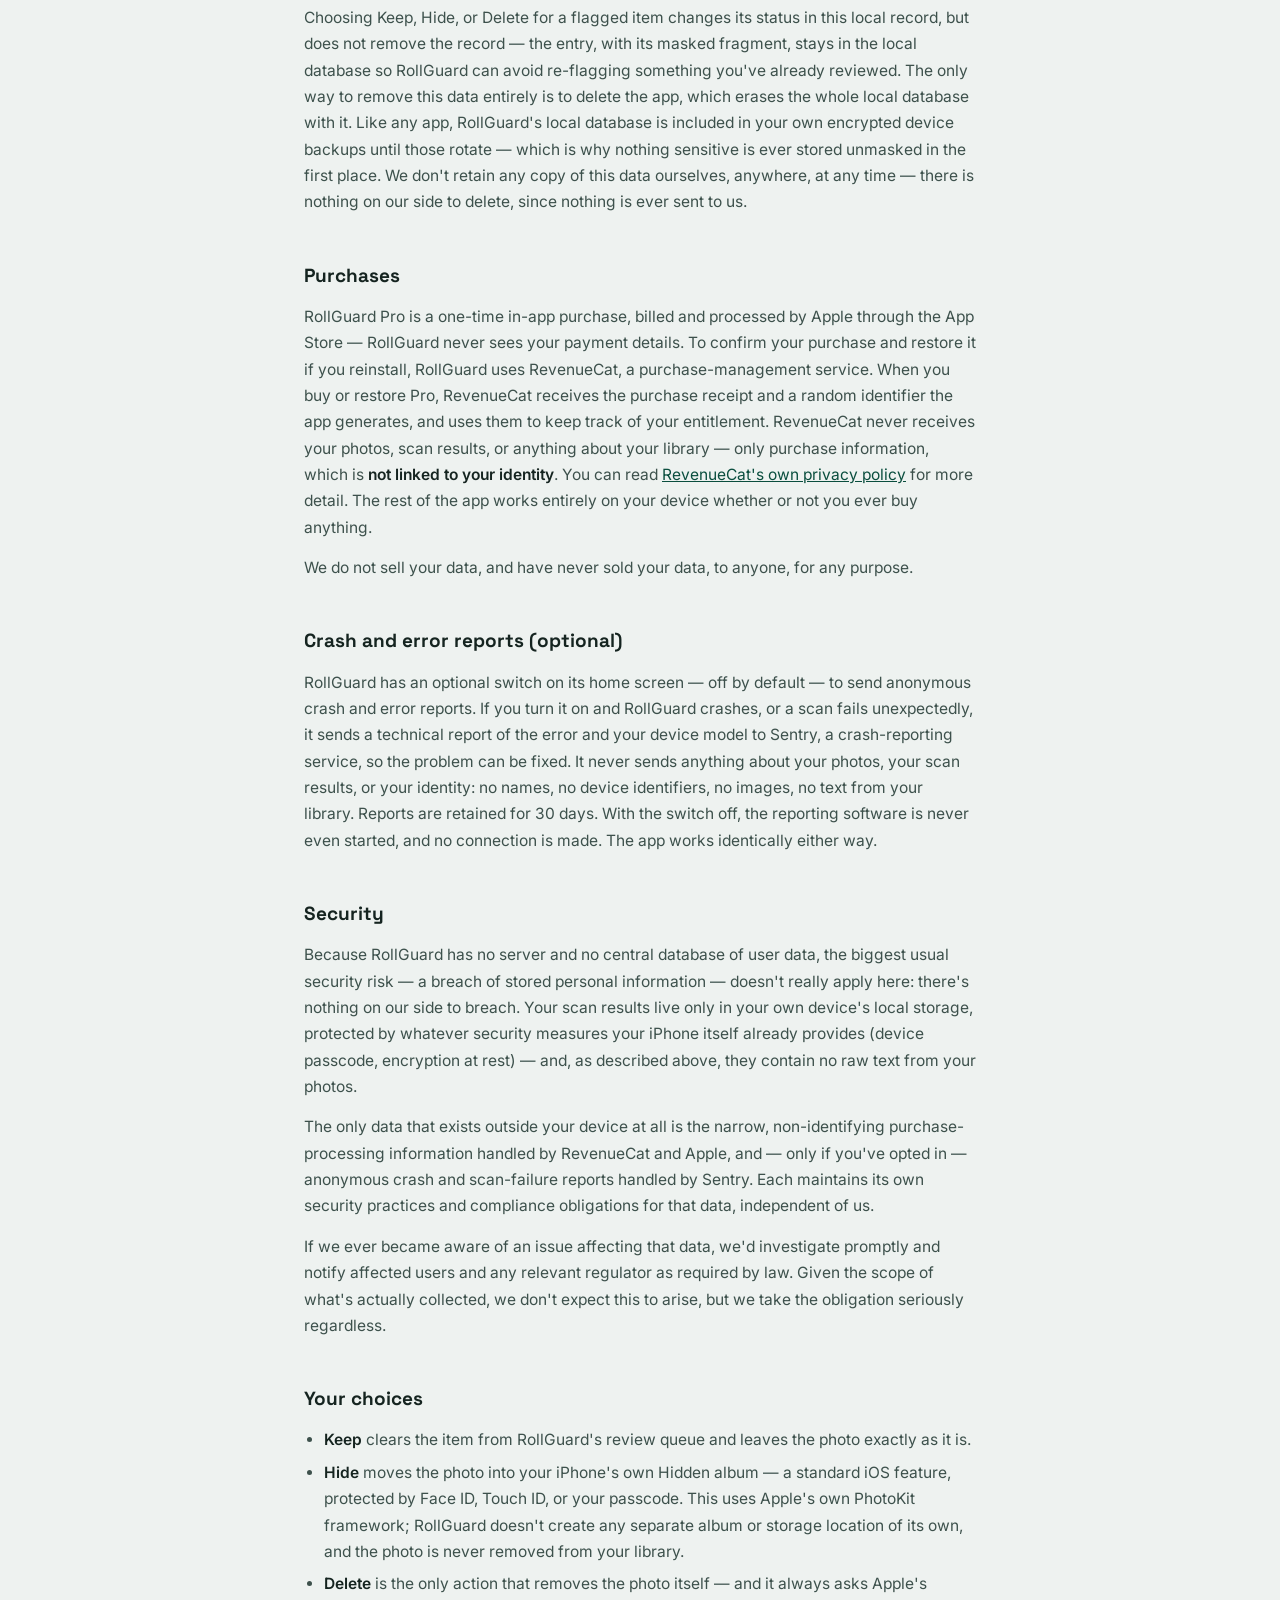
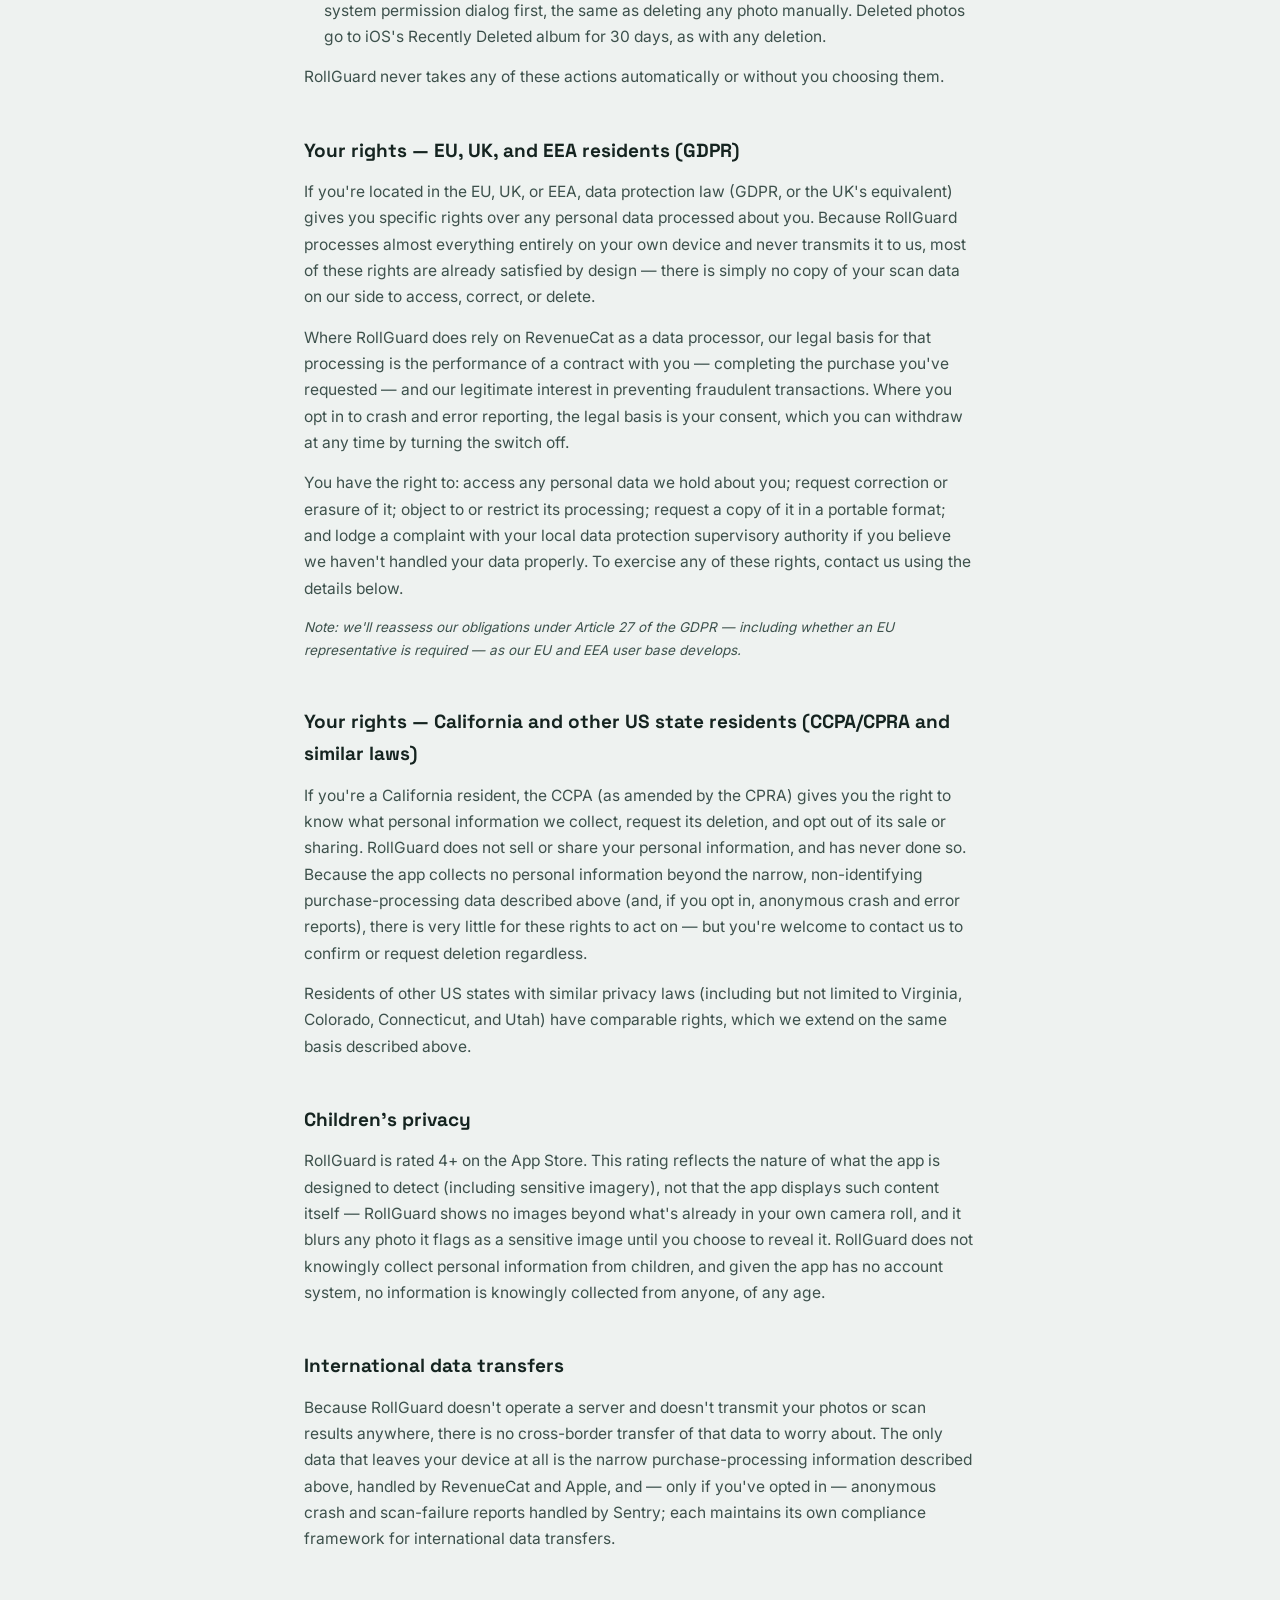
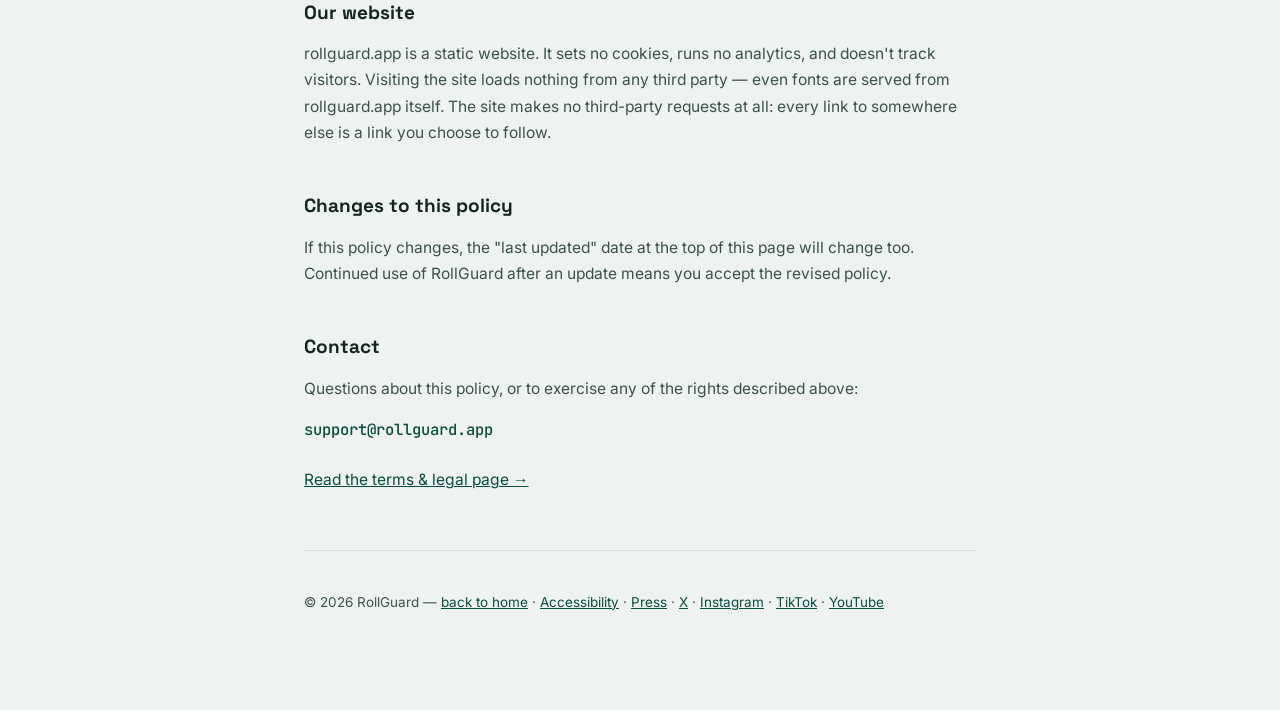
<file: privacy.html>
<!DOCTYPE html>
<html lang="en">
<head>
<meta charset="UTF-8">
<meta name="viewport" content="width=device-width, initial-scale=1.0">
<title>Privacy Policy — RollGuard</title>
<meta name="description" content="RollGuard's privacy policy — what the app does and doesn't collect, and how on-device scanning works.">
<link rel="canonical" href="https://rollguard.app/privacy.html">
<link rel="icon" href="/favicon.ico" sizes="32x32">
<link rel="apple-touch-icon" href="/apple-touch-icon.png">
<link rel="stylesheet" href="/fonts/fonts.css">
<style>
  :root{
    --ink:#152420;
    --ink-soft:#3d514c;
    --paper:#EEF2F0;
    --card:#FFFFFF;
    --teal:#0F6E56;
    --teal-deep:#0A4E3E;
    --mint:#DCEEE7;
    --line:#D8DFDC;
    --font-display:'Space Grotesk', sans-serif;
    --font-body:'Inter', sans-serif;
    --font-mono:'JetBrains Mono', monospace;
  }
  *{box-sizing:border-box;}
  body{
    margin:0;background:var(--paper);color:var(--ink);
    font-family:var(--font-body);line-height:1.7;-webkit-font-smoothing:antialiased;
  }
  a{color:var(--teal-deep);}
  .wrap{max-width:720px;margin:0 auto;padding:0 24px 96px;}
  nav{max-width:720px;margin:0 auto;padding:28px 24px 0;}
  .brand{font-family:var(--font-display);font-weight:700;font-size:19px;letter-spacing:-0.01em;color:var(--ink);text-decoration:none;}
  .brand span{color:var(--teal);}
  .updated{
    font-family:var(--font-mono);font-size:12.5px;color:var(--ink-soft);
    background:var(--mint);display:inline-block;padding:5px 12px;border-radius:999px;
    margin:40px 0 18px;
  }
  h1{font-family:var(--font-display);font-weight:700;font-size:clamp(28px,4.4vw,38px);
    letter-spacing:-0.02em;margin:0 0 8px;}
  .lede{color:var(--ink-soft);font-size:16px;max-width:56ch;margin:0 0 48px;}
  h2{font-family:var(--font-display);font-weight:700;font-size:19px;margin:44px 0 12px;}
  h3{font-family:var(--font-display);font-weight:700;font-size:16px;margin:28px 0 10px;}
  p{color:var(--ink-soft);font-size:15.5px;margin:0 0 14px;}
  .card{background:var(--card);border:1.5px solid var(--line);border-radius:14px;padding:26px 30px;margin:20px 0;}
  .card p{margin:0 0 12px;}
  .card p:last-child{margin:0;}
  ul{color:var(--ink-soft);font-size:15.5px;padding-left:20px;margin:0 0 14px;}
  li{margin-bottom:6px;}
  strong{color:var(--ink);}
  .mail-link{font-family:var(--font-mono);font-size:15.5px;color:var(--teal-deep);text-decoration:none;font-weight:500;}
  .mail-link:hover{text-decoration:underline;}
  table{width:100%;border-collapse:collapse;margin:0 0 14px;font-size:14.5px;}
  th{text-align:left;color:var(--ink);font-family:var(--font-display);font-weight:700;font-size:13.5px;padding:8px 12px 8px 0;border-bottom:1.5px solid var(--line);}
  td{color:var(--ink-soft);padding:10px 12px 10px 0;border-bottom:1px solid var(--line);vertical-align:top;}
  footer{padding:40px 0 0;border-top:1px solid var(--line);margin-top:56px;
    font-size:13.5px;color:var(--ink-soft);}
</style>
</head>
<body>
<nav><a class="brand" href="/">Roll<span>Guard</span></a></nav>
<div class="wrap">
  <span class="updated">last updated · 17 September 2026</span>
  <h1>Privacy policy</h1>
  <p class="lede">The short version: RollGuard doesn't have a server, doesn't have accounts, and never sees your photos. Here's the detail behind that claim, including what's required to say for users in the EU, UK, California, and elsewhere.</p>

  <h2>Who this policy covers</h2>
  <p>This policy is issued by David Smith, trading as RollGuard, a sole trader based in New South Wales, Australia. Wherever "we," "us," or "our" appears below, it refers to David Smith. Contact details are at the end of this page.</p>

  <h2>What RollGuard scans, and where</h2>
  <p>RollGuard scans photos in your iPhone's camera roll to look for identity documents, payment card numbers, screenshots containing passwords or credentials (and photographed WiFi or router labels), and sensitive images, using Apple's own on-device Sensitive Content Analysis.</p>
  <p>All of this scanning happens using your iPhone's own processor. RollGuard has no server to send photos to, and no photo, thumbnail, or scan result is ever transmitted off your device. Scanning works even in Airplane Mode.</p>
  <p>If you ask RollGuard to check photos stored only in iCloud, it downloads those originals to your phone using Apple's Photos system — a download only, over Wi‑Fi; nothing about them is ever sent anywhere.</p>

  <h2>Accounts and identity</h2>
  <p>RollGuard has no account system. There's no sign-up, no login, and no email address collected to use the app. Nothing about your usage of the app is tied to your identity.</p>

  <h2>What is stored, and what isn't</h2>
  <div class="card">
    <p>When RollGuard scans a photo, the text it recognises is examined on your phone and then discarded. For a photo that's flagged, RollGuard keeps just enough to show you the result: which photo it was, what kind of thing it found, a <strong>masked fragment</strong> (the same "•••• 4242" you see in the review queue), and your decision (kept, hidden, or deleted). The full text of the photo is never stored.</p>
    <p>For a photo that isn't flagged, RollGuard keeps only that it was checked, when, and basic photo metadata — no text, no content, no record of what was in it. Photos beyond your free 30-day window that the background check counts but can't show you aren't stored at all; only the counts persist.</p>
    <p>All of this lives in a local database on your device only. There is no hidden index of your library, and a device backup carries the same masked view you see in the queue — no text or fragments a person could use. Nothing is backed up to a RollGuard server, because none exists.</p>
  </div>
  <h3>How long is this data kept?</h3>
  <p>Choosing Keep, Hide, or Delete for a flagged item changes its status in this local record, but does not remove the record — the entry, with its masked fragment, stays in the local database so RollGuard can avoid re-flagging something you've already reviewed. The only way to remove this data entirely is to delete the app, which erases the whole local database with it. Like any app, RollGuard's local database is included in your own encrypted device backups until those rotate — which is why nothing sensitive is ever stored unmasked in the first place. We don't retain any copy of this data ourselves, anywhere, at any time — there is nothing on our side to delete, since nothing is ever sent to us.</p>

  <h2>Purchases</h2>
  <p>RollGuard Pro is a one-time in-app purchase, billed and processed by Apple through the App Store — RollGuard never sees your payment details. To confirm your purchase and restore it if you reinstall, RollGuard uses RevenueCat, a purchase-management service. When you buy or restore Pro, RevenueCat receives the purchase receipt and a random identifier the app generates, and uses them to keep track of your entitlement. RevenueCat never receives your photos, scan results, or anything about your library — only purchase information, which is <strong>not linked to your identity</strong>. You can read <a href="https://www.revenuecat.com/privacy" target="_blank" rel="noopener">RevenueCat's own privacy policy</a> for more detail. The rest of the app works entirely on your device whether or not you ever buy anything.</p>
  <p>We do not sell your data, and have never sold your data, to anyone, for any purpose.</p>

  <h2>Crash and error reports (optional)</h2>
  <p>RollGuard has an optional switch on its home screen — off by default — to send anonymous crash and error reports. If you turn it on and RollGuard crashes, or a scan fails unexpectedly, it sends a technical report of the error and your device model to Sentry, a crash-reporting service, so the problem can be fixed. It never sends anything about your photos, your scan results, or your identity: no names, no device identifiers, no images, no text from your library. Reports are retained for 30 days. With the switch off, the reporting software is never even started, and no connection is made. The app works identically either way.</p>

  <h2>Security</h2>
  <p>Because RollGuard has no server and no central database of user data, the biggest usual security risk — a breach of stored personal information — doesn't really apply here: there's nothing on our side to breach. Your scan results live only in your own device's local storage, protected by whatever security measures your iPhone itself already provides (device passcode, encryption at rest) — and, as described above, they contain no raw text from your photos.</p>
  <p>The only data that exists outside your device at all is the narrow, non-identifying purchase-processing information handled by RevenueCat and Apple, and — only if you've opted in — anonymous crash and scan-failure reports handled by Sentry. Each maintains its own security practices and compliance obligations for that data, independent of us.</p>
  <p>If we ever became aware of an issue affecting that data, we'd investigate promptly and notify affected users and any relevant regulator as required by law. Given the scope of what's actually collected, we don't expect this to arise, but we take the obligation seriously regardless.</p>

  <h2>Your choices</h2>
  <ul>
    <li><strong>Keep</strong> clears the item from RollGuard's review queue and leaves the photo exactly as it is.</li>
    <li><strong>Hide</strong> moves the photo into your iPhone's own Hidden album — a standard iOS feature, protected by Face ID, Touch ID, or your passcode. This uses Apple's own PhotoKit framework; RollGuard doesn't create any separate album or storage location of its own, and the photo is never removed from your library.</li>
    <li><strong>Delete</strong> is the only action that removes the photo itself — and it always asks Apple's system permission dialog first, the same as deleting any photo manually. Deleted photos go to iOS's Recently Deleted album for 30 days, as with any deletion.</li>
  </ul>
  <p>RollGuard never takes any of these actions automatically or without you choosing them.</p>

  <h2>Your rights — EU, UK, and EEA residents (GDPR)</h2>
  <p>If you're located in the EU, UK, or EEA, data protection law (GDPR, or the UK's equivalent) gives you specific rights over any personal data processed about you. Because RollGuard processes almost everything entirely on your own device and never transmits it to us, most of these rights are already satisfied by design — there is simply no copy of your scan data on our side to access, correct, or delete.</p>
  <p>Where RollGuard does rely on RevenueCat as a data processor, our legal basis for that processing is the performance of a contract with you — completing the purchase you've requested — and our legitimate interest in preventing fraudulent transactions. Where you opt in to crash and error reporting, the legal basis is your consent, which you can withdraw at any time by turning the switch off.</p>
  <p>You have the right to: access any personal data we hold about you; request correction or erasure of it; object to or restrict its processing; request a copy of it in a portable format; and lodge a complaint with your local data protection supervisory authority if you believe we haven't handled your data properly. To exercise any of these rights, contact us using the details below.</p>
  <p style="font-size:13.5px;color:var(--ink-soft);"><em>Note: we'll reassess our obligations under Article 27 of the GDPR — including whether an EU representative is required — as our EU and EEA user base develops.</em></p>

  <h2>Your rights — California and other US state residents (CCPA/CPRA and similar laws)</h2>
  <p>If you're a California resident, the CCPA (as amended by the CPRA) gives you the right to know what personal information we collect, request its deletion, and opt out of its sale or sharing. RollGuard does not sell or share your personal information, and has never done so. Because the app collects no personal information beyond the narrow, non-identifying purchase-processing data described above (and, if you opt in, anonymous crash and error reports), there is very little for these rights to act on — but you're welcome to contact us to confirm or request deletion regardless.</p>
  <p>Residents of other US states with similar privacy laws (including but not limited to Virginia, Colorado, Connecticut, and Utah) have comparable rights, which we extend on the same basis described above.</p>

  <h2>Children's privacy</h2>
  <p>RollGuard is rated 4+ on the App Store. This rating reflects the nature of what the app is designed to detect (including sensitive imagery), not that the app displays such content itself — RollGuard shows no images beyond what's already in your own camera roll, and it blurs any photo it flags as a sensitive image until you choose to reveal it. RollGuard does not knowingly collect personal information from children, and given the app has no account system, no information is knowingly collected from anyone, of any age.</p>

  <h2>International data transfers</h2>
  <p>Because RollGuard doesn't operate a server and doesn't transmit your photos or scan results anywhere, there is no cross-border transfer of that data to worry about. The only data that leaves your device at all is the narrow purchase-processing information described above, handled by RevenueCat and Apple, and — only if you've opted in — anonymous crash and scan-failure reports handled by Sentry; each maintains its own compliance framework for international data transfers.</p>

  <h2>Our website</h2>
  <p>rollguard.app is a static website. It sets no cookies, runs no analytics, and doesn't track visitors. Visiting the site loads nothing from any third party — even fonts are served from rollguard.app itself. The site makes no third-party requests at all: every link to somewhere else is a link you choose to follow.</p>

  <h2>Changes to this policy</h2>
  <p>If this policy changes, the "last updated" date at the top of this page will change too. Continued use of RollGuard after an update means you accept the revised policy.</p>

  <h2>Contact</h2>
  <p>Questions about this policy, or to exercise any of the rights described above:</p>
  <a class="mail-link" href="mailto:support@rollguard.app">support@rollguard.app</a>
  <p style="margin-top:24px;"><a href="/terms.html">Read the terms &amp; legal page →</a></p>
  <footer>
    © 2026 RollGuard — <a href="/">back to home</a> · <a href="/accessibility.html">Accessibility</a> · <a href="/press.html">Press</a> · <a href="https://x.com/rollguardapp" target="_blank" rel="noopener">X</a> · <a href="https://instagram.com/rollguardapp" target="_blank" rel="noopener">Instagram</a> · <a href="https://tiktok.com/@rollguardapp" target="_blank" rel="noopener">TikTok</a> · <a href="https://youtube.com/@rollguardapp" target="_blank" rel="noopener">YouTube</a>
  </footer>
</div>
</body>
</html>
</file>
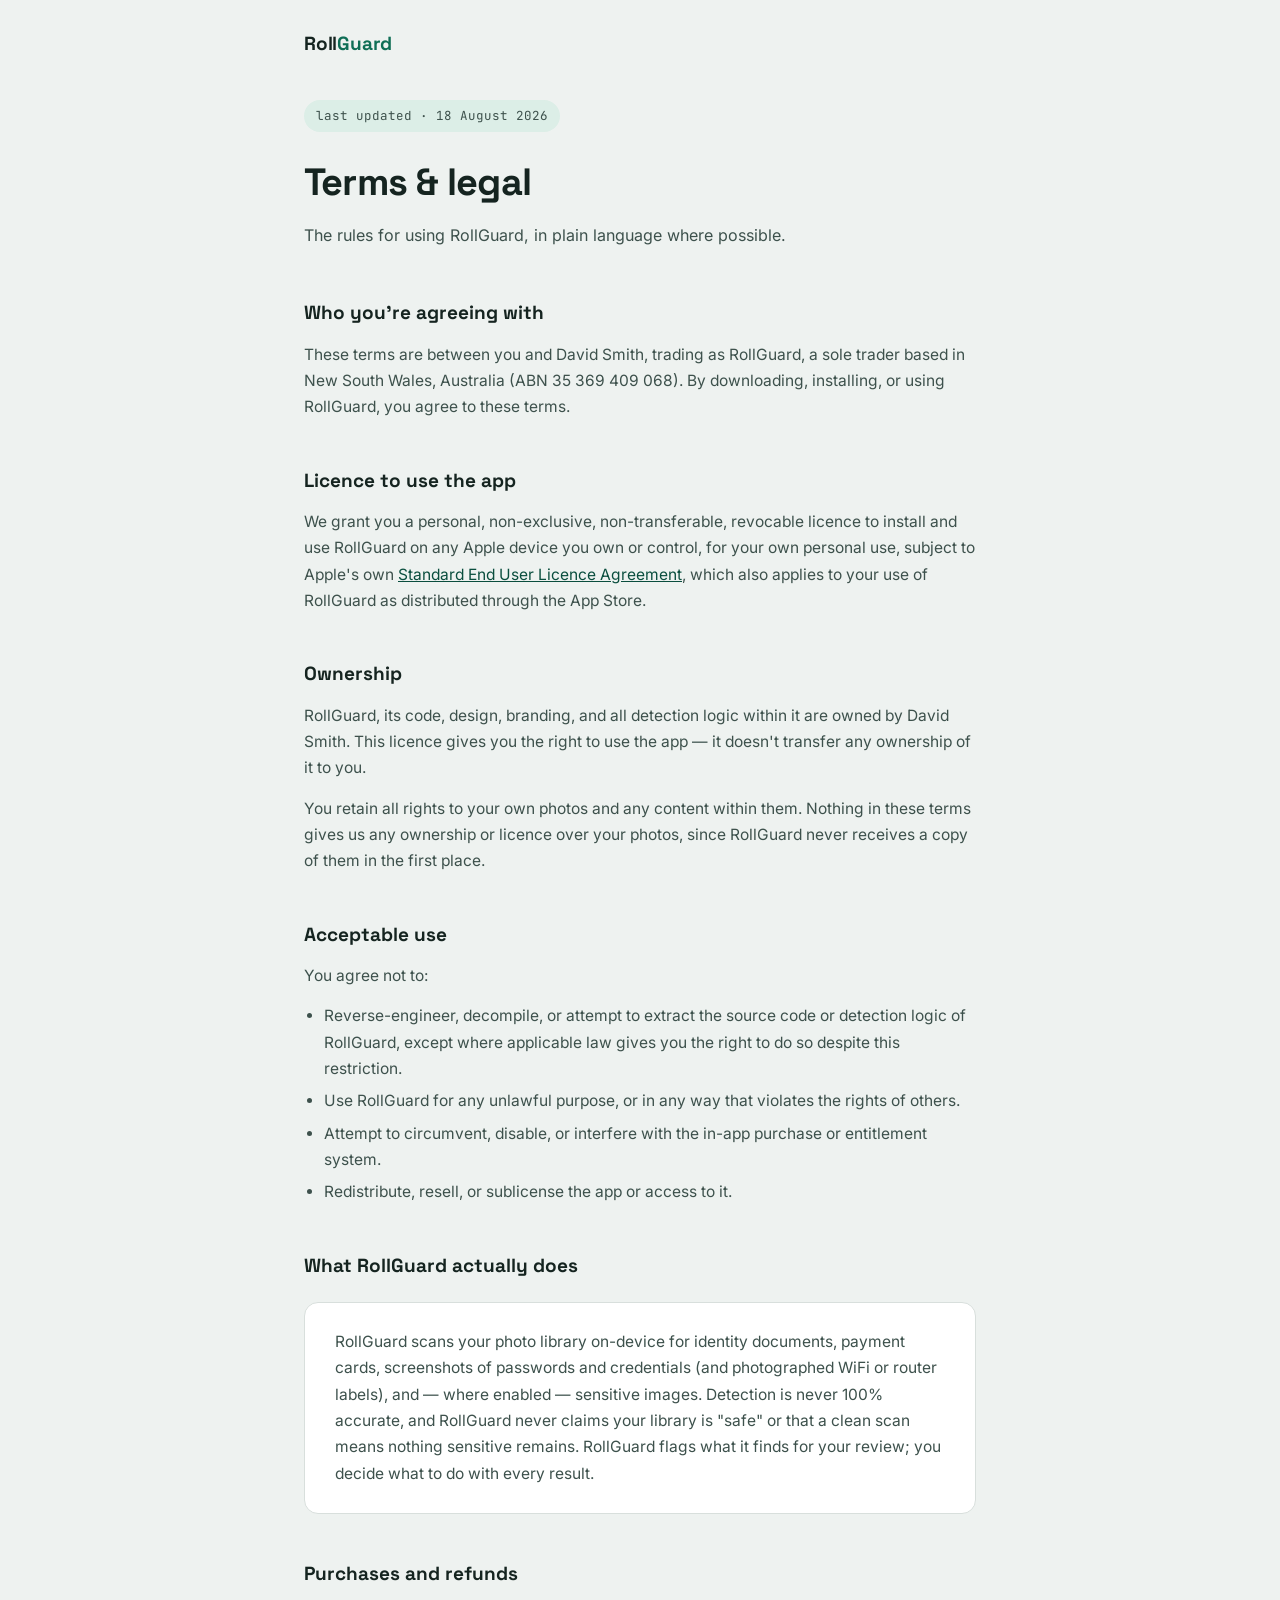
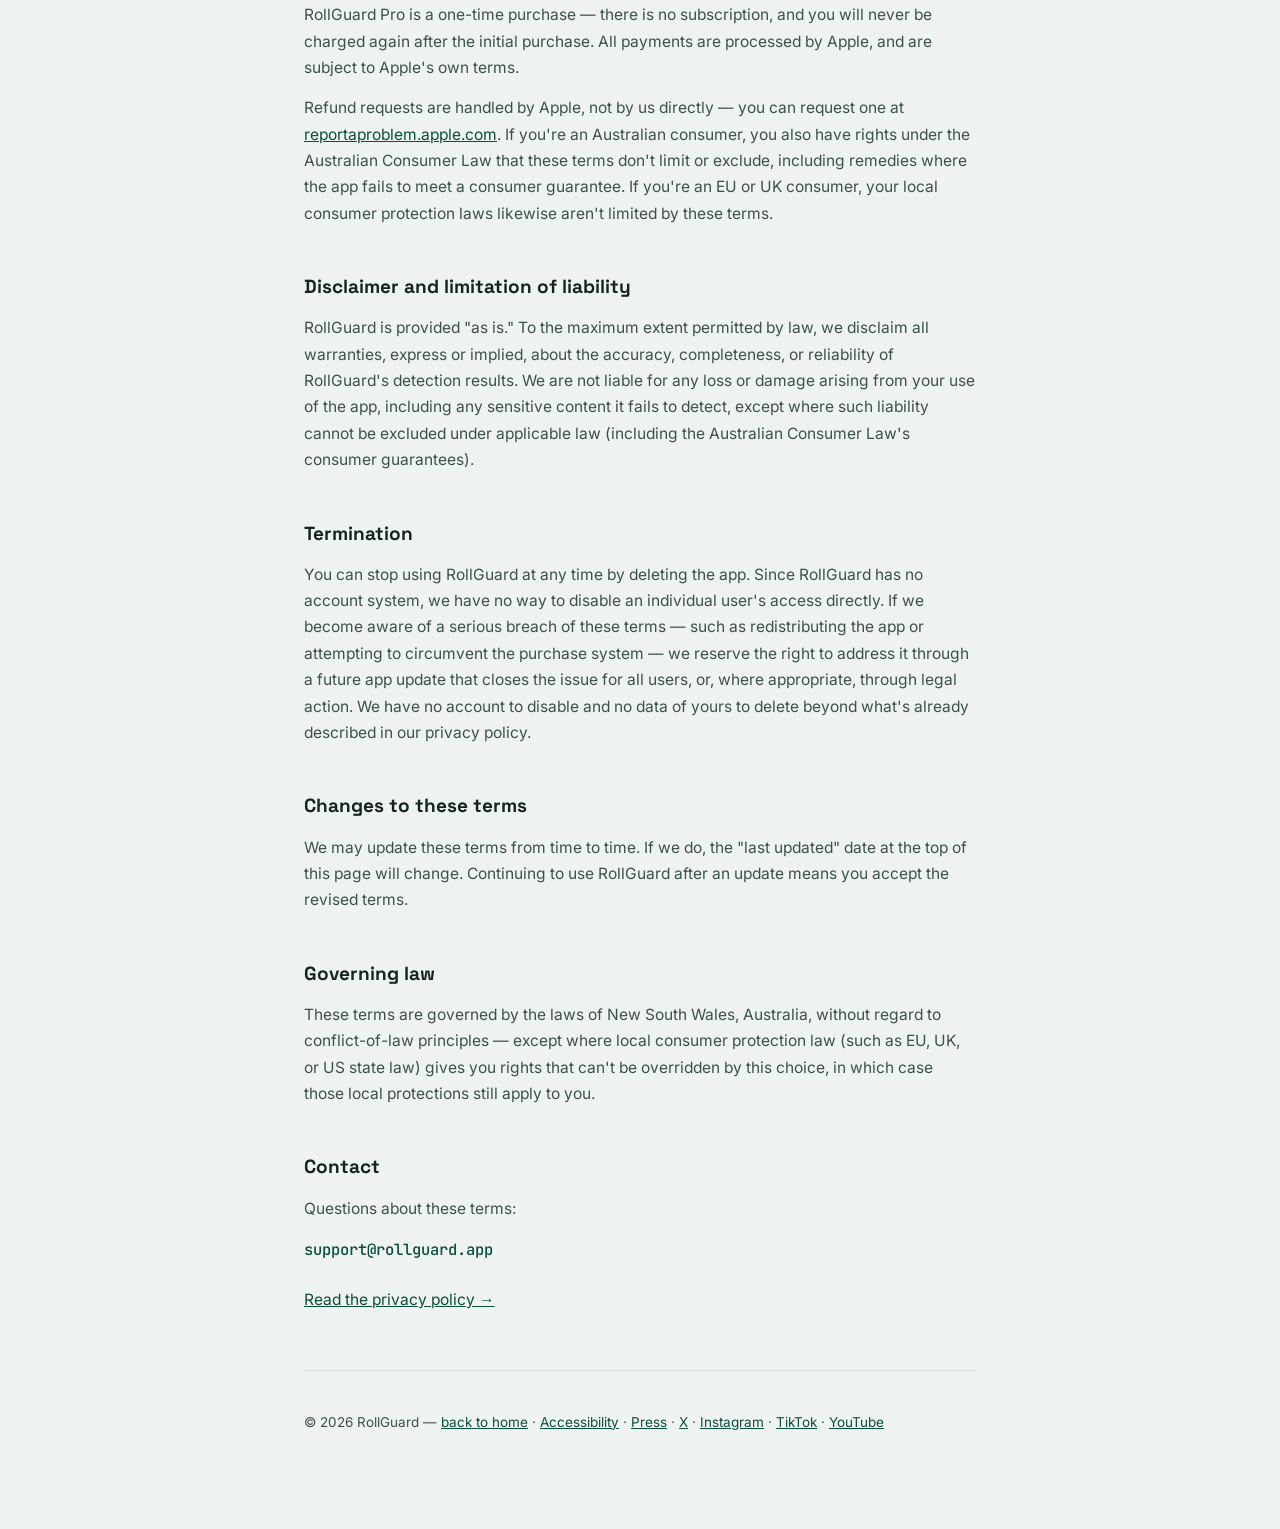
<file: terms.html>
<!DOCTYPE html>
<html lang="en">
<head>
<meta charset="UTF-8">
<meta name="viewport" content="width=device-width, initial-scale=1.0">
<title>Terms & Legal — RollGuard</title>
<meta name="description" content="RollGuard's terms of use, licence, and legal information.">
<link rel="canonical" href="https://rollguard.app/terms.html">
<link rel="icon" href="/favicon.ico" sizes="32x32">
<link rel="apple-touch-icon" href="/apple-touch-icon.png">
<link rel="stylesheet" href="/fonts/fonts.css">
<style>
  :root{
    --ink:#152420;
    --ink-soft:#3d514c;
    --paper:#EEF2F0;
    --card:#FFFFFF;
    --teal:#0F6E56;
    --teal-deep:#0A4E3E;
    --mint:#DCEEE7;
    --line:#D8DFDC;
    --font-display:'Space Grotesk', sans-serif;
    --font-body:'Inter', sans-serif;
    --font-mono:'JetBrains Mono', monospace;
  }
  *{box-sizing:border-box;}
  body{
    margin:0;background:var(--paper);color:var(--ink);
    font-family:var(--font-body);line-height:1.7;-webkit-font-smoothing:antialiased;
  }
  a{color:var(--teal-deep);}
  .wrap{max-width:720px;margin:0 auto;padding:0 24px 96px;}
  nav{max-width:720px;margin:0 auto;padding:28px 24px 0;}
  .brand{font-family:var(--font-display);font-weight:700;font-size:19px;letter-spacing:-0.01em;color:var(--ink);text-decoration:none;}
  .brand span{color:var(--teal);}
  .updated{
    font-family:var(--font-mono);font-size:12.5px;color:var(--ink-soft);
    background:var(--mint);display:inline-block;padding:5px 12px;border-radius:999px;
    margin:40px 0 18px;
  }
  h1{font-family:var(--font-display);font-weight:700;font-size:clamp(28px,4.4vw,38px);
    letter-spacing:-0.02em;margin:0 0 8px;}
  .lede{color:var(--ink-soft);font-size:16px;max-width:56ch;margin:0 0 48px;}
  h2{font-family:var(--font-display);font-weight:700;font-size:19px;margin:44px 0 12px;}
  p{color:var(--ink-soft);font-size:15.5px;margin:0 0 14px;}
  .card{background:var(--card);border:1.5px solid var(--line);border-radius:14px;padding:26px 30px;margin:20px 0;}
  .card p{margin:0;}
  ul{color:var(--ink-soft);font-size:15.5px;padding-left:20px;margin:0 0 14px;}
  li{margin-bottom:6px;}
  .mail-link{font-family:var(--font-mono);font-size:15.5px;color:var(--teal-deep);text-decoration:none;font-weight:500;}
  .mail-link:hover{text-decoration:underline;}
  footer{padding:40px 0 0;border-top:1px solid var(--line);margin-top:56px;
    font-size:13.5px;color:var(--ink-soft);}
</style>
</head>
<body>

<nav><a class="brand" href="/">Roll<span>Guard</span></a></nav>

<div class="wrap">
  <span class="updated">last updated · 18 August 2026</span>
  <h1>Terms & legal</h1>
  <p class="lede">The rules for using RollGuard, in plain language where possible.</p>

  <h2>Who you're agreeing with</h2>
  <p>These terms are between you and David Smith, trading as RollGuard, a sole trader based in New South Wales, Australia (ABN 35 369 409 068). By downloading, installing, or using RollGuard, you agree to these terms.</p>

  <h2>Licence to use the app</h2>
  <p>We grant you a personal, non-exclusive, non-transferable, revocable licence to install and use RollGuard on any Apple device you own or control, for your own personal use, subject to Apple's own <a href="https://www.apple.com/legal/internet-services/itunes/dev/stdeula/" target="_blank" rel="noopener">Standard End User Licence Agreement</a>, which also applies to your use of RollGuard as distributed through the App Store.</p>

  <h2>Ownership</h2>
  <p>RollGuard, its code, design, branding, and all detection logic within it are owned by David Smith. This licence gives you the right to use the app — it doesn't transfer any ownership of it to you.</p>
  <p>You retain all rights to your own photos and any content within them. Nothing in these terms gives us any ownership or licence over your photos, since RollGuard never receives a copy of them in the first place.</p>

  <h2>Acceptable use</h2>
  <p>You agree not to:</p>
  <ul>
    <li>Reverse-engineer, decompile, or attempt to extract the source code or detection logic of RollGuard, except where applicable law gives you the right to do so despite this restriction.</li>
    <li>Use RollGuard for any unlawful purpose, or in any way that violates the rights of others.</li>
    <li>Attempt to circumvent, disable, or interfere with the in-app purchase or entitlement system.</li>
    <li>Redistribute, resell, or sublicense the app or access to it.</li>
  </ul>

  <h2>What RollGuard actually does</h2>
  <div class="card">
    <p>RollGuard scans your photo library on-device for identity documents, payment cards, screenshots of passwords and credentials (and photographed WiFi or router labels), and — where enabled — sensitive images. Detection is never 100% accurate, and RollGuard never claims your library is "safe" or that a clean scan means nothing sensitive remains. RollGuard flags what it finds for your review; you decide what to do with every result.</p>
  </div>

  <h2>Purchases and refunds</h2>
  <p>RollGuard Pro is a one-time purchase — there is no subscription, and you will never be charged again after the initial purchase. All payments are processed by Apple, and are subject to Apple's own terms.</p>
  <p>Refund requests are handled by Apple, not by us directly — you can request one at <a href="https://reportaproblem.apple.com" target="_blank" rel="noopener">reportaproblem.apple.com</a>. If you're an Australian consumer, you also have rights under the Australian Consumer Law that these terms don't limit or exclude, including remedies where the app fails to meet a consumer guarantee. If you're an EU or UK consumer, your local consumer protection laws likewise aren't limited by these terms.</p>

  <h2>Disclaimer and limitation of liability</h2>
  <p>RollGuard is provided "as is." To the maximum extent permitted by law, we disclaim all warranties, express or implied, about the accuracy, completeness, or reliability of RollGuard's detection results. We are not liable for any loss or damage arising from your use of the app, including any sensitive content it fails to detect, except where such liability cannot be excluded under applicable law (including the Australian Consumer Law's consumer guarantees).</p>

  <h2>Termination</h2>
  <p>You can stop using RollGuard at any time by deleting the app. Since RollGuard has no account system, we have no way to disable an individual user's access directly. If we become aware of a serious breach of these terms — such as redistributing the app or attempting to circumvent the purchase system — we reserve the right to address it through a future app update that closes the issue for all users, or, where appropriate, through legal action. We have no account to disable and no data of yours to delete beyond what's already described in our privacy policy.</p>

  <h2>Changes to these terms</h2>
  <p>We may update these terms from time to time. If we do, the "last updated" date at the top of this page will change. Continuing to use RollGuard after an update means you accept the revised terms.</p>

  <h2>Governing law</h2>
  <p>These terms are governed by the laws of New South Wales, Australia, without regard to conflict-of-law principles — except where local consumer protection law (such as EU, UK, or US state law) gives you rights that can't be overridden by this choice, in which case those local protections still apply to you.</p>

  <h2>Contact</h2>
  <p>Questions about these terms:</p>
  <a class="mail-link" href="mailto:support@rollguard.app">support@rollguard.app</a>

  <p style="margin-top:24px;"><a href="/privacy.html">Read the privacy policy →</a></p>

  <footer>
    © 2026 RollGuard — <a href="/">back to home</a> · <a href="/accessibility.html">Accessibility</a> · <a href="/press.html">Press</a> · <a href="https://x.com/rollguardapp" target="_blank" rel="noopener">X</a> · <a href="https://instagram.com/rollguardapp" target="_blank" rel="noopener">Instagram</a> · <a href="https://tiktok.com/@rollguardapp" target="_blank" rel="noopener">TikTok</a> · <a href="https://youtube.com/@rollguardapp" target="_blank" rel="noopener">YouTube</a>
  </footer>
</div>

</body>
</html>
</file>
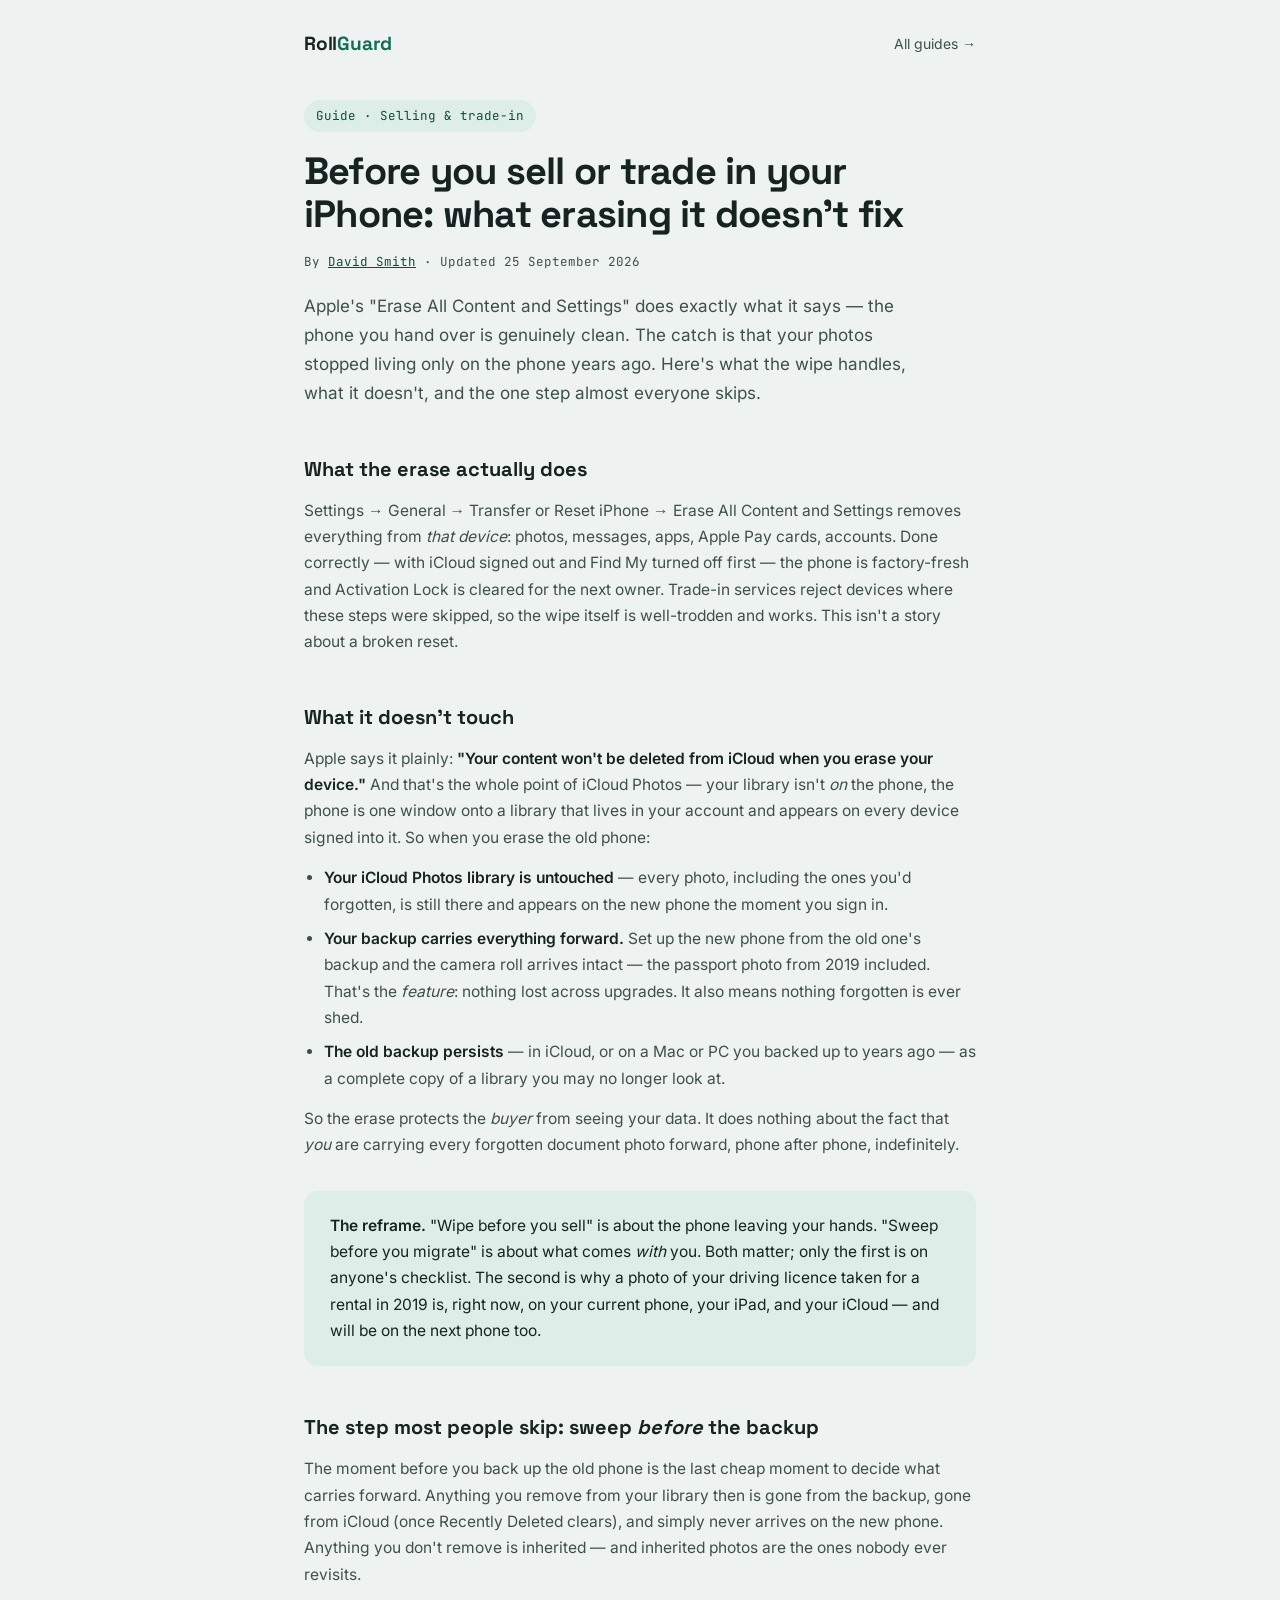
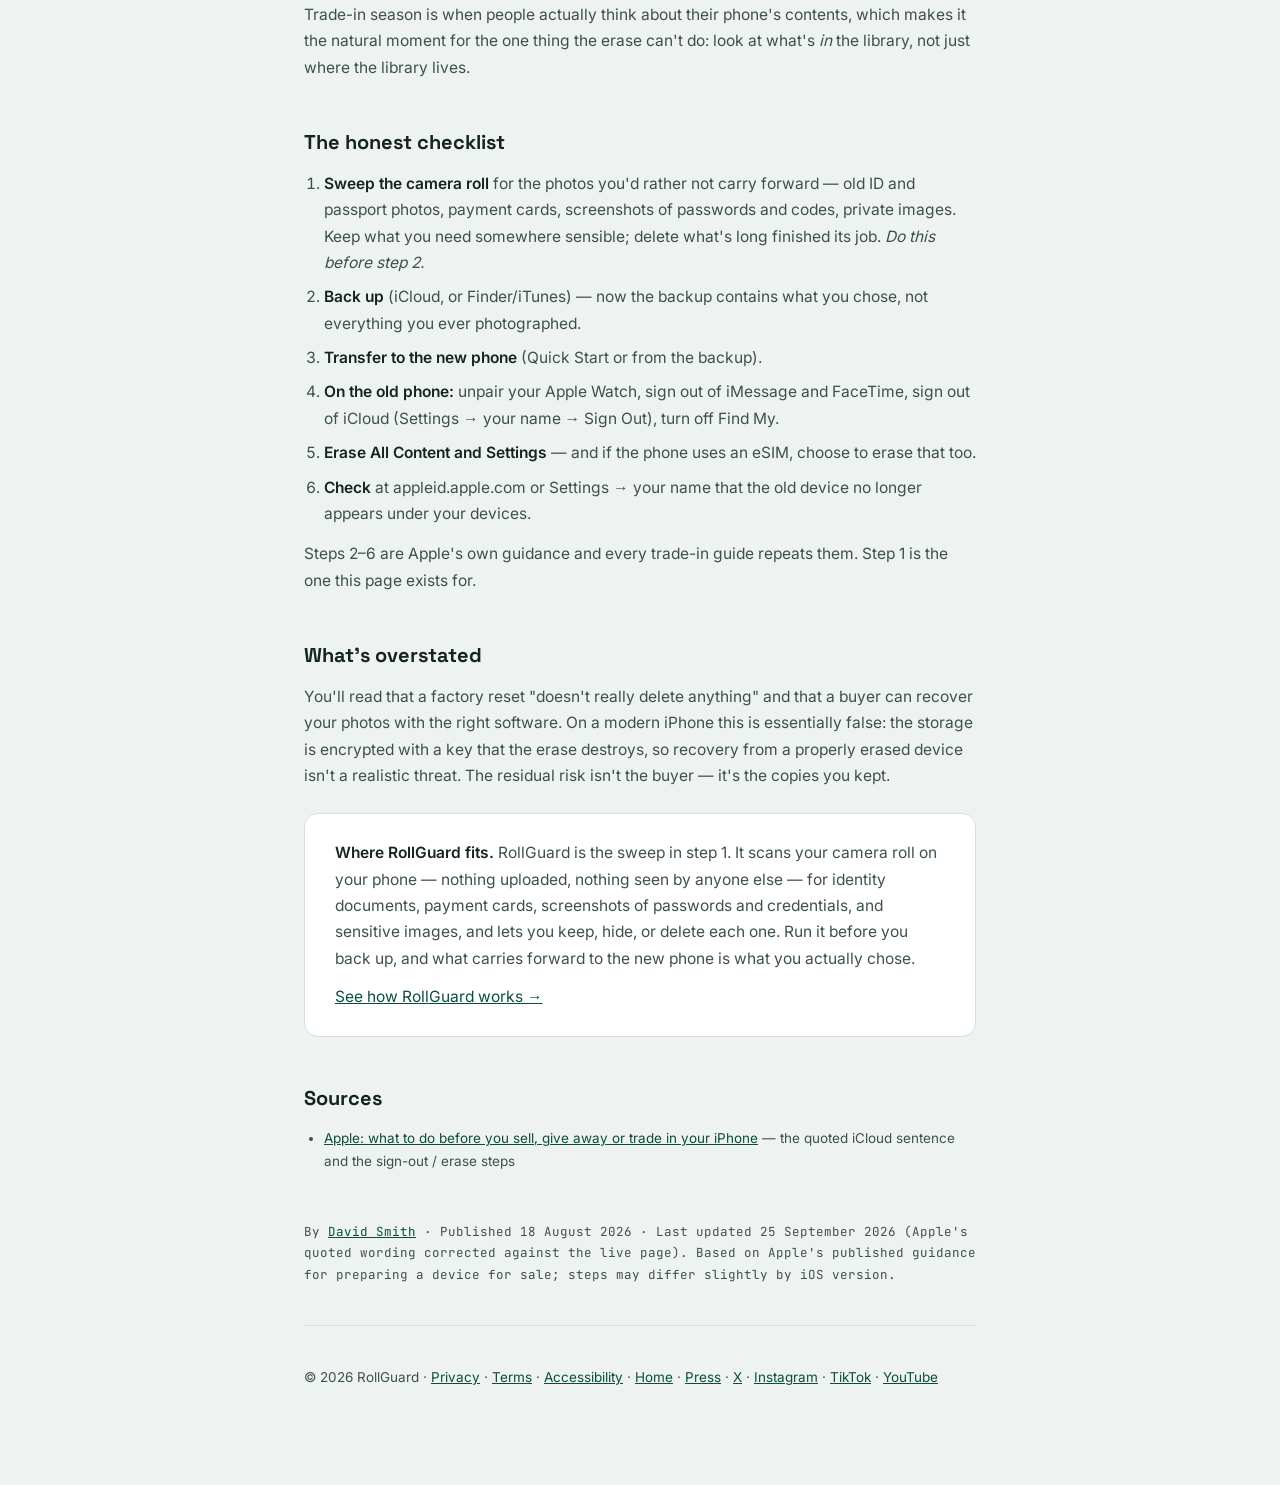
<file: guides/before-you-sell-or-trade-in-your-iphone.html>
<!DOCTYPE html>
<html lang="en">
<head>
<meta charset="UTF-8">
<meta name="viewport" content="width=device-width, initial-scale=1.0">
<title>Before you sell or trade in your iPhone: what erasing it doesn't fix — RollGuard</title>
<meta name="description" content="Erase All Content and Settings wipes the phone properly — but your photos aren't only on the phone any more. Why the forgotten ID photo survives every trade-in, the wipe checklist that actually matters, and the one step most people skip.">
<link rel="canonical" href="https://rollguard.app/guides/before-you-sell-or-trade-in-your-iphone.html">
<script type="application/ld+json">
{
  "@context": "https://schema.org",
  "@type": "Article",
  "headline": "Before you sell or trade in your iPhone: what erasing it doesn't fix",
  "articleSection": "Selling & trade-in",
  "description": "Apple's \"Erase All Content and Settings\" does exactly what it says — the phone you hand over is genuinely clean. The catch is that your photos stopped living only on the phone years ago. Here's what the wipe handles, what it doesn't, and the one step almost everyone skips.",
  "author": { "@type": "Person", "name": "David Smith", "url": "https://rollguard.app/about.html" },
  "publisher": { "@type": "Organization", "name": "RollGuard", "url": "https://rollguard.app/", "logo": { "@type": "ImageObject", "url": "https://rollguard.app/press-kit/icon-1024.png" }, "sameAs": ["https://x.com/rollguardapp", "https://instagram.com/rollguardapp", "https://tiktok.com/@rollguardapp", "https://youtube.com/@rollguardapp"] },
  "datePublished": "2026-08-18",
  "dateModified": "2026-09-25",
  "mainEntityOfPage": "https://rollguard.app/guides/before-you-sell-or-trade-in-your-iphone.html",
  "inLanguage": "en",
  "isAccessibleForFree": true
}
</script>
<link rel="icon" href="/favicon.ico" sizes="32x32">
<link rel="apple-touch-icon" href="/apple-touch-icon.png">
<link rel="stylesheet" href="/fonts/fonts.css">
<style>
  :root{
    --ink:#152420;
    --ink-soft:#3d514c;
    --paper:#EEF2F0;
    --card:#FFFFFF;
    --teal:#0F6E56;
    --teal-deep:#0A4E3E;
    --mint:#DCEEE7;
    --line:#D8DFDC;
    --font-display:'Space Grotesk', sans-serif;
    --font-body:'Inter', sans-serif;
    --font-mono:'JetBrains Mono', monospace;
  }
  *{box-sizing:border-box;}
  body{margin:0;background:var(--paper);color:var(--ink);font-family:var(--font-body);line-height:1.7;-webkit-font-smoothing:antialiased;}
  a{color:var(--teal-deep);}
  .wrap{max-width:720px;margin:0 auto;padding:0 24px 96px;}
  nav{max-width:720px;margin:0 auto;padding:28px 24px 0;display:flex;justify-content:space-between;align-items:center;}
  .brand{font-family:var(--font-display);font-weight:700;font-size:19px;letter-spacing:-0.01em;color:var(--ink);text-decoration:none;}
  .brand span{color:var(--teal);}
  .navlink{font-size:14px;color:var(--ink-soft);text-decoration:none;}
  .navlink:hover{color:var(--teal-deep);}
  .eyebrow{font-family:var(--font-mono);font-size:12.5px;color:var(--teal-deep);background:var(--mint);display:inline-block;padding:5px 12px;border-radius:999px;margin:40px 0 18px;}
  h1{font-family:var(--font-display);font-weight:700;font-size:clamp(28px,4.4vw,38px);letter-spacing:-0.02em;line-height:1.15;margin:0 0 14px;}
  .lede{color:var(--ink-soft);font-size:17px;max-width:58ch;margin:0 0 40px;}
  h2{font-family:var(--font-display);font-weight:700;font-size:20px;margin:44px 0 12px;}
  p{color:var(--ink-soft);font-size:15.5px;margin:0 0 14px;}
  strong{color:var(--ink);}
  ul,ol{color:var(--ink-soft);font-size:15.5px;padding-left:20px;margin:0 0 14px;}
  li{margin-bottom:8px;}
  .card{background:var(--card);border:1.5px solid var(--line);border-radius:14px;padding:26px 30px;margin:24px 0;}
  .card p{margin:0 0 12px;}
  .card p:last-child{margin:0;}
  .callout{background:var(--mint);border-radius:14px;padding:22px 26px;margin:32px 0;}
  .callout p{margin:0 0 10px;color:var(--ink);}
  .callout p:last-child{margin:0;}
  .updated{font-family:var(--font-mono);font-size:12.5px;color:var(--ink-soft);margin:48px 0 0;}
  .byline{font-family:var(--font-mono);font-size:12.5px;color:var(--ink-soft);margin:0 0 20px;}
  .sources{font-size:13.5px;}
  footer{padding:40px 0 0;border-top:1px solid var(--line);margin-top:40px;font-size:13.5px;color:var(--ink-soft);}
</style>
</head>
<body>
<nav>
  <a class="brand" href="../">Roll<span>Guard</span></a>
    <a class="navlink" href="../#guides">All guides →</a>
</nav>
<div class="wrap">
  <span class="eyebrow">Guide · Selling &amp; trade-in</span>
  <h1>Before you sell or trade in your iPhone: what erasing it doesn't fix</h1>
  <p class="byline">By <a href="../about.html">David Smith</a> · Updated 25 September 2026</p>
  <p class="lede">Apple's "Erase All Content and Settings" does exactly what it says — the phone you hand over is genuinely clean. The catch is that your photos stopped living only on the phone years ago. Here's what the wipe handles, what it doesn't, and the one step almost everyone skips.</p>

  <h2>What the erase actually does</h2>
  <p>Settings → General → Transfer or Reset iPhone → Erase All Content and Settings removes everything from <em>that device</em>: photos, messages, apps, Apple Pay cards, accounts. Done correctly — with iCloud signed out and Find My turned off first — the phone is factory-fresh and Activation Lock is cleared for the next owner. Trade-in services reject devices where these steps were skipped, so the wipe itself is well-trodden and works. This isn't a story about a broken reset.</p>

  <h2>What it doesn't touch</h2>
  <p>Apple says it plainly: <strong>"Your content won't be deleted from iCloud when you erase your device."</strong> And that's the whole point of iCloud Photos — your library isn't <em>on</em> the phone, the phone is one window onto a library that lives in your account and appears on every device signed into it. So when you erase the old phone:</p>
  <ul>
    <li><strong>Your iCloud Photos library is untouched</strong> — every photo, including the ones you'd forgotten, is still there and appears on the new phone the moment you sign in.</li>
    <li><strong>Your backup carries everything forward.</strong> Set up the new phone from the old one's backup and the camera roll arrives intact — the passport photo from 2019 included. That's the <em>feature</em>: nothing lost across upgrades. It also means nothing forgotten is ever shed.</li>
    <li><strong>The old backup persists</strong> — in iCloud, or on a Mac or PC you backed up to years ago — as a complete copy of a library you may no longer look at.</li>
  </ul>
  <p>So the erase protects the <em>buyer</em> from seeing your data. It does nothing about the fact that <em>you</em> are carrying every forgotten document photo forward, phone after phone, indefinitely.</p>

  <div class="callout">
    <p><strong>The reframe.</strong> "Wipe before you sell" is about the phone leaving your hands. "Sweep before you migrate" is about what comes <em>with</em> you. Both matter; only the first is on anyone's checklist. The second is why a photo of your driving licence taken for a rental in 2019 is, right now, on your current phone, your iPad, and your iCloud — and will be on the next phone too.</p>
  </div>

  <h2>The step most people skip: sweep <em>before</em> the backup</h2>
  <p>The moment before you back up the old phone is the last cheap moment to decide what carries forward. Anything you remove from your library then is gone from the backup, gone from iCloud (once Recently Deleted clears), and simply never arrives on the new phone. Anything you don't remove is inherited — and inherited photos are the ones nobody ever revisits.</p>
  <p>Trade-in season is when people actually think about their phone's contents, which makes it the natural moment for the one thing the erase can't do: look at what's <em>in</em> the library, not just where the library lives.</p>

  <h2>The honest checklist</h2>
  <ol>
    <li><strong>Sweep the camera roll</strong> for the photos you'd rather not carry forward — old ID and passport photos, payment cards, screenshots of passwords and codes, private images. Keep what you need somewhere sensible; delete what's long finished its job. <em>Do this before step 2.</em></li>
    <li><strong>Back up</strong> (iCloud, or Finder/iTunes) — now the backup contains what you chose, not everything you ever photographed.</li>
    <li><strong>Transfer to the new phone</strong> (Quick Start or from the backup).</li>
    <li><strong>On the old phone:</strong> unpair your Apple Watch, sign out of iMessage and FaceTime, sign out of iCloud (Settings → your name → Sign Out), turn off Find My.</li>
    <li><strong>Erase All Content and Settings</strong> — and if the phone uses an eSIM, choose to erase that too.</li>
    <li><strong>Check</strong> at appleid.apple.com or Settings → your name that the old device no longer appears under your devices.</li>
  </ol>
  <p>Steps 2–6 are Apple's own guidance and every trade-in guide repeats them. Step 1 is the one this page exists for.</p>

  <h2>What's overstated</h2>
  <p>You'll read that a factory reset "doesn't really delete anything" and that a buyer can recover your photos with the right software. On a modern iPhone this is essentially false: the storage is encrypted with a key that the erase destroys, so recovery from a properly erased device isn't a realistic threat. The residual risk isn't the buyer — it's the copies you kept.</p>

  <div class="card">
    <p><strong>Where RollGuard fits.</strong> RollGuard is the sweep in step 1. It scans your camera roll on your phone — nothing uploaded, nothing seen by anyone else — for identity documents, payment cards, screenshots of passwords and credentials, and sensitive images, and lets you keep, hide, or delete each one. Run it before you back up, and what carries forward to the new phone is what you actually chose.</p>
    <p><a href="../#how">See how RollGuard works →</a></p>
  </div>

  <h2>Sources</h2>
  <ul class="sources">
    <li><a href="https://support.apple.com/en-au/HT201351" target="_blank" rel="noopener">Apple: what to do before you sell, give away or trade in your iPhone</a> — the quoted iCloud sentence and the sign-out / erase steps</li>
  </ul>

  <p class="updated">By <a href="../about.html">David Smith</a> · Published 18 August 2026 · Last updated 25 September 2026 (Apple's quoted wording corrected against the live page). Based on Apple's published guidance for preparing a device for sale; steps may differ slightly by iOS version.</p>

  <footer>
    © 2026 RollGuard · <a href="../privacy.html">Privacy</a> · <a href="../terms.html">Terms</a> · <a href="../accessibility.html">Accessibility</a> · <a href="../">Home</a> · <a href="../press.html">Press</a> · <a href="https://x.com/rollguardapp" target="_blank" rel="noopener">X</a> · <a href="https://instagram.com/rollguardapp" target="_blank" rel="noopener">Instagram</a> · <a href="https://tiktok.com/@rollguardapp" target="_blank" rel="noopener">TikTok</a> · <a href="https://youtube.com/@rollguardapp" target="_blank" rel="noopener">YouTube</a>
  </footer>
</div>
</body>
</html>
</file>
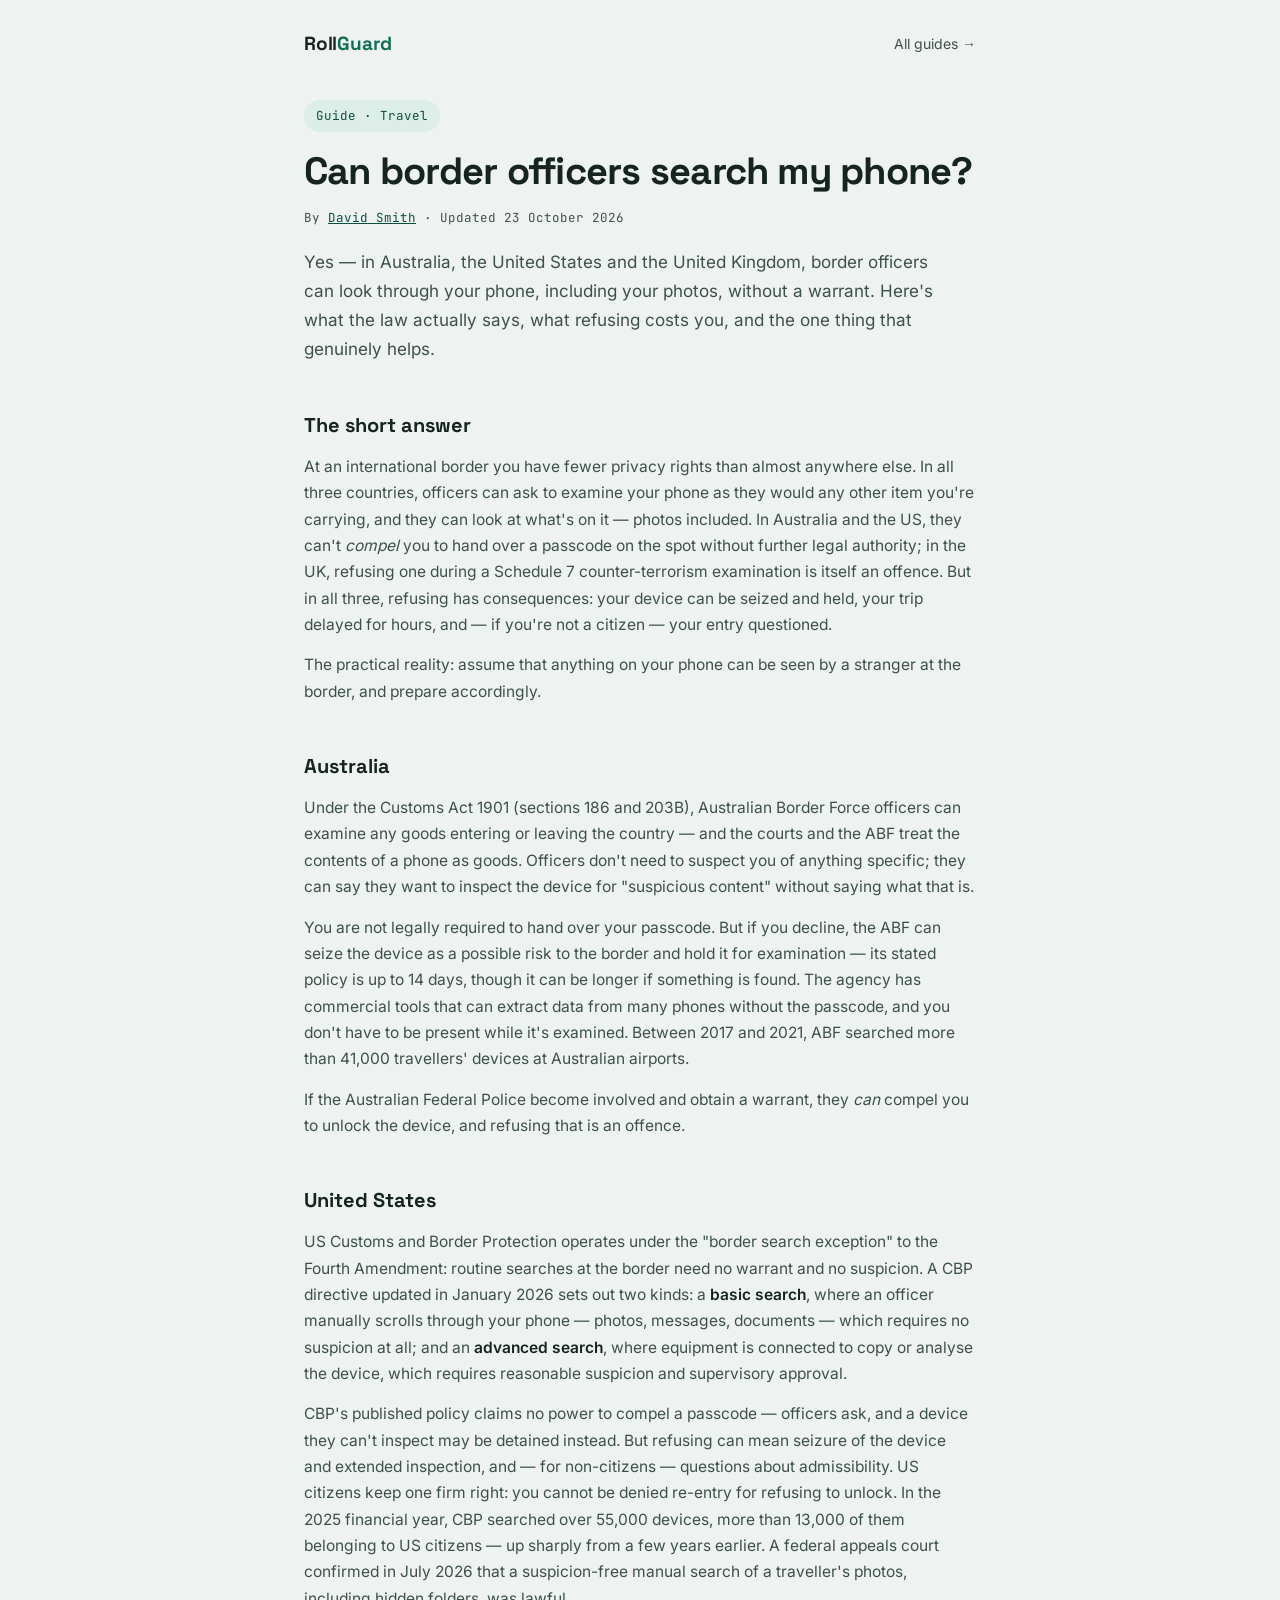
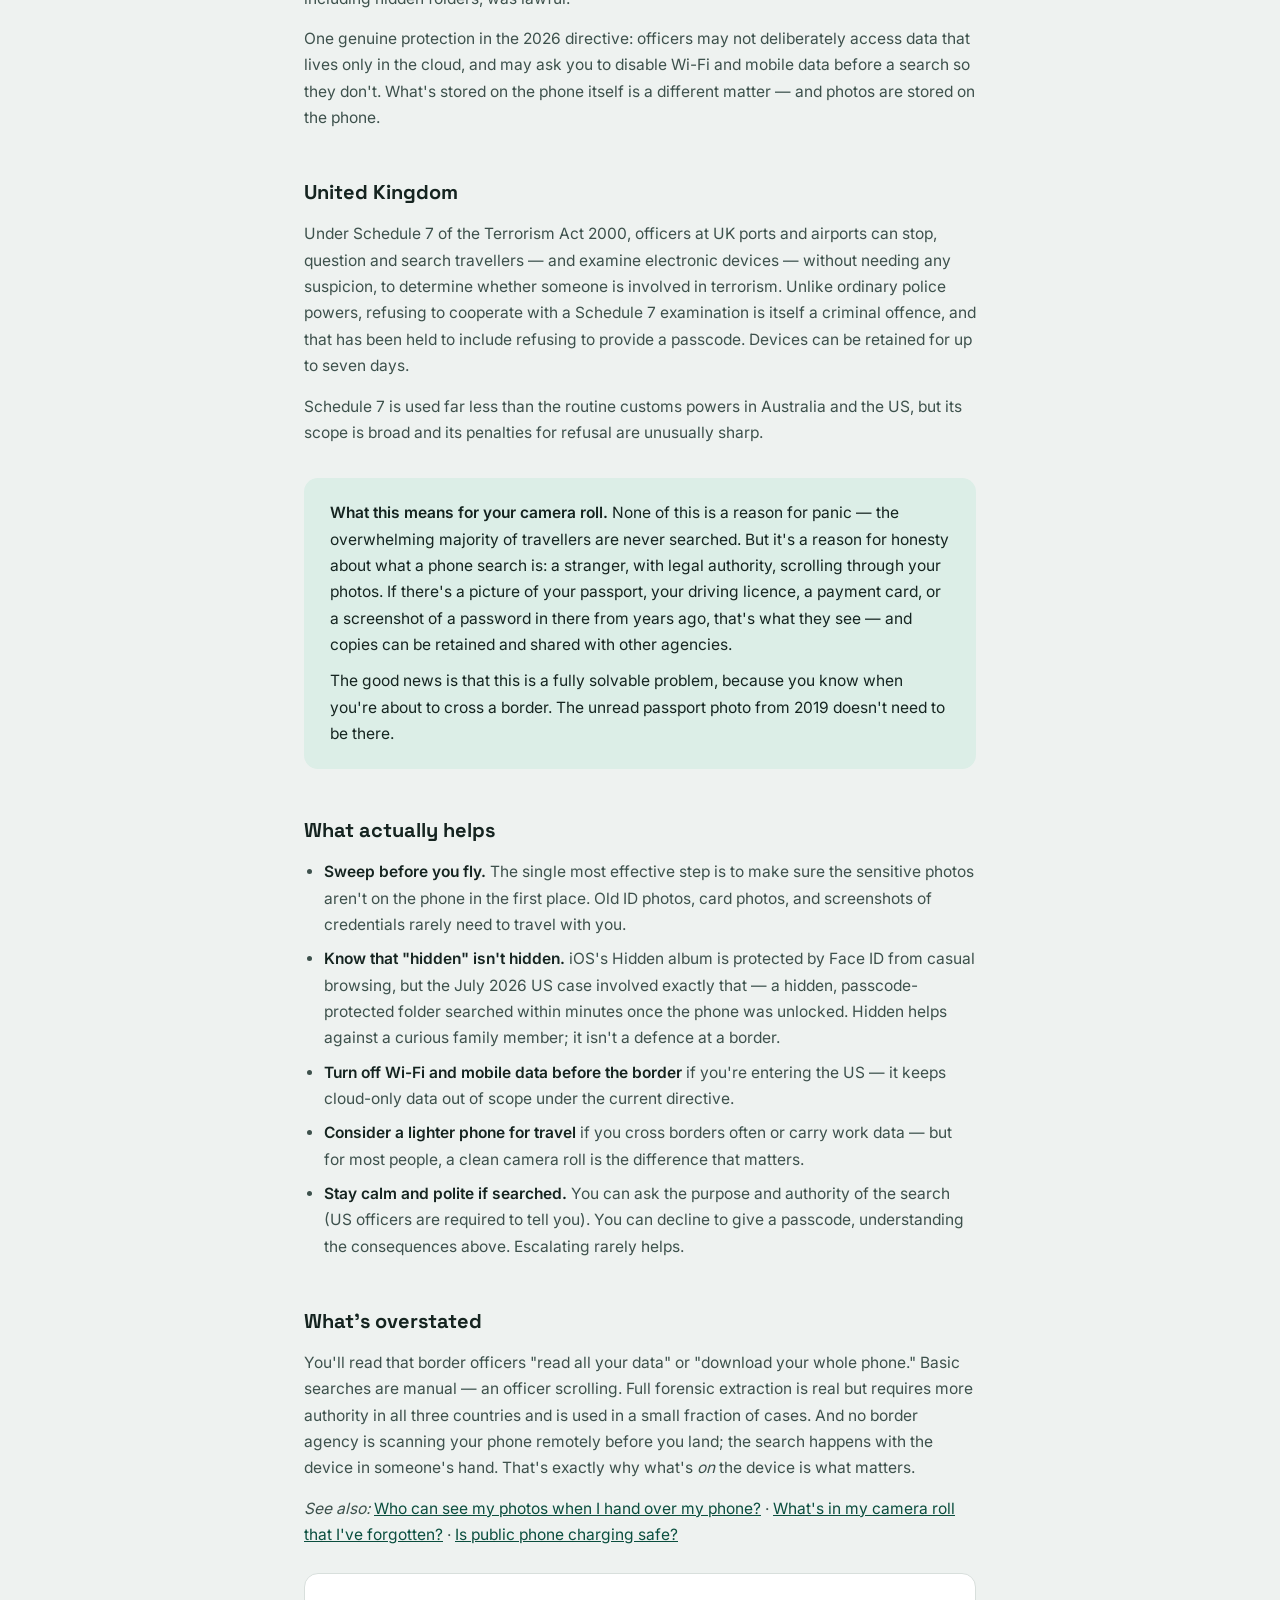
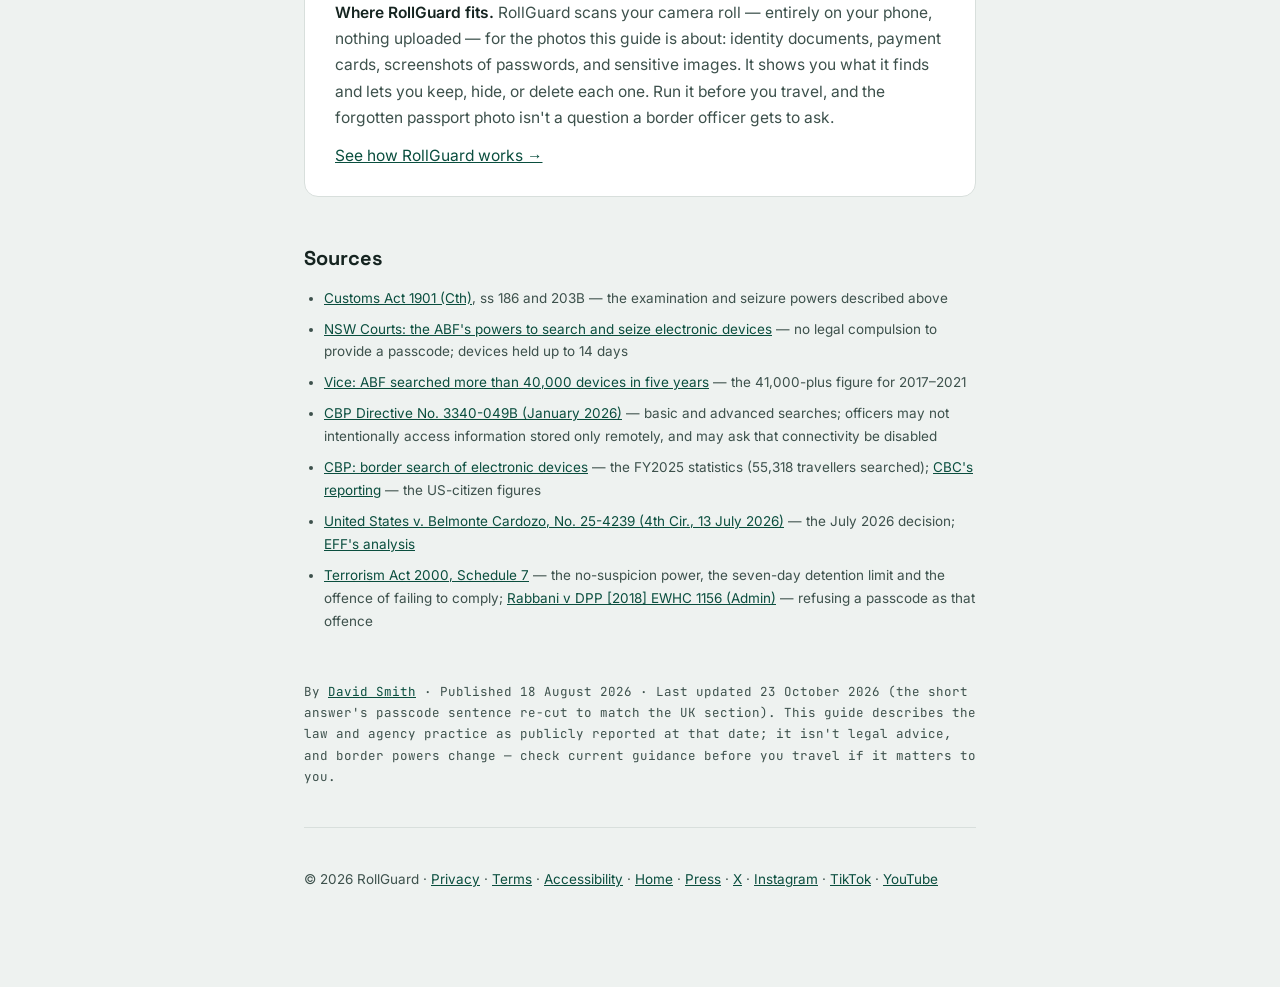
<file: guides/can-border-officers-search-my-phone.html>
<!DOCTYPE html>
<html lang="en">
<head>
<meta charset="UTF-8">
<meta name="viewport" content="width=device-width, initial-scale=1.0">
<title>Can border officers search your phone? Australia, US &amp; UK — RollGuard</title>
<meta name="description" content="Can border officers search your phone or force you to unlock it? Learn the rules in Australia, the US and UK, what happens if you refuse, and how to prepare.">
<link rel="canonical" href="https://rollguard.app/guides/can-border-officers-search-my-phone.html">
<script type="application/ld+json">
{
  "@context": "https://schema.org",
  "@type": "Article",
  "headline": "Can border officers search my phone?",
  "articleSection": "Travel",
  "description": "Yes — in Australia, the United States and the United Kingdom, border officers can look through your phone, including your photos, without a warrant. Here's what the law actually says, what refusing costs you, and the one thing that genuinely helps.",
  "author": { "@type": "Person", "name": "David Smith", "url": "https://rollguard.app/about.html" },
  "publisher": { "@type": "Organization", "name": "RollGuard", "url": "https://rollguard.app/", "logo": { "@type": "ImageObject", "url": "https://rollguard.app/press-kit/icon-1024.png" }, "sameAs": ["https://x.com/rollguardapp", "https://instagram.com/rollguardapp", "https://tiktok.com/@rollguardapp", "https://youtube.com/@rollguardapp"] },
  "datePublished": "2026-08-18",
  "dateModified": "2026-10-23",
  "mainEntityOfPage": "https://rollguard.app/guides/can-border-officers-search-my-phone.html",
  "inLanguage": "en",
  "isAccessibleForFree": true
}
</script>
<link rel="icon" href="/favicon.ico" sizes="32x32">
<link rel="apple-touch-icon" href="/apple-touch-icon.png">
<link rel="stylesheet" href="/fonts/fonts.css">
<style>
  :root{
    --ink:#152420;
    --ink-soft:#3d514c;
    --paper:#EEF2F0;
    --card:#FFFFFF;
    --teal:#0F6E56;
    --teal-deep:#0A4E3E;
    --mint:#DCEEE7;
    --line:#D8DFDC;
    --font-display:'Space Grotesk', sans-serif;
    --font-body:'Inter', sans-serif;
    --font-mono:'JetBrains Mono', monospace;
  }
  *{box-sizing:border-box;}
  body{margin:0;background:var(--paper);color:var(--ink);font-family:var(--font-body);line-height:1.7;-webkit-font-smoothing:antialiased;}
  a{color:var(--teal-deep);}
  .wrap{max-width:720px;margin:0 auto;padding:0 24px 96px;}
  nav{max-width:720px;margin:0 auto;padding:28px 24px 0;display:flex;justify-content:space-between;align-items:center;}
  .brand{font-family:var(--font-display);font-weight:700;font-size:19px;letter-spacing:-0.01em;color:var(--ink);text-decoration:none;}
  .brand span{color:var(--teal);}
  .navlink{font-size:14px;color:var(--ink-soft);text-decoration:none;}
  .navlink:hover{color:var(--teal-deep);}
  .eyebrow{font-family:var(--font-mono);font-size:12.5px;color:var(--teal-deep);background:var(--mint);display:inline-block;padding:5px 12px;border-radius:999px;margin:40px 0 18px;}
  h1{font-family:var(--font-display);font-weight:700;font-size:clamp(28px,4.4vw,38px);letter-spacing:-0.02em;line-height:1.15;margin:0 0 14px;}
  .lede{color:var(--ink-soft);font-size:17px;max-width:58ch;margin:0 0 40px;}
  h2{font-family:var(--font-display);font-weight:700;font-size:20px;margin:44px 0 12px;}
  h3{font-family:var(--font-display);font-weight:700;font-size:16.5px;margin:28px 0 10px;}
  p{color:var(--ink-soft);font-size:15.5px;margin:0 0 14px;}
  strong{color:var(--ink);}
  ul{color:var(--ink-soft);font-size:15.5px;padding-left:20px;margin:0 0 14px;}
  li{margin-bottom:8px;}
  .card{background:var(--card);border:1.5px solid var(--line);border-radius:14px;padding:26px 30px;margin:24px 0;}
  .card p{margin:0 0 12px;}
  .card p:last-child{margin:0;}
  .callout{background:var(--mint);border-radius:14px;padding:22px 26px;margin:32px 0;}
  .callout p{margin:0 0 10px;color:var(--ink);}
  .callout p:last-child{margin:0;}
  .updated{font-family:var(--font-mono);font-size:12.5px;color:var(--ink-soft);margin:48px 0 0;}
  .byline{font-family:var(--font-mono);font-size:12.5px;color:var(--ink-soft);margin:0 0 20px;}
  .sources{font-size:13.5px;}
  footer{padding:40px 0 0;border-top:1px solid var(--line);margin-top:40px;font-size:13.5px;color:var(--ink-soft);}
</style>
</head>
<body>
<nav>
  <a class="brand" href="../">Roll<span>Guard</span></a>
    <a class="navlink" href="../#guides">All guides →</a>
</nav>
<div class="wrap">
  <span class="eyebrow">Guide · Travel</span>
  <h1>Can border officers search my phone?</h1>
  <p class="byline">By <a href="../about.html">David Smith</a> · Updated 23 October 2026</p>
  <p class="lede">Yes — in Australia, the United States and the United Kingdom, border officers can look through your phone, including your photos, without a warrant. Here's what the law actually says, what refusing costs you, and the one thing that genuinely helps.</p>

  <h2>The short answer</h2>
  <p>At an international border you have fewer privacy rights than almost anywhere else. In all three countries, officers can ask to examine your phone as they would any other item you're carrying, and they can look at what's on it — photos included. In Australia and the US, they can't <em>compel</em> you to hand over a passcode on the spot without further legal authority; in the UK, refusing one during a Schedule 7 counter-terrorism examination is itself an offence. But in all three, refusing has consequences: your device can be seized and held, your trip delayed for hours, and — if you're not a citizen — your entry questioned.</p>
  <p>The practical reality: assume that anything on your phone can be seen by a stranger at the border, and prepare accordingly.</p>

  <h2>Australia</h2>
  <p>Under the Customs Act 1901 (sections 186 and 203B), Australian Border Force officers can examine any goods entering or leaving the country — and the courts and the ABF treat the contents of a phone as goods. Officers don't need to suspect you of anything specific; they can say they want to inspect the device for "suspicious content" without saying what that is.</p>
  <p>You are not legally required to hand over your passcode. But if you decline, the ABF can seize the device as a possible risk to the border and hold it for examination — its stated policy is up to 14 days, though it can be longer if something is found. The agency has commercial tools that can extract data from many phones without the passcode, and you don't have to be present while it's examined. Between 2017 and 2021, ABF searched more than 41,000 travellers' devices at Australian airports.</p>
  <p>If the Australian Federal Police become involved and obtain a warrant, they <em>can</em> compel you to unlock the device, and refusing that is an offence.</p>

  <h2>United States</h2>
  <p>US Customs and Border Protection operates under the "border search exception" to the Fourth Amendment: routine searches at the border need no warrant and no suspicion. A CBP directive updated in January 2026 sets out two kinds: a <strong>basic search</strong>, where an officer manually scrolls through your phone — photos, messages, documents — which requires no suspicion at all; and an <strong>advanced search</strong>, where equipment is connected to copy or analyse the device, which requires reasonable suspicion and supervisory approval.</p>
  <p>CBP's published policy claims no power to compel a passcode — officers ask, and a device they can't inspect may be detained instead. But refusing can mean seizure of the device and extended inspection, and — for non-citizens — questions about admissibility. US citizens keep one firm right: you cannot be denied re-entry for refusing to unlock. In the 2025 financial year, CBP searched over 55,000 devices, more than 13,000 of them belonging to US citizens — up sharply from a few years earlier. A federal appeals court confirmed in July 2026 that a suspicion-free manual search of a traveller's photos, including hidden folders, was lawful.</p>
  <p>One genuine protection in the 2026 directive: officers may not deliberately access data that lives only in the cloud, and may ask you to disable Wi-Fi and mobile data before a search so they don't. What's stored on the phone itself is a different matter — and photos are stored on the phone.</p>

  <h2>United Kingdom</h2>
  <p>Under Schedule 7 of the Terrorism Act 2000, officers at UK ports and airports can stop, question and search travellers — and examine electronic devices — without needing any suspicion, to determine whether someone is involved in terrorism. Unlike ordinary police powers, refusing to cooperate with a Schedule 7 examination is itself a criminal offence, and that has been held to include refusing to provide a passcode. Devices can be retained for up to seven days.</p>
  <p>Schedule 7 is used far less than the routine customs powers in Australia and the US, but its scope is broad and its penalties for refusal are unusually sharp.</p>

  <div class="callout">
    <p><strong>What this means for your camera roll.</strong> None of this is a reason for panic — the overwhelming majority of travellers are never searched. But it's a reason for honesty about what a phone search is: a stranger, with legal authority, scrolling through your photos. If there's a picture of your passport, your driving licence, a payment card, or a screenshot of a password in there from years ago, that's what they see — and copies can be retained and shared with other agencies.</p>
    <p>The good news is that this is a fully solvable problem, because you know when you're about to cross a border. The unread passport photo from 2019 doesn't need to be there.</p>
  </div>

  <h2>What actually helps</h2>
  <ul>
    <li><strong>Sweep before you fly.</strong> The single most effective step is to make sure the sensitive photos aren't on the phone in the first place. Old ID photos, card photos, and screenshots of credentials rarely need to travel with you.</li>
    <li><strong>Know that "hidden" isn't hidden.</strong> iOS's Hidden album is protected by Face ID from casual browsing, but the July 2026 US case involved exactly that — a hidden, passcode-protected folder searched within minutes once the phone was unlocked. Hidden helps against a curious family member; it isn't a defence at a border.</li>
    <li><strong>Turn off Wi-Fi and mobile data before the border</strong> if you're entering the US — it keeps cloud-only data out of scope under the current directive.</li>
    <li><strong>Consider a lighter phone for travel</strong> if you cross borders often or carry work data — but for most people, a clean camera roll is the difference that matters.</li>
    <li><strong>Stay calm and polite if searched.</strong> You can ask the purpose and authority of the search (US officers are required to tell you). You can decline to give a passcode, understanding the consequences above. Escalating rarely helps.</li>
  </ul>

  <h2>What's overstated</h2>
  <p>You'll read that border officers "read all your data" or "download your whole phone." Basic searches are manual — an officer scrolling. Full forensic extraction is real but requires more authority in all three countries and is used in a small fraction of cases. And no border agency is scanning your phone remotely before you land; the search happens with the device in someone's hand. That's exactly why what's <em>on</em> the device is what matters.</p>
  <p><em>See also:</em> <a href="who-can-see-my-photos-when-i-hand-over-my-phone.html">Who can see my photos when I hand over my phone?</a> · <a href="whats-in-my-camera-roll-that-ive-forgotten.html">What's in my camera roll that I've forgotten?</a> · <a href="is-public-phone-charging-safe.html">Is public phone charging safe?</a></p>
  <div class="card">
    <p><strong>Where RollGuard fits.</strong> RollGuard scans your camera roll — entirely on your phone, nothing uploaded — for the photos this guide is about: identity documents, payment cards, screenshots of passwords, and sensitive images. It shows you what it finds and lets you keep, hide, or delete each one. Run it before you travel, and the forgotten passport photo isn't a question a border officer gets to ask.</p>
    <p><a href="../#how">See how RollGuard works →</a></p>
  </div>

  <h2>Sources</h2>
  <ul class="sources">
    <li><a href="https://www.legislation.gov.au/C1901A00006/latest" target="_blank" rel="noopener">Customs Act 1901 (Cth)</a>, ss 186 and 203B — the examination and seizure powers described above</li>
    <li><a href="https://nswcourts.com.au/articles/the-abfs-powers-to-search-and-seize-electronic-devices-require-passwords-and-copy-data/" target="_blank" rel="noopener">NSW Courts: the ABF's powers to search and seize electronic devices</a> — no legal compulsion to provide a passcode; devices held up to 14 days</li>
    <li><a href="https://www.vice.com/en/article/australian-border-force-has-searched-more-than-40000-mobile-devices-in-5-years/" target="_blank" rel="noopener">Vice: ABF searched more than 40,000 devices in five years</a> — the 41,000-plus figure for 2017–2021</li>
    <li><a href="https://www.cbp.gov/document/directives/cbp-directive-no-3340-049b-border-search-electronic-devices" target="_blank" rel="noopener">CBP Directive No. 3340-049B (January 2026)</a> — basic and advanced searches; officers may not intentionally access information stored only remotely, and may ask that connectivity be disabled</li>
    <li><a href="https://www.cbp.gov/travel/cbp-search-authority/border-search-electronic-devices" target="_blank" rel="noopener">CBP: border search of electronic devices</a> — the FY2025 statistics (55,318 travellers searched); <a href="https://www.cbc.ca/news/politics/united-states-customs-border-protection-phone-search-9.7118271" target="_blank" rel="noopener">CBC's reporting</a> — the US-citizen figures</li>
    <li><a href="https://www.ca4.uscourts.gov/opinions/254239.P.pdf" target="_blank" rel="noopener">United States v. Belmonte Cardozo, No. 25-4239 (4th Cir., 13 July 2026)</a> — the July 2026 decision; <a href="https://www.eff.org/deeplinks/2026/07/fourth-circuit-says-border-agents-can-search-your-phone-hand-no-suspicion-required" target="_blank" rel="noopener">EFF's analysis</a></li>
    <li><a href="https://www.legislation.gov.uk/ukpga/2000/11/schedule/7" target="_blank" rel="noopener">Terrorism Act 2000, Schedule 7</a> — the no-suspicion power, the seven-day detention limit and the offence of failing to comply; <a href="https://caselaw.nationalarchives.gov.uk/ewhc/admin/2018/1156" target="_blank" rel="noopener">Rabbani v DPP [2018] EWHC 1156 (Admin)</a> — refusing a passcode as that offence</li>
  </ul>

  <p class="updated">By <a href="../about.html">David Smith</a> · Published 18 August 2026 · Last updated 23 October 2026 (the short answer's passcode sentence re-cut to match the UK section). This guide describes the law and agency practice as publicly reported at that date; it isn't legal advice, and border powers change — check current guidance before you travel if it matters to you.</p>

  <footer>
    © 2026 RollGuard · <a href="../privacy.html">Privacy</a> · <a href="../terms.html">Terms</a> · <a href="../accessibility.html">Accessibility</a> · <a href="../">Home</a> · <a href="../press.html">Press</a> · <a href="https://x.com/rollguardapp" target="_blank" rel="noopener">X</a> · <a href="https://instagram.com/rollguardapp" target="_blank" rel="noopener">Instagram</a> · <a href="https://tiktok.com/@rollguardapp" target="_blank" rel="noopener">TikTok</a> · <a href="https://youtube.com/@rollguardapp" target="_blank" rel="noopener">YouTube</a>
  </footer>
</div>
</body>
</html>
</file>
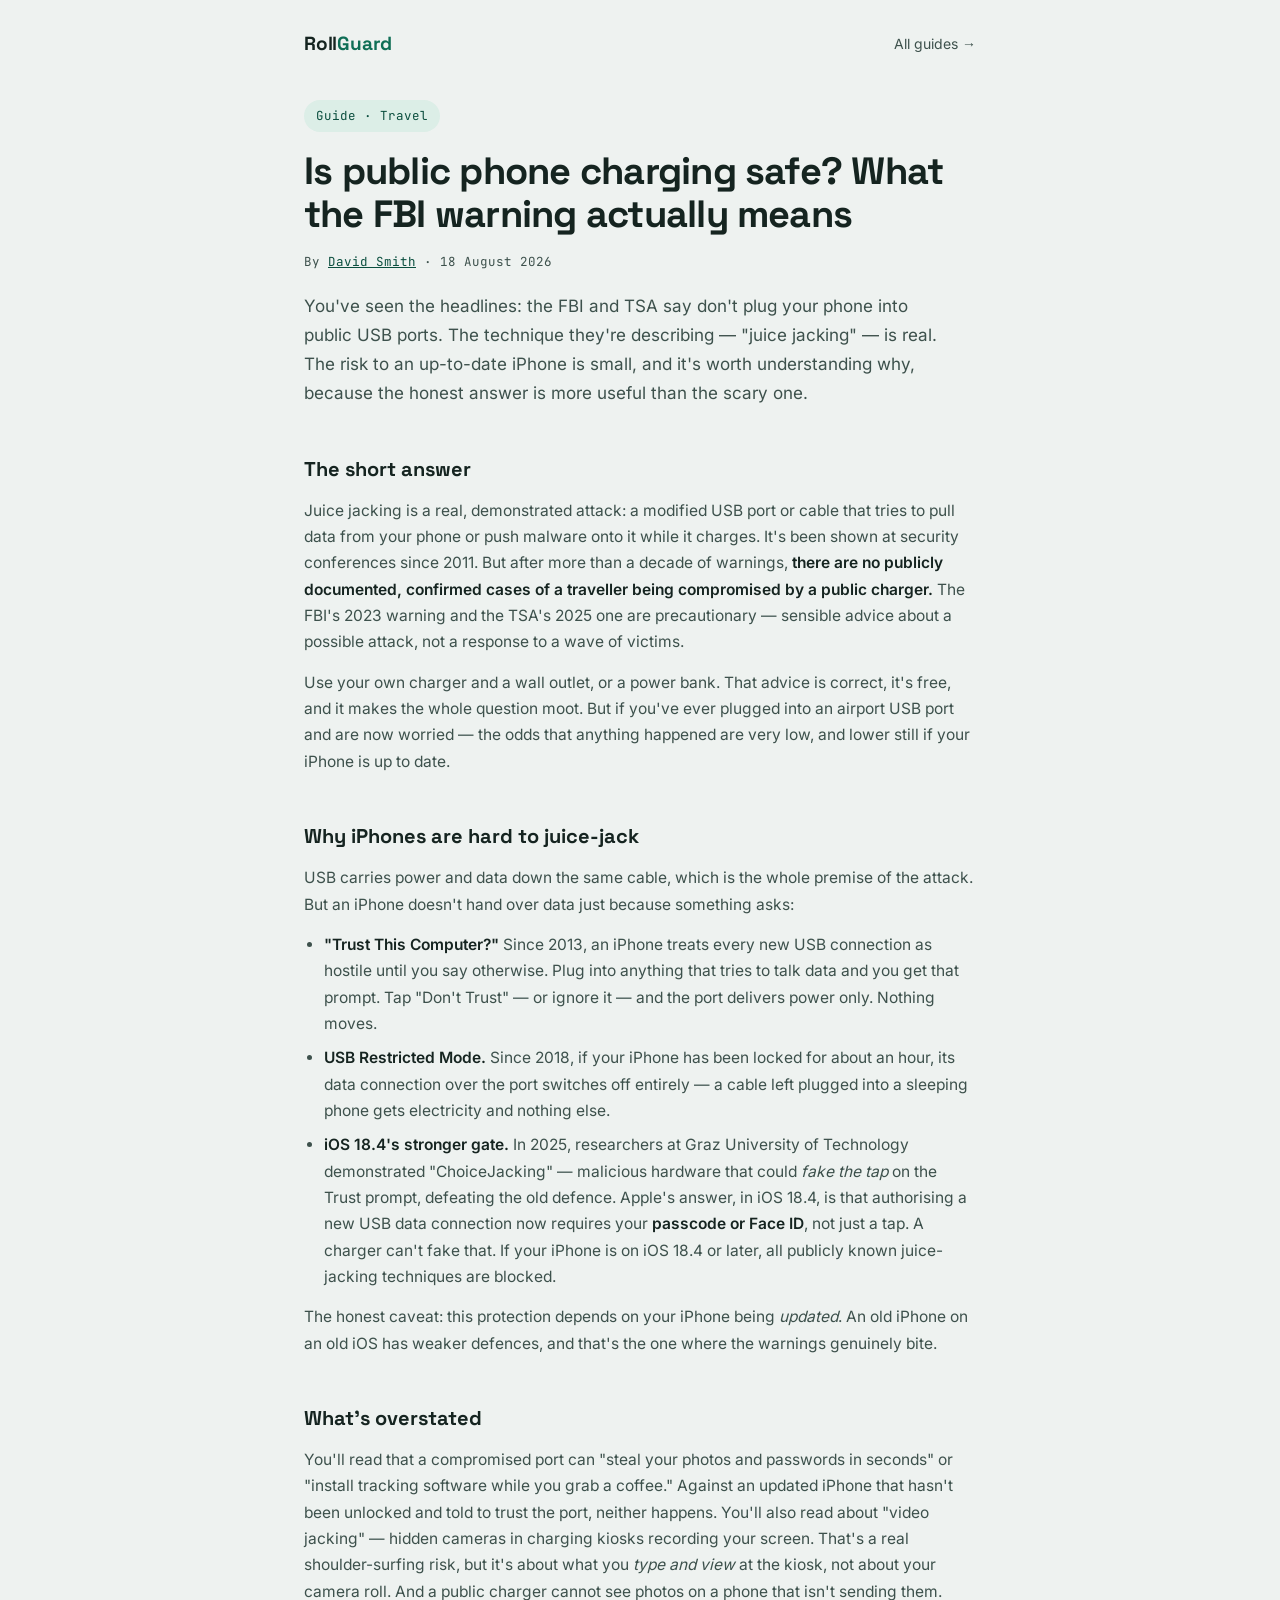
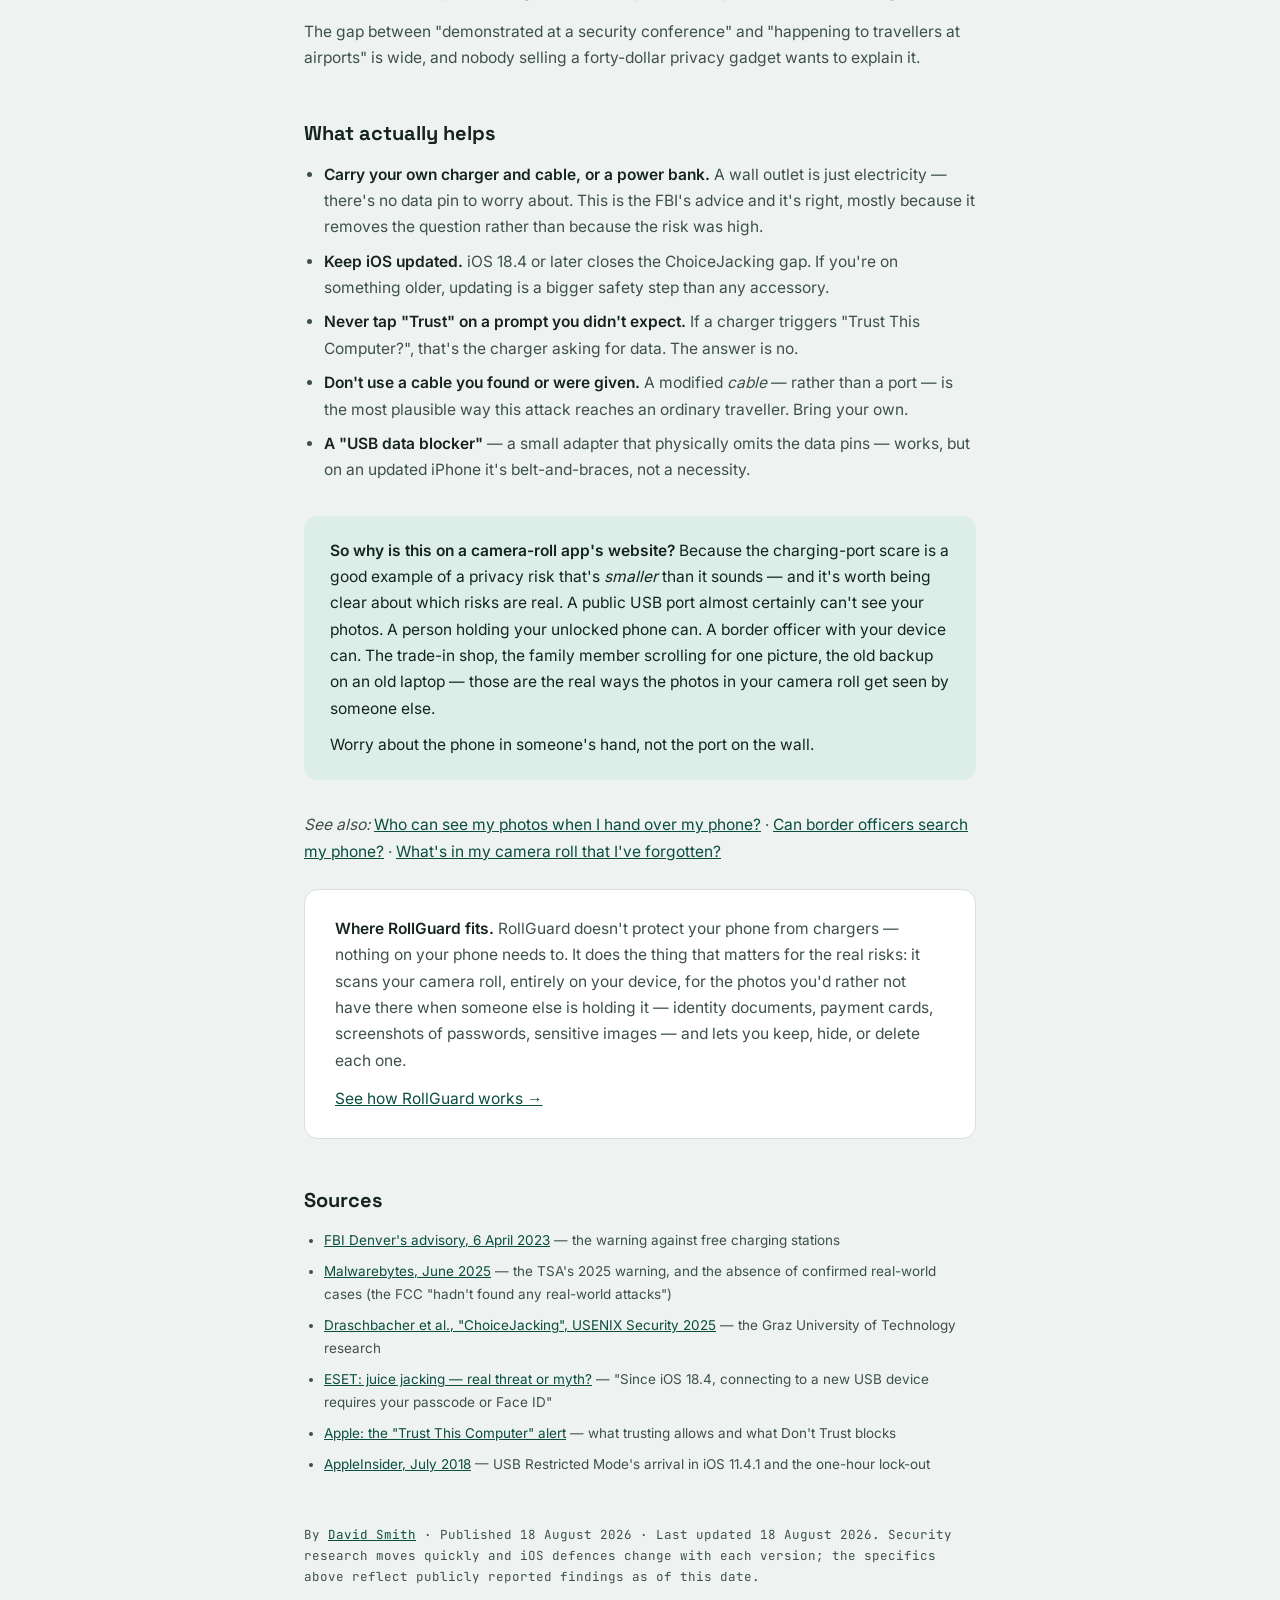
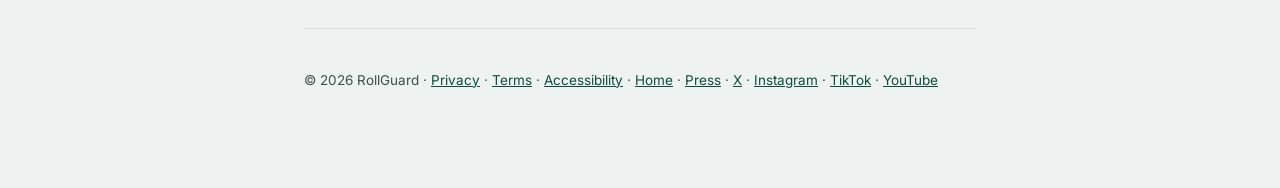
<file: guides/is-public-phone-charging-safe.html>
<!DOCTYPE html>
<html lang="en">
<head>
<meta charset="UTF-8">
<meta name="viewport" content="width=device-width, initial-scale=1.0">
<title>Is public phone charging safe? What the FBI's juice-jacking warning actually means — RollGuard</title>
<meta name="description" content="The FBI and TSA warn against public USB chargers. The attack is real; the risk to an updated iPhone is small. What juice jacking is, why there are no confirmed victims, what iOS 18.4 changed, and what to actually do.">
<link rel="canonical" href="https://rollguard.app/guides/is-public-phone-charging-safe.html">
<script type="application/ld+json">
{
  "@context": "https://schema.org",
  "@type": "Article",
  "headline": "Is public phone charging safe? What the FBI warning actually means",
  "articleSection": "Travel",
  "description": "You've seen the headlines: the FBI and TSA say don't plug your phone into public USB ports. The technique they're describing — \"juice jacking\" — is real. The risk to an up-to-date iPhone is small, and it's worth understanding why, because the honest answer is more useful than the scary one.",
  "author": { "@type": "Person", "name": "David Smith", "url": "https://rollguard.app/about.html" },
  "publisher": { "@type": "Organization", "name": "RollGuard", "url": "https://rollguard.app/", "logo": { "@type": "ImageObject", "url": "https://rollguard.app/press-kit/icon-1024.png" }, "sameAs": ["https://x.com/rollguardapp", "https://instagram.com/rollguardapp", "https://tiktok.com/@rollguardapp", "https://youtube.com/@rollguardapp"] },
  "datePublished": "2026-08-18",
  "dateModified": "2026-08-18",
  "mainEntityOfPage": "https://rollguard.app/guides/is-public-phone-charging-safe.html",
  "inLanguage": "en",
  "isAccessibleForFree": true
}
</script>
<link rel="icon" href="/favicon.ico" sizes="32x32">
<link rel="apple-touch-icon" href="/apple-touch-icon.png">
<link rel="stylesheet" href="/fonts/fonts.css">
<style>
  :root{
    --ink:#152420;
    --ink-soft:#3d514c;
    --paper:#EEF2F0;
    --card:#FFFFFF;
    --teal:#0F6E56;
    --teal-deep:#0A4E3E;
    --mint:#DCEEE7;
    --line:#D8DFDC;
    --font-display:'Space Grotesk', sans-serif;
    --font-body:'Inter', sans-serif;
    --font-mono:'JetBrains Mono', monospace;
  }
  *{box-sizing:border-box;}
  body{margin:0;background:var(--paper);color:var(--ink);font-family:var(--font-body);line-height:1.7;-webkit-font-smoothing:antialiased;}
  a{color:var(--teal-deep);}
  .wrap{max-width:720px;margin:0 auto;padding:0 24px 96px;}
  nav{max-width:720px;margin:0 auto;padding:28px 24px 0;display:flex;justify-content:space-between;align-items:center;}
  .brand{font-family:var(--font-display);font-weight:700;font-size:19px;letter-spacing:-0.01em;color:var(--ink);text-decoration:none;}
  .brand span{color:var(--teal);}
  .navlink{font-size:14px;color:var(--ink-soft);text-decoration:none;}
  .navlink:hover{color:var(--teal-deep);}
  .eyebrow{font-family:var(--font-mono);font-size:12.5px;color:var(--teal-deep);background:var(--mint);display:inline-block;padding:5px 12px;border-radius:999px;margin:40px 0 18px;}
  h1{font-family:var(--font-display);font-weight:700;font-size:clamp(28px,4.4vw,38px);letter-spacing:-0.02em;line-height:1.15;margin:0 0 14px;}
  .lede{color:var(--ink-soft);font-size:17px;max-width:58ch;margin:0 0 40px;}
  h2{font-family:var(--font-display);font-weight:700;font-size:20px;margin:44px 0 12px;}
  p{color:var(--ink-soft);font-size:15.5px;margin:0 0 14px;}
  strong{color:var(--ink);}
  ul{color:var(--ink-soft);font-size:15.5px;padding-left:20px;margin:0 0 14px;}
  li{margin-bottom:8px;}
  .card{background:var(--card);border:1.5px solid var(--line);border-radius:14px;padding:26px 30px;margin:24px 0;}
  .card p{margin:0 0 12px;}
  .card p:last-child{margin:0;}
  .callout{background:var(--mint);border-radius:14px;padding:22px 26px;margin:32px 0;}
  .callout p{margin:0 0 10px;color:var(--ink);}
  .callout p:last-child{margin:0;}
  .updated{font-family:var(--font-mono);font-size:12.5px;color:var(--ink-soft);margin:48px 0 0;}
  .byline{font-family:var(--font-mono);font-size:12.5px;color:var(--ink-soft);margin:0 0 20px;}
  .sources{font-size:13.5px;}
  footer{padding:40px 0 0;border-top:1px solid var(--line);margin-top:40px;font-size:13.5px;color:var(--ink-soft);}
</style>
</head>
<body>
<nav>
  <a class="brand" href="../">Roll<span>Guard</span></a>
    <a class="navlink" href="../#guides">All guides →</a>
</nav>
<div class="wrap">
  <span class="eyebrow">Guide · Travel</span>
  <h1>Is public phone charging safe? What the FBI warning actually means</h1>
  <p class="byline">By <a href="../about.html">David Smith</a> · 18 August 2026</p>
  <p class="lede">You've seen the headlines: the FBI and TSA say don't plug your phone into public USB ports. The technique they're describing — "juice jacking" — is real. The risk to an up-to-date iPhone is small, and it's worth understanding why, because the honest answer is more useful than the scary one.</p>

  <h2>The short answer</h2>
  <p>Juice jacking is a real, demonstrated attack: a modified USB port or cable that tries to pull data from your phone or push malware onto it while it charges. It's been shown at security conferences since 2011. But after more than a decade of warnings, <strong>there are no publicly documented, confirmed cases of a traveller being compromised by a public charger.</strong> The FBI's 2023 warning and the TSA's 2025 one are precautionary — sensible advice about a possible attack, not a response to a wave of victims.</p>
  <p>Use your own charger and a wall outlet, or a power bank. That advice is correct, it's free, and it makes the whole question moot. But if you've ever plugged into an airport USB port and are now worried — the odds that anything happened are very low, and lower still if your iPhone is up to date.</p>

  <h2>Why iPhones are hard to juice-jack</h2>
  <p>USB carries power and data down the same cable, which is the whole premise of the attack. But an iPhone doesn't hand over data just because something asks:</p>
  <ul>
    <li><strong>"Trust This Computer?"</strong> Since 2013, an iPhone treats every new USB connection as hostile until you say otherwise. Plug into anything that tries to talk data and you get that prompt. Tap "Don't Trust" — or ignore it — and the port delivers power only. Nothing moves.</li>
    <li><strong>USB Restricted Mode.</strong> Since 2018, if your iPhone has been locked for about an hour, its data connection over the port switches off entirely — a cable left plugged into a sleeping phone gets electricity and nothing else.</li>
    <li><strong>iOS 18.4's stronger gate.</strong> In 2025, researchers at Graz University of Technology demonstrated "ChoiceJacking" — malicious hardware that could <em>fake the tap</em> on the Trust prompt, defeating the old defence. Apple's answer, in iOS 18.4, is that authorising a new USB data connection now requires your <strong>passcode or Face ID</strong>, not just a tap. A charger can't fake that. If your iPhone is on iOS 18.4 or later, all publicly known juice-jacking techniques are blocked.</li>
  </ul>
  <p>The honest caveat: this protection depends on your iPhone being <em>updated</em>. An old iPhone on an old iOS has weaker defences, and that's the one where the warnings genuinely bite.</p>

  <h2>What's overstated</h2>
  <p>You'll read that a compromised port can "steal your photos and passwords in seconds" or "install tracking software while you grab a coffee." Against an updated iPhone that hasn't been unlocked and told to trust the port, neither happens. You'll also read about "video jacking" — hidden cameras in charging kiosks recording your screen. That's a real shoulder-surfing risk, but it's about what you <em>type and view</em> at the kiosk, not about your camera roll. And a public charger cannot see photos on a phone that isn't sending them.</p>
  <p>The gap between "demonstrated at a security conference" and "happening to travellers at airports" is wide, and nobody selling a forty-dollar privacy gadget wants to explain it.</p>

  <h2>What actually helps</h2>
  <ul>
    <li><strong>Carry your own charger and cable, or a power bank.</strong> A wall outlet is just electricity — there's no data pin to worry about. This is the FBI's advice and it's right, mostly because it removes the question rather than because the risk was high.</li>
    <li><strong>Keep iOS updated.</strong> iOS 18.4 or later closes the ChoiceJacking gap. If you're on something older, updating is a bigger safety step than any accessory.</li>
    <li><strong>Never tap "Trust" on a prompt you didn't expect.</strong> If a charger triggers "Trust This Computer?", that's the charger asking for data. The answer is no.</li>
    <li><strong>Don't use a cable you found or were given.</strong> A modified <em>cable</em> — rather than a port — is the most plausible way this attack reaches an ordinary traveller. Bring your own.</li>
    <li><strong>A "USB data blocker"</strong> — a small adapter that physically omits the data pins — works, but on an updated iPhone it's belt-and-braces, not a necessity.</li>
  </ul>

  <div class="callout">
    <p><strong>So why is this on a camera-roll app's website?</strong> Because the charging-port scare is a good example of a privacy risk that's <em>smaller</em> than it sounds — and it's worth being clear about which risks are real. A public USB port almost certainly can't see your photos. A person holding your unlocked phone can. A border officer with your device can. The trade-in shop, the family member scrolling for one picture, the old backup on an old laptop — those are the real ways the photos in your camera roll get seen by someone else.</p>
    <p>Worry about the phone in someone's hand, not the port on the wall.</p>
  </div>
  <p><em>See also:</em> <a href="who-can-see-my-photos-when-i-hand-over-my-phone.html">Who can see my photos when I hand over my phone?</a> · <a href="can-border-officers-search-my-phone.html">Can border officers search my phone?</a> · <a href="whats-in-my-camera-roll-that-ive-forgotten.html">What's in my camera roll that I've forgotten?</a></p>
  <div class="card">
    <p><strong>Where RollGuard fits.</strong> RollGuard doesn't protect your phone from chargers — nothing on your phone needs to. It does the thing that matters for the real risks: it scans your camera roll, entirely on your device, for the photos you'd rather not have there when someone else is holding it — identity documents, payment cards, screenshots of passwords, sensitive images — and lets you keep, hide, or delete each one.</p>
    <p><a href="../#how">See how RollGuard works →</a></p>
  </div>

  <h2>Sources</h2>
  <ul class="sources">
    <li><a href="https://x.com/FBIDenver/status/1643947117650538498" target="_blank" rel="noopener">FBI Denver's advisory, 6 April 2023</a> — the warning against free charging stations</li>
    <li><a href="https://www.malwarebytes.com/blog/news/2025/06/juice-jacking-warnings-are-back-with-a-new-twist" target="_blank" rel="noopener">Malwarebytes, June 2025</a> — the TSA's 2025 warning, and the absence of confirmed real-world cases (the FCC "hadn't found any real-world attacks")</li>
    <li><a href="https://www.usenix.org/system/files/usenixsecurity25-draschbacher.pdf" target="_blank" rel="noopener">Draschbacher et al., "ChoiceJacking", USENIX Security 2025</a> — the Graz University of Technology research</li>
    <li><a href="https://www.eset.com/blog/en/home-topics/privacy-and-identity-protection/juice-jacking-real-or-myth/" target="_blank" rel="noopener">ESET: juice jacking — real threat or myth?</a> — "Since iOS 18.4, connecting to a new USB device requires your passcode or Face ID"</li>
    <li><a href="https://support.apple.com/en-us/HT202778" target="_blank" rel="noopener">Apple: the "Trust This Computer" alert</a> — what trusting allows and what Don't Trust blocks</li>
    <li><a href="https://appleinsider.com/articles/18/07/11/how-to-use-apples-latest-security-feature-included-in-ios-1141" target="_blank" rel="noopener">AppleInsider, July 2018</a> — USB Restricted Mode's arrival in iOS 11.4.1 and the one-hour lock-out</li>
  </ul>

  <p class="updated">By <a href="../about.html">David Smith</a> · Published 18 August 2026 · Last updated 18 August 2026. Security research moves quickly and iOS defences change with each version; the specifics above reflect publicly reported findings as of this date.</p>

  <footer>
    © 2026 RollGuard · <a href="../privacy.html">Privacy</a> · <a href="../terms.html">Terms</a> · <a href="../accessibility.html">Accessibility</a> · <a href="../">Home</a> · <a href="../press.html">Press</a> · <a href="https://x.com/rollguardapp" target="_blank" rel="noopener">X</a> · <a href="https://instagram.com/rollguardapp" target="_blank" rel="noopener">Instagram</a> · <a href="https://tiktok.com/@rollguardapp" target="_blank" rel="noopener">TikTok</a> · <a href="https://youtube.com/@rollguardapp" target="_blank" rel="noopener">YouTube</a>
  </footer>
</div>
</body>
</html>
</file>
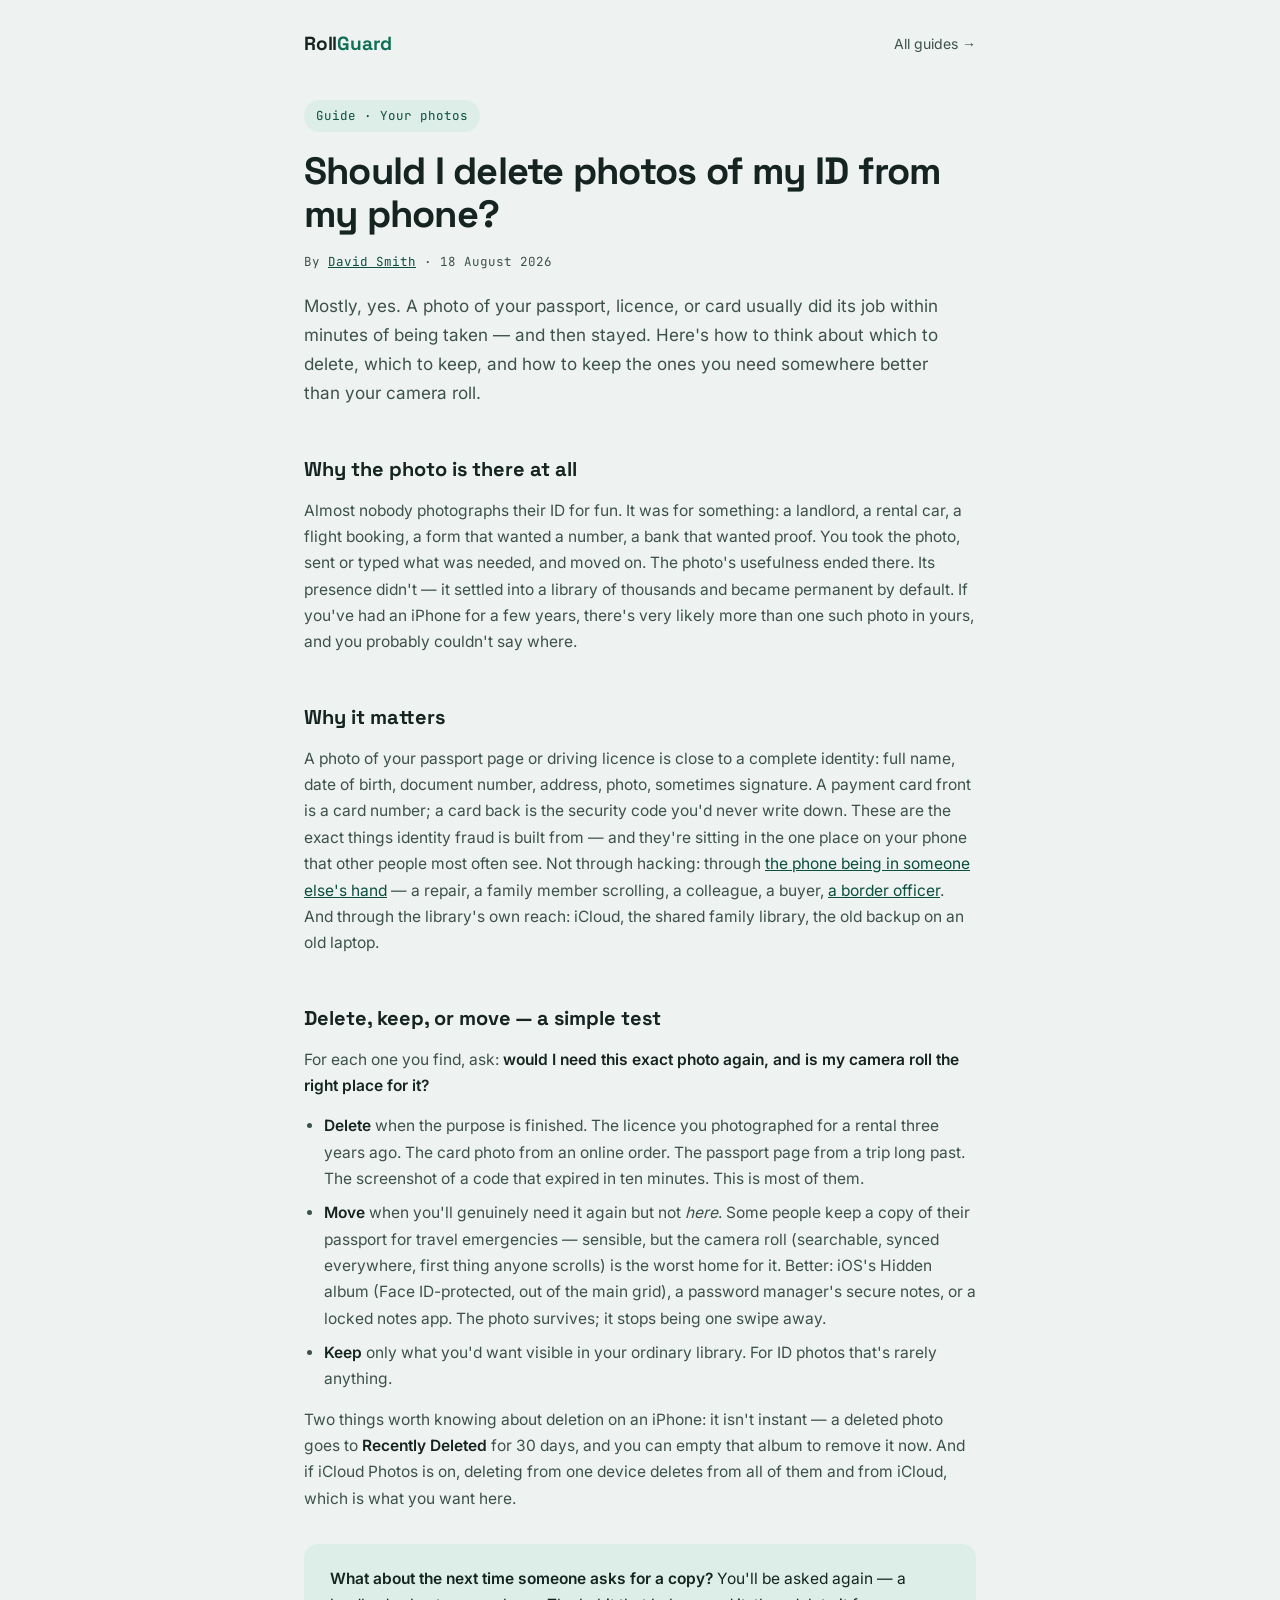
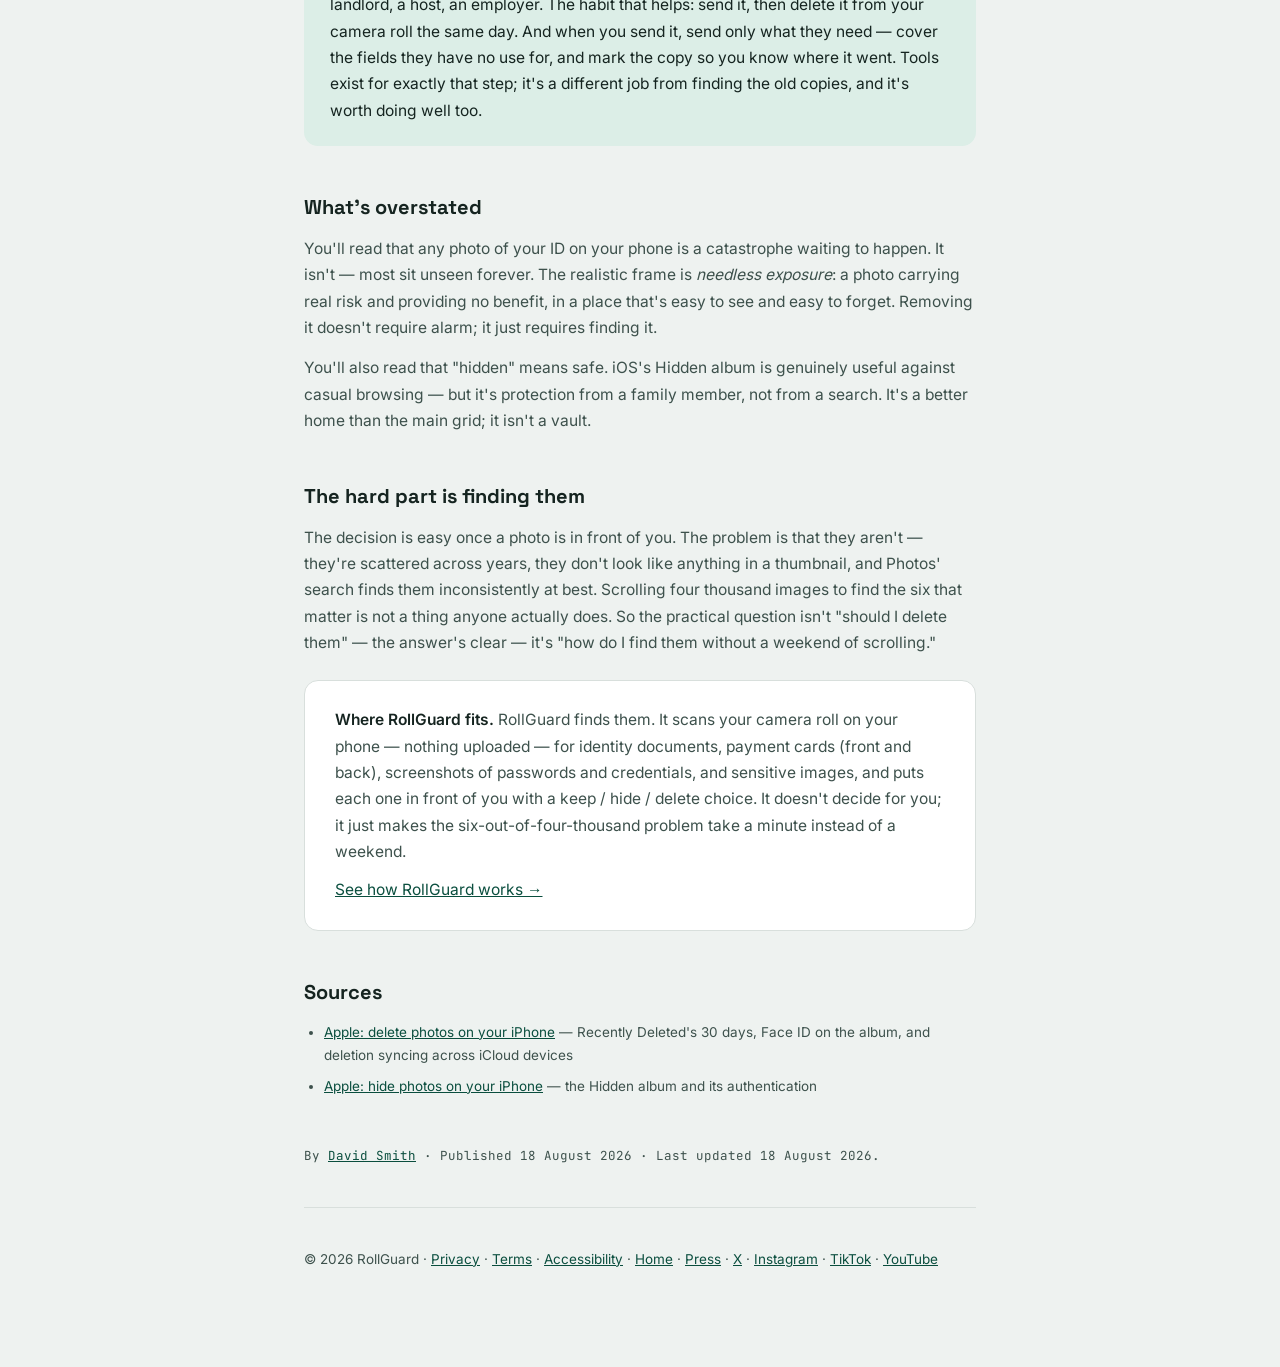
<file: guides/should-i-delete-photos-of-my-id.html>
<!DOCTYPE html>
<html lang="en">
<head>
<meta charset="UTF-8">
<meta name="viewport" content="width=device-width, initial-scale=1.0">
<title>Should I delete photos of my ID from my phone? — RollGuard</title>
<meta name="description" content="Mostly yes — a photo of your passport or licence has usually done its job long before you find it again. When to delete, when to keep, and how to keep the ones you need without leaving them in your camera roll.">
<link rel="canonical" href="https://rollguard.app/guides/should-i-delete-photos-of-my-id.html">
<script type="application/ld+json">
{
  "@context": "https://schema.org",
  "@type": "Article",
  "headline": "Should I delete photos of my ID from my phone?",
  "articleSection": "Your photos",
  "description": "Mostly, yes. A photo of your passport, licence, or card usually did its job within minutes of being taken — and then stayed. Here's how to think about which to delete, which to keep, and how to keep the ones you need somewhere better than your camera roll.",
  "author": { "@type": "Person", "name": "David Smith", "url": "https://rollguard.app/about.html" },
  "publisher": { "@type": "Organization", "name": "RollGuard", "url": "https://rollguard.app/", "logo": { "@type": "ImageObject", "url": "https://rollguard.app/press-kit/icon-1024.png" }, "sameAs": ["https://x.com/rollguardapp", "https://instagram.com/rollguardapp", "https://tiktok.com/@rollguardapp", "https://youtube.com/@rollguardapp"] },
  "datePublished": "2026-08-18",
  "dateModified": "2026-08-18",
  "mainEntityOfPage": "https://rollguard.app/guides/should-i-delete-photos-of-my-id.html",
  "inLanguage": "en",
  "isAccessibleForFree": true
}
</script>
<link rel="icon" href="/favicon.ico" sizes="32x32">
<link rel="apple-touch-icon" href="/apple-touch-icon.png">
<link rel="stylesheet" href="/fonts/fonts.css">
<style>
  :root{
    --ink:#152420;
    --ink-soft:#3d514c;
    --paper:#EEF2F0;
    --card:#FFFFFF;
    --teal:#0F6E56;
    --teal-deep:#0A4E3E;
    --mint:#DCEEE7;
    --line:#D8DFDC;
    --font-display:'Space Grotesk', sans-serif;
    --font-body:'Inter', sans-serif;
    --font-mono:'JetBrains Mono', monospace;
  }
  *{box-sizing:border-box;}
  body{margin:0;background:var(--paper);color:var(--ink);font-family:var(--font-body);line-height:1.7;-webkit-font-smoothing:antialiased;}
  a{color:var(--teal-deep);}
  .wrap{max-width:720px;margin:0 auto;padding:0 24px 96px;}
  nav{max-width:720px;margin:0 auto;padding:28px 24px 0;display:flex;justify-content:space-between;align-items:center;}
  .brand{font-family:var(--font-display);font-weight:700;font-size:19px;letter-spacing:-0.01em;color:var(--ink);text-decoration:none;}
  .brand span{color:var(--teal);}
  .navlink{font-size:14px;color:var(--ink-soft);text-decoration:none;}
  .navlink:hover{color:var(--teal-deep);}
  .eyebrow{font-family:var(--font-mono);font-size:12.5px;color:var(--teal-deep);background:var(--mint);display:inline-block;padding:5px 12px;border-radius:999px;margin:40px 0 18px;}
  h1{font-family:var(--font-display);font-weight:700;font-size:clamp(28px,4.4vw,38px);letter-spacing:-0.02em;line-height:1.15;margin:0 0 14px;}
  .lede{color:var(--ink-soft);font-size:17px;max-width:58ch;margin:0 0 40px;}
  h2{font-family:var(--font-display);font-weight:700;font-size:20px;margin:44px 0 12px;}
  p{color:var(--ink-soft);font-size:15.5px;margin:0 0 14px;}
  strong{color:var(--ink);}
  ul{color:var(--ink-soft);font-size:15.5px;padding-left:20px;margin:0 0 14px;}
  li{margin-bottom:8px;}
  .card{background:var(--card);border:1.5px solid var(--line);border-radius:14px;padding:26px 30px;margin:24px 0;}
  .card p{margin:0 0 12px;}
  .card p:last-child{margin:0;}
  .callout{background:var(--mint);border-radius:14px;padding:22px 26px;margin:32px 0;}
  .callout p{margin:0 0 10px;color:var(--ink);}
  .callout p:last-child{margin:0;}
  .updated{font-family:var(--font-mono);font-size:12.5px;color:var(--ink-soft);margin:48px 0 0;}
  .byline{font-family:var(--font-mono);font-size:12.5px;color:var(--ink-soft);margin:0 0 20px;}
  .sources{font-size:13.5px;}
  footer{padding:40px 0 0;border-top:1px solid var(--line);margin-top:40px;font-size:13.5px;color:var(--ink-soft);}
</style>
</head>
<body>
<nav>
  <a class="brand" href="../">Roll<span>Guard</span></a>
    <a class="navlink" href="../#guides">All guides →</a>
</nav>
<div class="wrap">
  <span class="eyebrow">Guide · Your photos</span>
  <h1>Should I delete photos of my ID from my phone?</h1>
  <p class="byline">By <a href="../about.html">David Smith</a> · 18 August 2026</p>
  <p class="lede">Mostly, yes. A photo of your passport, licence, or card usually did its job within minutes of being taken — and then stayed. Here's how to think about which to delete, which to keep, and how to keep the ones you need somewhere better than your camera roll.</p>

  <h2>Why the photo is there at all</h2>
  <p>Almost nobody photographs their ID for fun. It was for something: a landlord, a rental car, a flight booking, a form that wanted a number, a bank that wanted proof. You took the photo, sent or typed what was needed, and moved on. The photo's usefulness ended there. Its presence didn't — it settled into a library of thousands and became permanent by default. If you've had an iPhone for a few years, there's very likely more than one such photo in yours, and you probably couldn't say where.</p>

  <h2>Why it matters</h2>
  <p>A photo of your passport page or driving licence is close to a complete identity: full name, date of birth, document number, address, photo, sometimes signature. A payment card front is a card number; a card back is the security code you'd never write down. These are the exact things identity fraud is built from — and they're sitting in the one place on your phone that other people most often see. Not through hacking: through <a href="who-can-see-my-photos-when-i-hand-over-my-phone.html">the phone being in someone else's hand</a> — a repair, a family member scrolling, a colleague, a buyer, <a href="can-border-officers-search-my-phone.html">a border officer</a>. And through the library's own reach: iCloud, the shared family library, the old backup on an old laptop.</p>

  <h2>Delete, keep, or move — a simple test</h2>
  <p>For each one you find, ask: <strong>would I need this exact photo again, and is my camera roll the right place for it?</strong></p>
  <ul>
    <li><strong>Delete</strong> when the purpose is finished. The licence you photographed for a rental three years ago. The card photo from an online order. The passport page from a trip long past. The screenshot of a code that expired in ten minutes. This is most of them.</li>
    <li><strong>Move</strong> when you'll genuinely need it again but not <em>here</em>. Some people keep a copy of their passport for travel emergencies — sensible, but the camera roll (searchable, synced everywhere, first thing anyone scrolls) is the worst home for it. Better: iOS's Hidden album (Face ID-protected, out of the main grid), a password manager's secure notes, or a locked notes app. The photo survives; it stops being one swipe away.</li>
    <li><strong>Keep</strong> only what you'd want visible in your ordinary library. For ID photos that's rarely anything.</li>
  </ul>
  <p>Two things worth knowing about deletion on an iPhone: it isn't instant — a deleted photo goes to <strong>Recently Deleted</strong> for 30 days, and you can empty that album to remove it now. And if iCloud Photos is on, deleting from one device deletes from all of them and from iCloud, which is what you want here.</p>

  <div class="callout">
    <p><strong>What about the next time someone asks for a copy?</strong> You'll be asked again — a landlord, a host, an employer. The habit that helps: send it, then delete it from your camera roll the same day. And when you send it, send only what they need — cover the fields they have no use for, and mark the copy so you know where it went. Tools exist for exactly that step; it's a different job from finding the old copies, and it's worth doing well too.</p>
  </div>

  <h2>What's overstated</h2>
  <p>You'll read that any photo of your ID on your phone is a catastrophe waiting to happen. It isn't — most sit unseen forever. The realistic frame is <em>needless exposure</em>: a photo carrying real risk and providing no benefit, in a place that's easy to see and easy to forget. Removing it doesn't require alarm; it just requires finding it.</p>
  <p>You'll also read that "hidden" means safe. iOS's Hidden album is genuinely useful against casual browsing — but it's protection from a family member, not from a search. It's a better home than the main grid; it isn't a vault.</p>

  <h2>The hard part is finding them</h2>
  <p>The decision is easy once a photo is in front of you. The problem is that they aren't — they're scattered across years, they don't look like anything in a thumbnail, and Photos' search finds them inconsistently at best. Scrolling four thousand images to find the six that matter is not a thing anyone actually does. So the practical question isn't "should I delete them" — the answer's clear — it's "how do I find them without a weekend of scrolling."</p>

  <div class="card">
    <p><strong>Where RollGuard fits.</strong> RollGuard finds them. It scans your camera roll on your phone — nothing uploaded — for identity documents, payment cards (front and back), screenshots of passwords and credentials, and sensitive images, and puts each one in front of you with a keep / hide / delete choice. It doesn't decide for you; it just makes the six-out-of-four-thousand problem take a minute instead of a weekend.</p>
    <p><a href="../#how">See how RollGuard works →</a></p>
  </div>

  <h2>Sources</h2>
  <ul class="sources">
    <li><a href="https://support.apple.com/en-au/104967" target="_blank" rel="noopener">Apple: delete photos on your iPhone</a> — Recently Deleted's 30 days, Face ID on the album, and deletion syncing across iCloud devices</li>
    <li><a href="https://support.apple.com/en-us/HT205891" target="_blank" rel="noopener">Apple: hide photos on your iPhone</a> — the Hidden album and its authentication</li>
  </ul>

  <p class="updated">By <a href="../about.html">David Smith</a> · Published 18 August 2026 · Last updated 18 August 2026.</p>

  <footer>
    © 2026 RollGuard · <a href="../privacy.html">Privacy</a> · <a href="../terms.html">Terms</a> · <a href="../accessibility.html">Accessibility</a> · <a href="../">Home</a> · <a href="../press.html">Press</a> · <a href="https://x.com/rollguardapp" target="_blank" rel="noopener">X</a> · <a href="https://instagram.com/rollguardapp" target="_blank" rel="noopener">Instagram</a> · <a href="https://tiktok.com/@rollguardapp" target="_blank" rel="noopener">TikTok</a> · <a href="https://youtube.com/@rollguardapp" target="_blank" rel="noopener">YouTube</a>
  </footer>
</div>
</body>
</html>
</file>
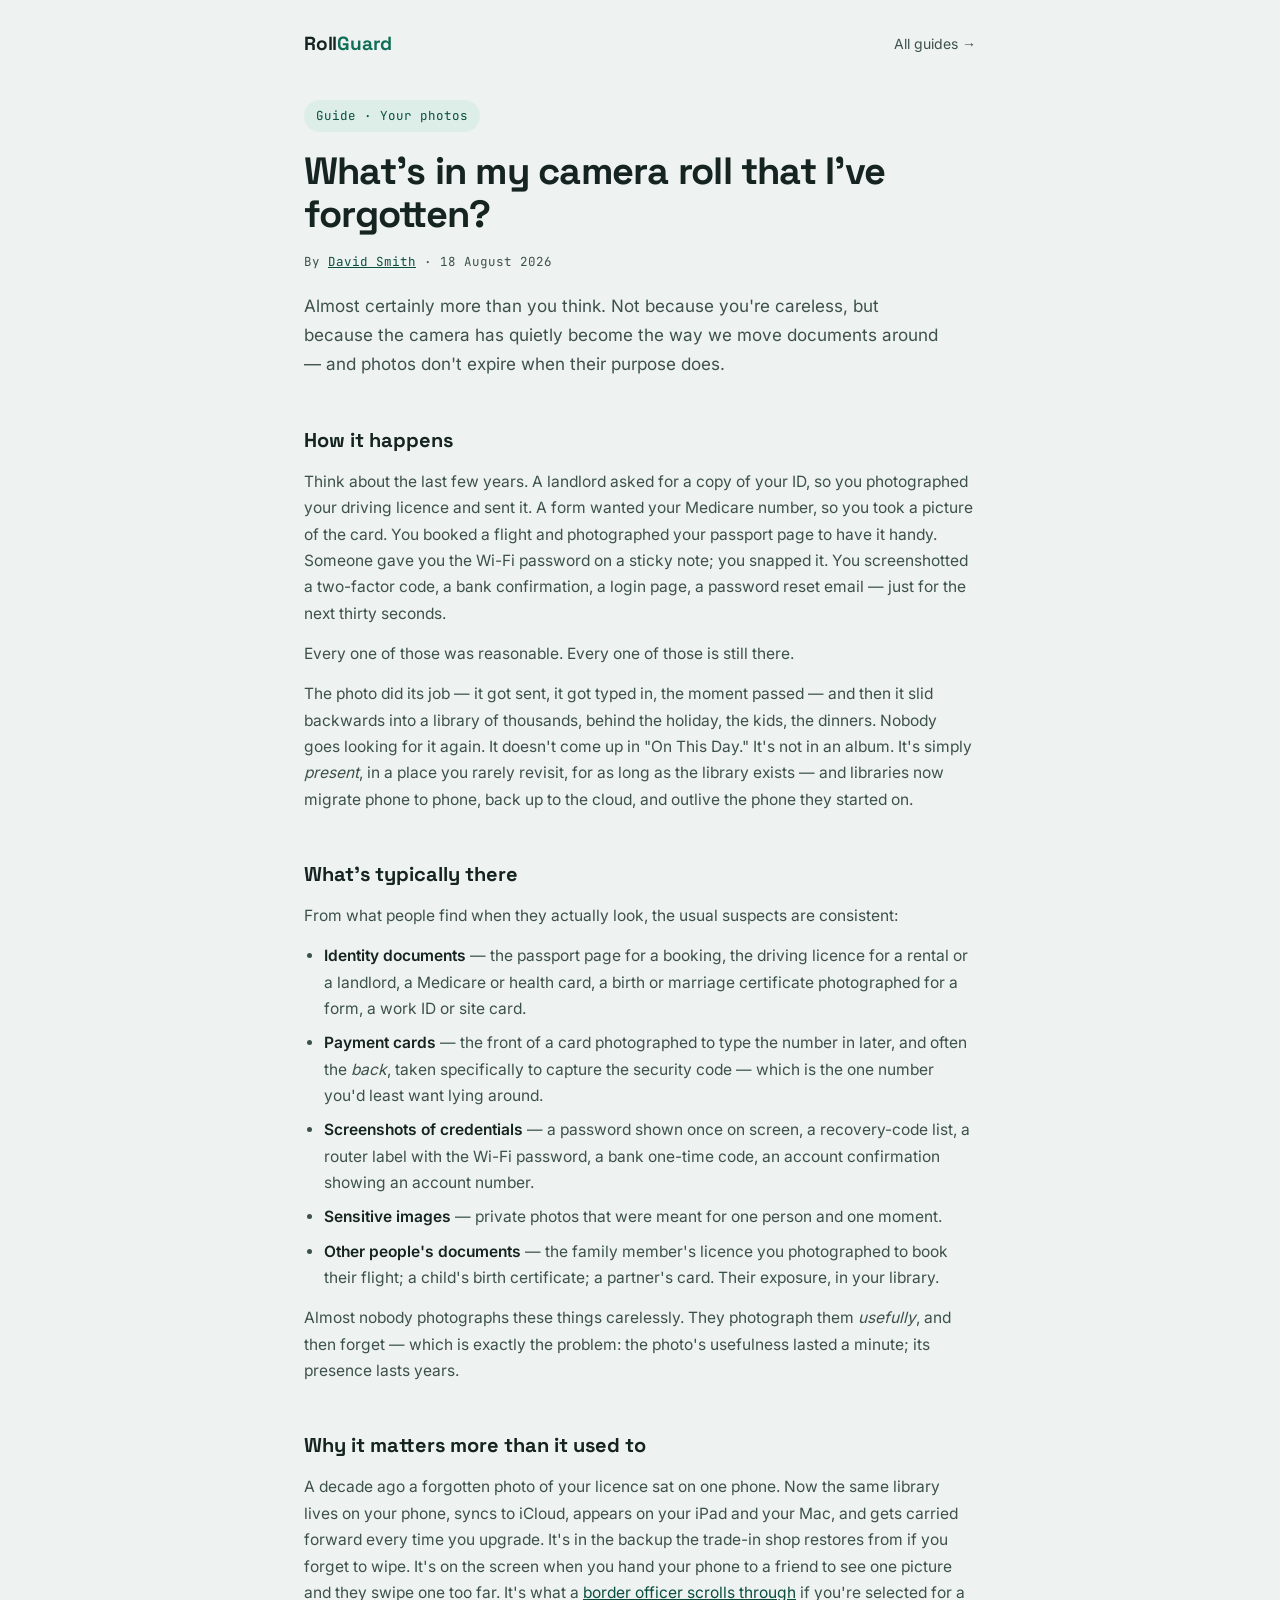
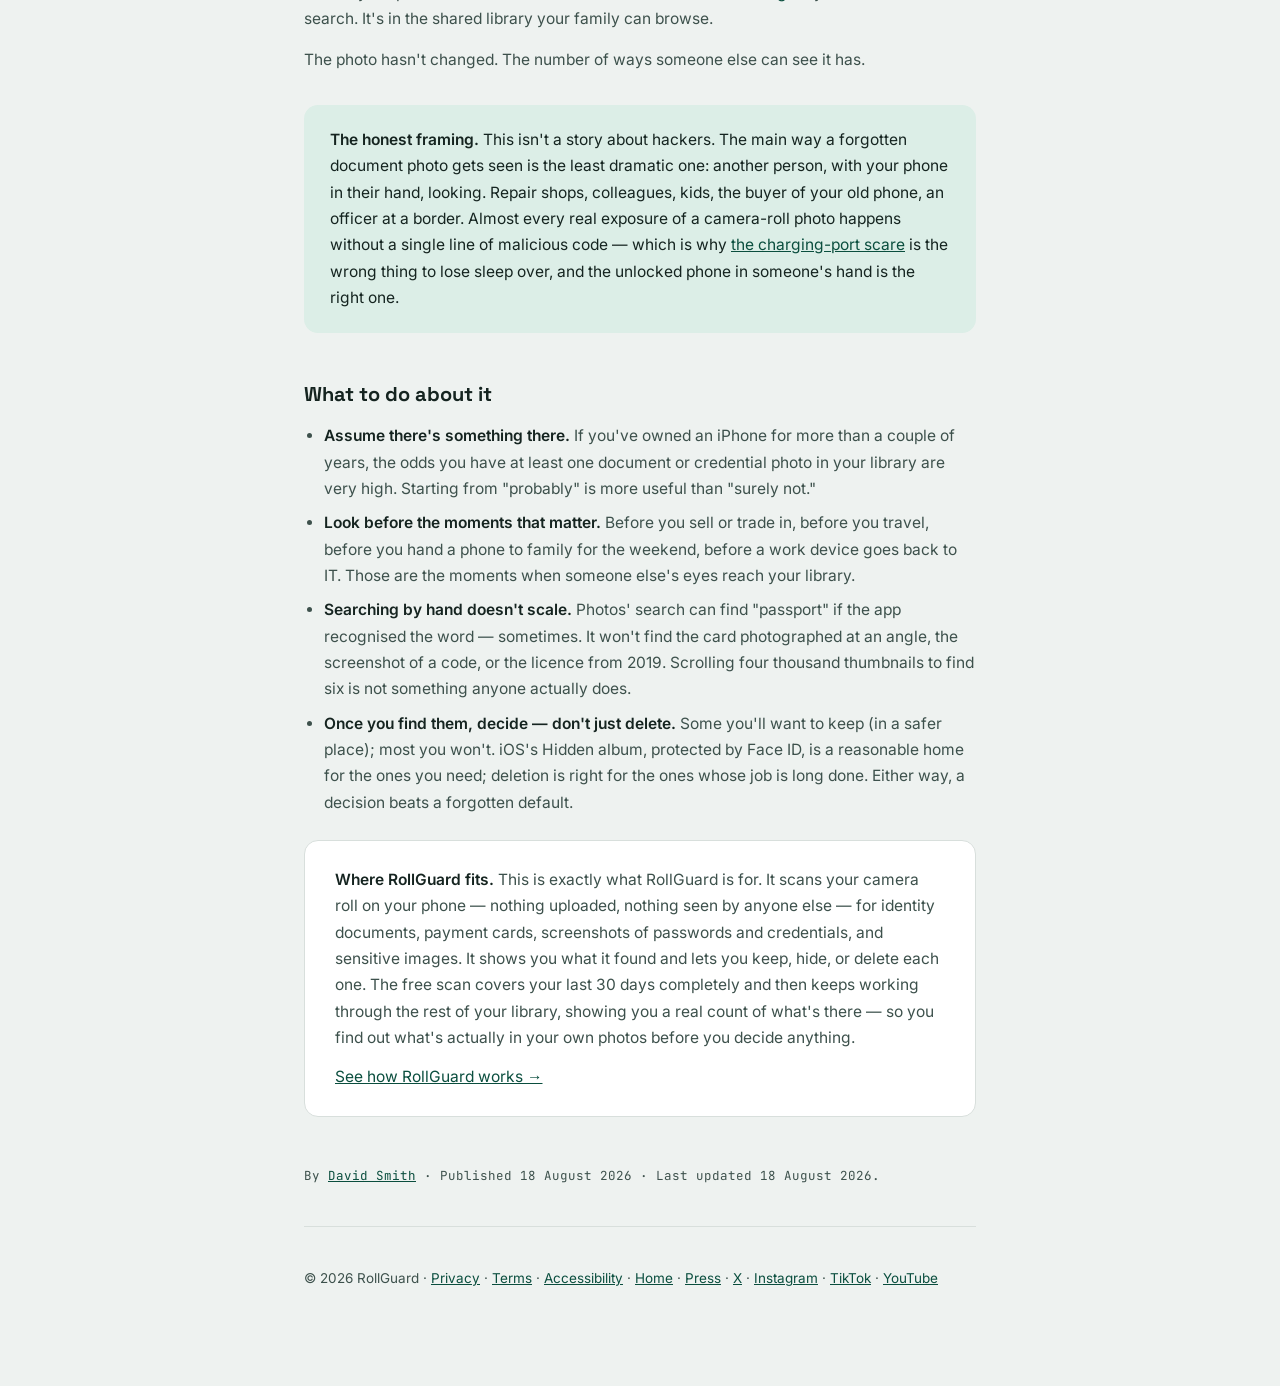
<file: guides/whats-in-my-camera-roll-that-ive-forgotten.html>
<!DOCTYPE html>
<html lang="en">
<head>
<meta charset="UTF-8">
<meta name="viewport" content="width=device-width, initial-scale=1.0">
<title>What's in my camera roll that I've forgotten? — RollGuard</title>
<meta name="description" content="Most people have photos of their passport, driving licence, a payment card, or a screenshot of a password sitting in their camera roll from years ago. Why they're there, why they outlive their purpose, and what to do about them.">
<link rel="canonical" href="https://rollguard.app/guides/whats-in-my-camera-roll-that-ive-forgotten.html">
<script type="application/ld+json">
{
  "@context": "https://schema.org",
  "@type": "Article",
  "headline": "What's in my camera roll that I've forgotten?",
  "articleSection": "Your photos",
  "description": "Almost certainly more than you think. Not because you're careless, but because the camera has quietly become the way we move documents around — and photos don't expire when their purpose does.",
  "author": { "@type": "Person", "name": "David Smith", "url": "https://rollguard.app/about.html" },
  "publisher": { "@type": "Organization", "name": "RollGuard", "url": "https://rollguard.app/", "logo": { "@type": "ImageObject", "url": "https://rollguard.app/press-kit/icon-1024.png" }, "sameAs": ["https://x.com/rollguardapp", "https://instagram.com/rollguardapp", "https://tiktok.com/@rollguardapp", "https://youtube.com/@rollguardapp"] },
  "datePublished": "2026-08-18",
  "dateModified": "2026-08-18",
  "mainEntityOfPage": "https://rollguard.app/guides/whats-in-my-camera-roll-that-ive-forgotten.html",
  "inLanguage": "en",
  "isAccessibleForFree": true
}
</script>
<link rel="icon" href="/favicon.ico" sizes="32x32">
<link rel="apple-touch-icon" href="/apple-touch-icon.png">
<link rel="stylesheet" href="/fonts/fonts.css">
<style>
  :root{
    --ink:#152420;
    --ink-soft:#3d514c;
    --paper:#EEF2F0;
    --card:#FFFFFF;
    --teal:#0F6E56;
    --teal-deep:#0A4E3E;
    --mint:#DCEEE7;
    --line:#D8DFDC;
    --font-display:'Space Grotesk', sans-serif;
    --font-body:'Inter', sans-serif;
    --font-mono:'JetBrains Mono', monospace;
  }
  *{box-sizing:border-box;}
  body{margin:0;background:var(--paper);color:var(--ink);font-family:var(--font-body);line-height:1.7;-webkit-font-smoothing:antialiased;}
  a{color:var(--teal-deep);}
  .wrap{max-width:720px;margin:0 auto;padding:0 24px 96px;}
  nav{max-width:720px;margin:0 auto;padding:28px 24px 0;display:flex;justify-content:space-between;align-items:center;}
  .brand{font-family:var(--font-display);font-weight:700;font-size:19px;letter-spacing:-0.01em;color:var(--ink);text-decoration:none;}
  .brand span{color:var(--teal);}
  .navlink{font-size:14px;color:var(--ink-soft);text-decoration:none;}
  .navlink:hover{color:var(--teal-deep);}
  .eyebrow{font-family:var(--font-mono);font-size:12.5px;color:var(--teal-deep);background:var(--mint);display:inline-block;padding:5px 12px;border-radius:999px;margin:40px 0 18px;}
  h1{font-family:var(--font-display);font-weight:700;font-size:clamp(28px,4.4vw,38px);letter-spacing:-0.02em;line-height:1.15;margin:0 0 14px;}
  .lede{color:var(--ink-soft);font-size:17px;max-width:58ch;margin:0 0 40px;}
  h2{font-family:var(--font-display);font-weight:700;font-size:20px;margin:44px 0 12px;}
  p{color:var(--ink-soft);font-size:15.5px;margin:0 0 14px;}
  strong{color:var(--ink);}
  ul{color:var(--ink-soft);font-size:15.5px;padding-left:20px;margin:0 0 14px;}
  li{margin-bottom:8px;}
  .card{background:var(--card);border:1.5px solid var(--line);border-radius:14px;padding:26px 30px;margin:24px 0;}
  .card p{margin:0 0 12px;}
  .card p:last-child{margin:0;}
  .callout{background:var(--mint);border-radius:14px;padding:22px 26px;margin:32px 0;}
  .callout p{margin:0 0 10px;color:var(--ink);}
  .callout p:last-child{margin:0;}
  .updated{font-family:var(--font-mono);font-size:12.5px;color:var(--ink-soft);margin:48px 0 0;}
  .byline{font-family:var(--font-mono);font-size:12.5px;color:var(--ink-soft);margin:0 0 20px;}
  .sources{font-size:13.5px;}
  footer{padding:40px 0 0;border-top:1px solid var(--line);margin-top:40px;font-size:13.5px;color:var(--ink-soft);}
</style>
</head>
<body>
<nav>
  <a class="brand" href="../">Roll<span>Guard</span></a>
    <a class="navlink" href="../#guides">All guides →</a>
</nav>
<div class="wrap">
  <span class="eyebrow">Guide · Your photos</span>
  <h1>What's in my camera roll that I've forgotten?</h1>
  <p class="byline">By <a href="../about.html">David Smith</a> · 18 August 2026</p>
  <p class="lede">Almost certainly more than you think. Not because you're careless, but because the camera has quietly become the way we move documents around — and photos don't expire when their purpose does.</p>

  <h2>How it happens</h2>
  <p>Think about the last few years. A landlord asked for a copy of your ID, so you photographed your driving licence and sent it. A form wanted your Medicare number, so you took a picture of the card. You booked a flight and photographed your passport page to have it handy. Someone gave you the Wi-Fi password on a sticky note; you snapped it. You screenshotted a two-factor code, a bank confirmation, a login page, a password reset email — just for the next thirty seconds.</p>
  <p>Every one of those was reasonable. Every one of those is still there.</p>
  <p>The photo did its job — it got sent, it got typed in, the moment passed — and then it slid backwards into a library of thousands, behind the holiday, the kids, the dinners. Nobody goes looking for it again. It doesn't come up in "On This Day." It's not in an album. It's simply <em>present</em>, in a place you rarely revisit, for as long as the library exists — and libraries now migrate phone to phone, back up to the cloud, and outlive the phone they started on.</p>

  <h2>What's typically there</h2>
  <p>From what people find when they actually look, the usual suspects are consistent:</p>
  <ul>
    <li><strong>Identity documents</strong> — the passport page for a booking, the driving licence for a rental or a landlord, a Medicare or health card, a birth or marriage certificate photographed for a form, a work ID or site card.</li>
    <li><strong>Payment cards</strong> — the front of a card photographed to type the number in later, and often the <em>back</em>, taken specifically to capture the security code — which is the one number you'd least want lying around.</li>
    <li><strong>Screenshots of credentials</strong> — a password shown once on screen, a recovery-code list, a router label with the Wi-Fi password, a bank one-time code, an account confirmation showing an account number.</li>
    <li><strong>Sensitive images</strong> — private photos that were meant for one person and one moment.</li>
    <li><strong>Other people's documents</strong> — the family member's licence you photographed to book their flight; a child's birth certificate; a partner's card. Their exposure, in your library.</li>
  </ul>
  <p>Almost nobody photographs these things carelessly. They photograph them <em>usefully</em>, and then forget — which is exactly the problem: the photo's usefulness lasted a minute; its presence lasts years.</p>

  <h2>Why it matters more than it used to</h2>
  <p>A decade ago a forgotten photo of your licence sat on one phone. Now the same library lives on your phone, syncs to iCloud, appears on your iPad and your Mac, and gets carried forward every time you upgrade. It's in the backup the trade-in shop restores from if you forget to wipe. It's on the screen when you hand your phone to a friend to see one picture and they swipe one too far. It's what a <a href="can-border-officers-search-my-phone.html">border officer scrolls through</a> if you're selected for a search. It's in the shared library your family can browse.</p>
  <p>The photo hasn't changed. The number of ways someone else can see it has.</p>

  <div class="callout">
    <p><strong>The honest framing.</strong> This isn't a story about hackers. The main way a forgotten document photo gets seen is the least dramatic one: another person, with your phone in their hand, looking. Repair shops, colleagues, kids, the buyer of your old phone, an officer at a border. Almost every real exposure of a camera-roll photo happens without a single line of malicious code — which is why <a href="is-public-phone-charging-safe.html">the charging-port scare</a> is the wrong thing to lose sleep over, and the unlocked phone in someone's hand is the right one.</p>
  </div>

  <h2>What to do about it</h2>
  <ul>
    <li><strong>Assume there's something there.</strong> If you've owned an iPhone for more than a couple of years, the odds you have at least one document or credential photo in your library are very high. Starting from "probably" is more useful than "surely not."</li>
    <li><strong>Look before the moments that matter.</strong> Before you sell or trade in, before you travel, before you hand a phone to family for the weekend, before a work device goes back to IT. Those are the moments when someone else's eyes reach your library.</li>
    <li><strong>Searching by hand doesn't scale.</strong> Photos' search can find "passport" if the app recognised the word — sometimes. It won't find the card photographed at an angle, the screenshot of a code, or the licence from 2019. Scrolling four thousand thumbnails to find six is not something anyone actually does.</li>
    <li><strong>Once you find them, decide — don't just delete.</strong> Some you'll want to keep (in a safer place); most you won't. iOS's Hidden album, protected by Face ID, is a reasonable home for the ones you need; deletion is right for the ones whose job is long done. Either way, a decision beats a forgotten default.</li>
  </ul>

  <div class="card">
    <p><strong>Where RollGuard fits.</strong> This is exactly what RollGuard is for. It scans your camera roll on your phone — nothing uploaded, nothing seen by anyone else — for identity documents, payment cards, screenshots of passwords and credentials, and sensitive images. It shows you what it found and lets you keep, hide, or delete each one. The free scan covers your last 30 days completely and then keeps working through the rest of your library, showing you a real count of what's there — so you find out what's actually in your own photos before you decide anything.</p>
    <p><a href="../#how">See how RollGuard works →</a></p>
  </div>

  <p class="updated">By <a href="../about.html">David Smith</a> · Published 18 August 2026 · Last updated 18 August 2026.</p>

  <footer>
    © 2026 RollGuard · <a href="../privacy.html">Privacy</a> · <a href="../terms.html">Terms</a> · <a href="../accessibility.html">Accessibility</a> · <a href="../">Home</a> · <a href="../press.html">Press</a> · <a href="https://x.com/rollguardapp" target="_blank" rel="noopener">X</a> · <a href="https://instagram.com/rollguardapp" target="_blank" rel="noopener">Instagram</a> · <a href="https://tiktok.com/@rollguardapp" target="_blank" rel="noopener">TikTok</a> · <a href="https://youtube.com/@rollguardapp" target="_blank" rel="noopener">YouTube</a>
  </footer>
</div>
</body>
</html>
</file>
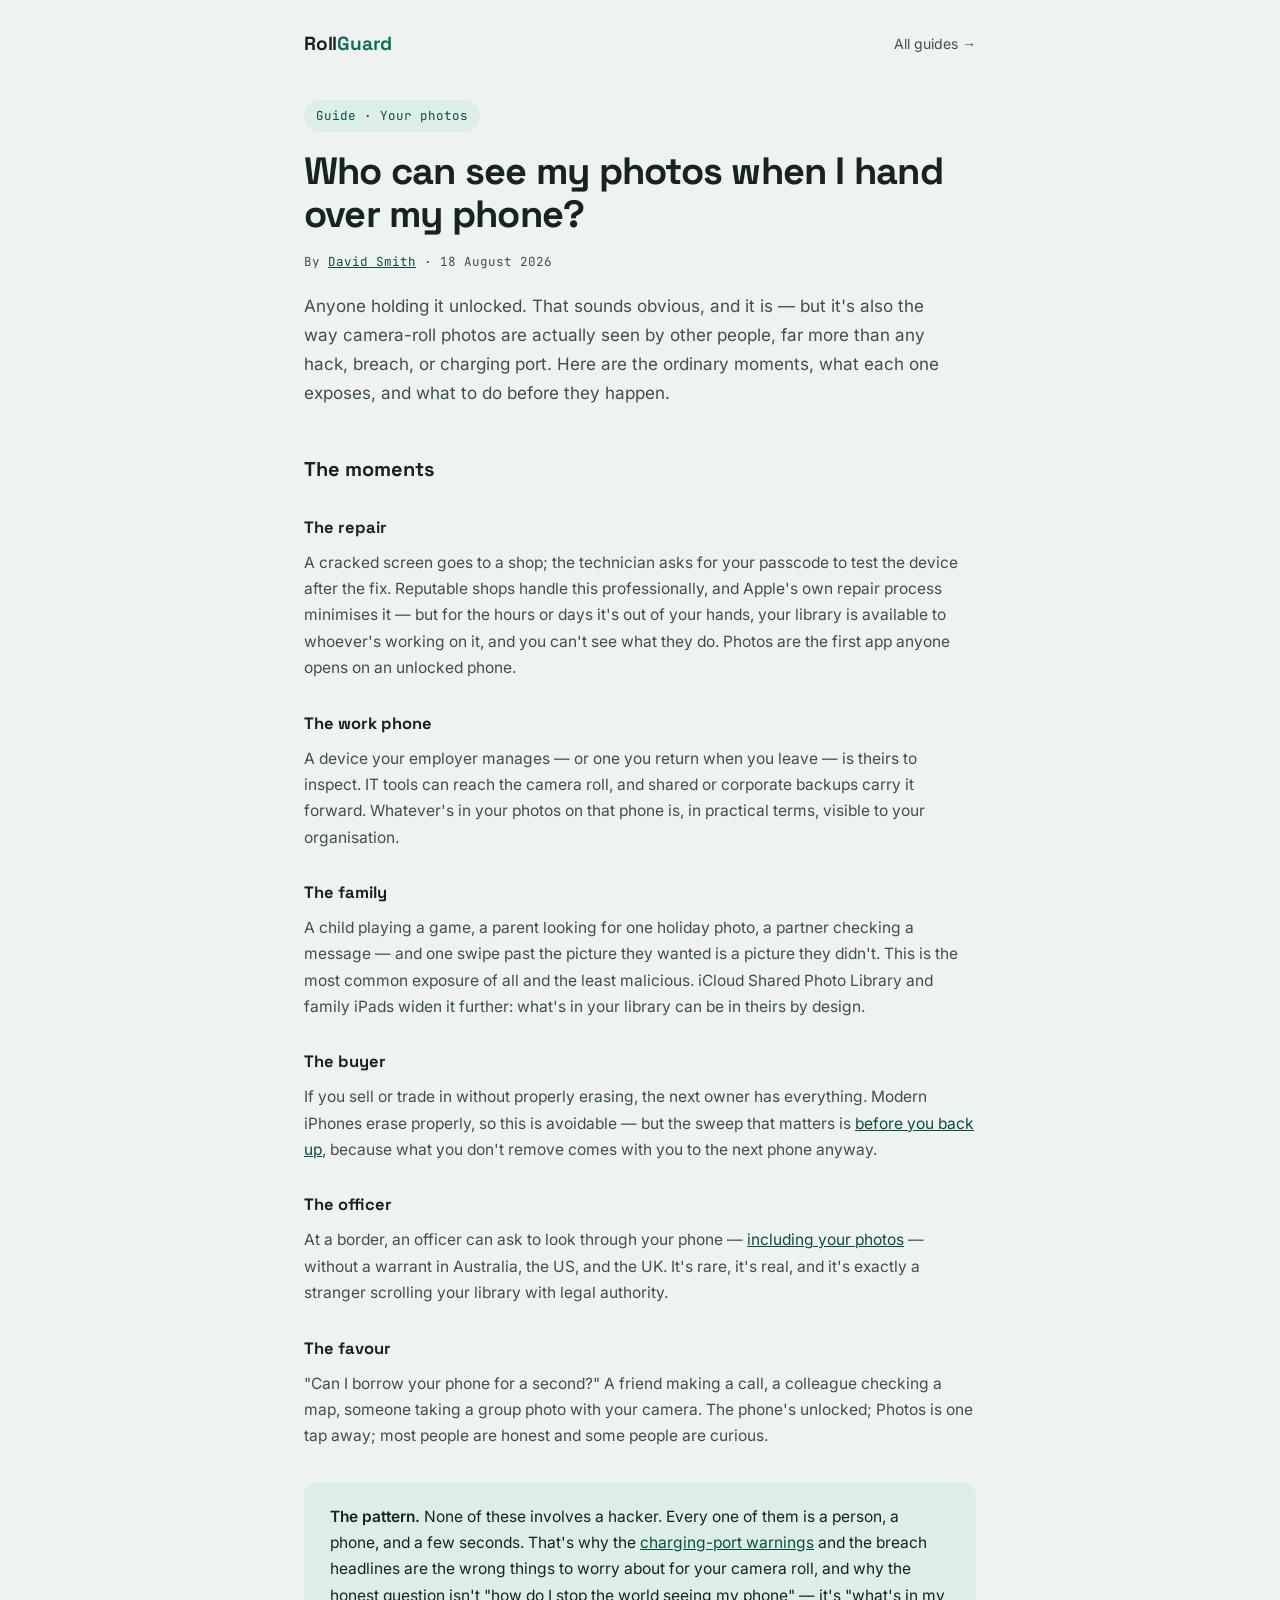
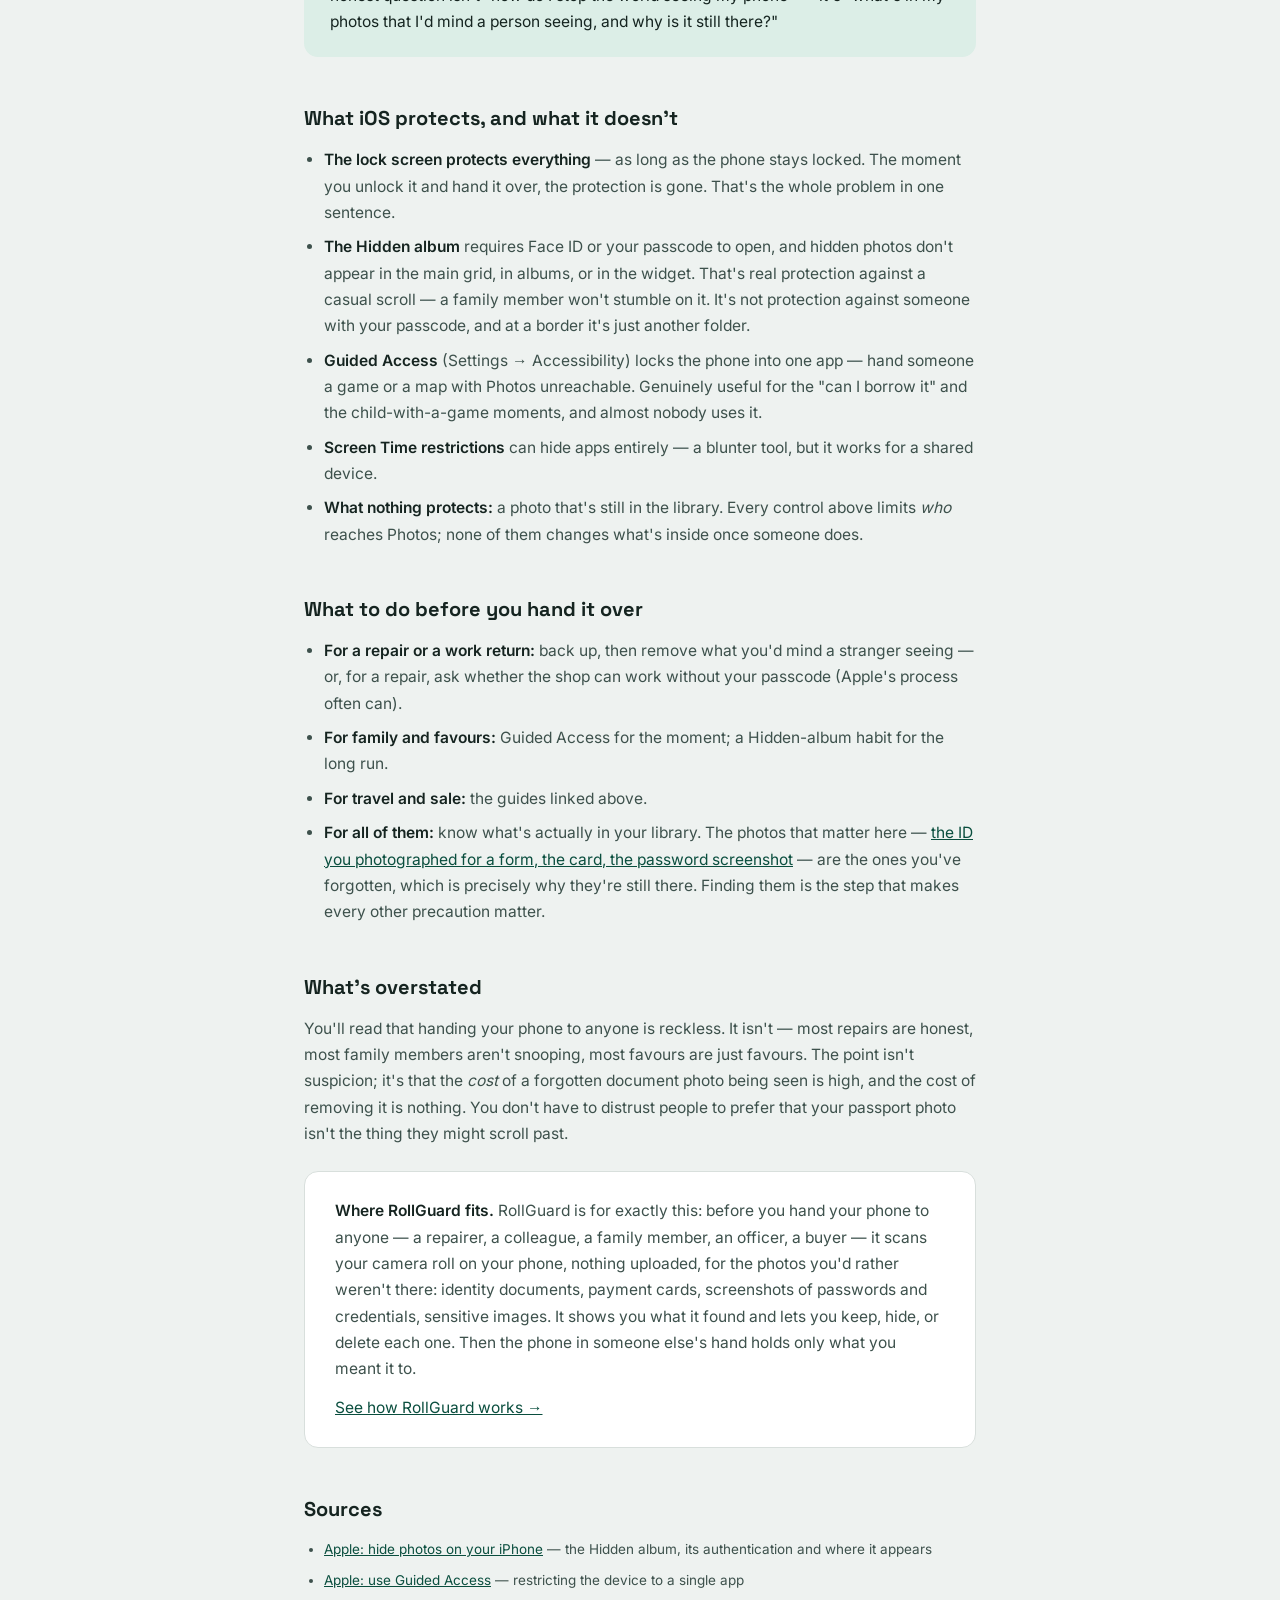
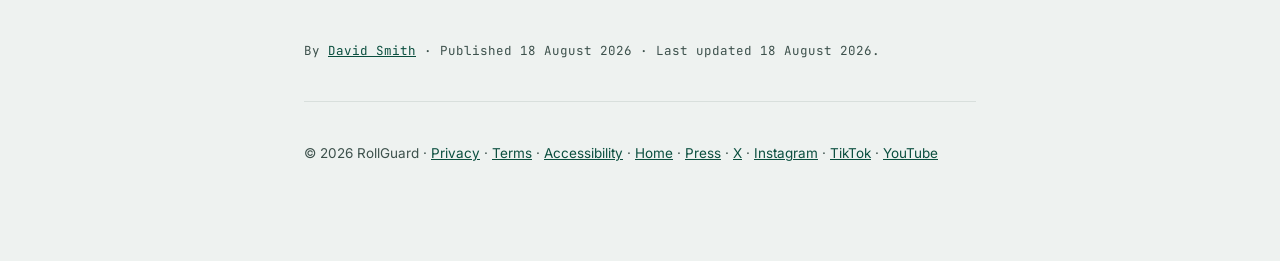
<file: guides/who-can-see-my-photos-when-i-hand-over-my-phone.html>
<!DOCTYPE html>
<html lang="en">
<head>
<meta charset="UTF-8">
<meta name="viewport" content="width=device-width, initial-scale=1.0">
<title>Who can see my photos when I hand over my phone? — RollGuard</title>
<meta name="description" content="Repair shops, colleagues, family, buyers, officers — the ordinary moments when your camera roll is in someone else's hands. No hacking required. What they can see, what iOS protects, and what to do before you hand it over.">
<link rel="canonical" href="https://rollguard.app/guides/who-can-see-my-photos-when-i-hand-over-my-phone.html">
<script type="application/ld+json">
{
  "@context": "https://schema.org",
  "@type": "Article",
  "headline": "Who can see my photos when I hand over my phone?",
  "articleSection": "Your photos",
  "description": "Anyone holding it unlocked. That sounds obvious, and it is — but it's also the way camera-roll photos are actually seen by other people, far more than any hack, breach, or charging port. Here are the ordinary moments, what each one exposes, and what to do before they happen.",
  "author": { "@type": "Person", "name": "David Smith", "url": "https://rollguard.app/about.html" },
  "publisher": { "@type": "Organization", "name": "RollGuard", "url": "https://rollguard.app/", "logo": { "@type": "ImageObject", "url": "https://rollguard.app/press-kit/icon-1024.png" }, "sameAs": ["https://x.com/rollguardapp", "https://instagram.com/rollguardapp", "https://tiktok.com/@rollguardapp", "https://youtube.com/@rollguardapp"] },
  "datePublished": "2026-08-18",
  "dateModified": "2026-08-18",
  "mainEntityOfPage": "https://rollguard.app/guides/who-can-see-my-photos-when-i-hand-over-my-phone.html",
  "inLanguage": "en",
  "isAccessibleForFree": true
}
</script>
<link rel="icon" href="/favicon.ico" sizes="32x32">
<link rel="apple-touch-icon" href="/apple-touch-icon.png">
<link rel="stylesheet" href="/fonts/fonts.css">
<style>
  :root{
    --ink:#152420;
    --ink-soft:#3d514c;
    --paper:#EEF2F0;
    --card:#FFFFFF;
    --teal:#0F6E56;
    --teal-deep:#0A4E3E;
    --mint:#DCEEE7;
    --line:#D8DFDC;
    --font-display:'Space Grotesk', sans-serif;
    --font-body:'Inter', sans-serif;
    --font-mono:'JetBrains Mono', monospace;
  }
  *{box-sizing:border-box;}
  body{margin:0;background:var(--paper);color:var(--ink);font-family:var(--font-body);line-height:1.7;-webkit-font-smoothing:antialiased;}
  a{color:var(--teal-deep);}
  .wrap{max-width:720px;margin:0 auto;padding:0 24px 96px;}
  nav{max-width:720px;margin:0 auto;padding:28px 24px 0;display:flex;justify-content:space-between;align-items:center;}
  .brand{font-family:var(--font-display);font-weight:700;font-size:19px;letter-spacing:-0.01em;color:var(--ink);text-decoration:none;}
  .brand span{color:var(--teal);}
  .navlink{font-size:14px;color:var(--ink-soft);text-decoration:none;}
  .navlink:hover{color:var(--teal-deep);}
  .eyebrow{font-family:var(--font-mono);font-size:12.5px;color:var(--teal-deep);background:var(--mint);display:inline-block;padding:5px 12px;border-radius:999px;margin:40px 0 18px;}
  h1{font-family:var(--font-display);font-weight:700;font-size:clamp(28px,4.4vw,38px);letter-spacing:-0.02em;line-height:1.15;margin:0 0 14px;}
  .lede{color:var(--ink-soft);font-size:17px;max-width:58ch;margin:0 0 40px;}
  h2{font-family:var(--font-display);font-weight:700;font-size:20px;margin:44px 0 12px;}
  h3{font-family:var(--font-display);font-weight:700;font-size:16.5px;margin:28px 0 8px;}
  p{color:var(--ink-soft);font-size:15.5px;margin:0 0 14px;}
  strong{color:var(--ink);}
  ul{color:var(--ink-soft);font-size:15.5px;padding-left:20px;margin:0 0 14px;}
  li{margin-bottom:8px;}
  .card{background:var(--card);border:1.5px solid var(--line);border-radius:14px;padding:26px 30px;margin:24px 0;}
  .card p{margin:0 0 12px;}
  .card p:last-child{margin:0;}
  .callout{background:var(--mint);border-radius:14px;padding:22px 26px;margin:32px 0;}
  .callout p{margin:0 0 10px;color:var(--ink);}
  .callout p:last-child{margin:0;}
  .updated{font-family:var(--font-mono);font-size:12.5px;color:var(--ink-soft);margin:48px 0 0;}
  .byline{font-family:var(--font-mono);font-size:12.5px;color:var(--ink-soft);margin:0 0 20px;}
  .sources{font-size:13.5px;}
  footer{padding:40px 0 0;border-top:1px solid var(--line);margin-top:40px;font-size:13.5px;color:var(--ink-soft);}
</style>
</head>
<body>
<nav>
  <a class="brand" href="../">Roll<span>Guard</span></a>
    <a class="navlink" href="../#guides">All guides →</a>
</nav>
<div class="wrap">
  <span class="eyebrow">Guide · Your photos</span>
  <h1>Who can see my photos when I hand over my phone?</h1>
  <p class="byline">By <a href="../about.html">David Smith</a> · 18 August 2026</p>
  <p class="lede">Anyone holding it unlocked. That sounds obvious, and it is — but it's also the way camera-roll photos are actually seen by other people, far more than any hack, breach, or charging port. Here are the ordinary moments, what each one exposes, and what to do before they happen.</p>

  <h2>The moments</h2>

  <h3>The repair</h3>
  <p>A cracked screen goes to a shop; the technician asks for your passcode to test the device after the fix. Reputable shops handle this professionally, and Apple's own repair process minimises it — but for the hours or days it's out of your hands, your library is available to whoever's working on it, and you can't see what they do. Photos are the first app anyone opens on an unlocked phone.</p>

  <h3>The work phone</h3>
  <p>A device your employer manages — or one you return when you leave — is theirs to inspect. IT tools can reach the camera roll, and shared or corporate backups carry it forward. Whatever's in your photos on that phone is, in practical terms, visible to your organisation.</p>

  <h3>The family</h3>
  <p>A child playing a game, a parent looking for one holiday photo, a partner checking a message — and one swipe past the picture they wanted is a picture they didn't. This is the most common exposure of all and the least malicious. iCloud Shared Photo Library and family iPads widen it further: what's in your library can be in theirs by design.</p>

  <h3>The buyer</h3>
  <p>If you sell or trade in without properly erasing, the next owner has everything. Modern iPhones erase properly, so this is avoidable — but the sweep that matters is <a href="before-you-sell-or-trade-in-your-iphone.html">before you back up</a>, because what you don't remove comes with you to the next phone anyway.</p>

  <h3>The officer</h3>
  <p>At a border, an officer can ask to look through your phone — <a href="can-border-officers-search-my-phone.html">including your photos</a> — without a warrant in Australia, the US, and the UK. It's rare, it's real, and it's exactly a stranger scrolling your library with legal authority.</p>

  <h3>The favour</h3>
  <p>"Can I borrow your phone for a second?" A friend making a call, a colleague checking a map, someone taking a group photo with your camera. The phone's unlocked; Photos is one tap away; most people are honest and some people are curious.</p>

  <div class="callout">
    <p><strong>The pattern.</strong> None of these involves a hacker. Every one of them is a person, a phone, and a few seconds. That's why the <a href="is-public-phone-charging-safe.html">charging-port warnings</a> and the breach headlines are the wrong things to worry about for your camera roll, and why the honest question isn't "how do I stop the world seeing my phone" — it's "what's in my photos that I'd mind a person seeing, and why is it still there?"</p>
  </div>

  <h2>What iOS protects, and what it doesn't</h2>
  <ul>
    <li><strong>The lock screen protects everything</strong> — as long as the phone stays locked. The moment you unlock it and hand it over, the protection is gone. That's the whole problem in one sentence.</li>
    <li><strong>The Hidden album</strong> requires Face ID or your passcode to open, and hidden photos don't appear in the main grid, in albums, or in the widget. That's real protection against a casual scroll — a family member won't stumble on it. It's not protection against someone with your passcode, and at a border it's just another folder.</li>
    <li><strong>Guided Access</strong> (Settings → Accessibility) locks the phone into one app — hand someone a game or a map with Photos unreachable. Genuinely useful for the "can I borrow it" and the child-with-a-game moments, and almost nobody uses it.</li>
    <li><strong>Screen Time restrictions</strong> can hide apps entirely — a blunter tool, but it works for a shared device.</li>
    <li><strong>What nothing protects:</strong> a photo that's still in the library. Every control above limits <em>who</em> reaches Photos; none of them changes what's inside once someone does.</li>
  </ul>

  <h2>What to do before you hand it over</h2>
  <ul>
    <li><strong>For a repair or a work return:</strong> back up, then remove what you'd mind a stranger seeing — or, for a repair, ask whether the shop can work without your passcode (Apple's process often can).</li>
    <li><strong>For family and favours:</strong> Guided Access for the moment; a Hidden-album habit for the long run.</li>
    <li><strong>For travel and sale:</strong> the guides linked above.</li>
    <li><strong>For all of them:</strong> know what's actually in your library. The photos that matter here — <a href="whats-in-my-camera-roll-that-ive-forgotten.html">the ID you photographed for a form, the card, the password screenshot</a> — are the ones you've forgotten, which is precisely why they're still there. Finding them is the step that makes every other precaution matter.</li>
  </ul>

  <h2>What's overstated</h2>
  <p>You'll read that handing your phone to anyone is reckless. It isn't — most repairs are honest, most family members aren't snooping, most favours are just favours. The point isn't suspicion; it's that the <em>cost</em> of a forgotten document photo being seen is high, and the cost of removing it is nothing. You don't have to distrust people to prefer that your passport photo isn't the thing they might scroll past.</p>

  <div class="card">
    <p><strong>Where RollGuard fits.</strong> RollGuard is for exactly this: before you hand your phone to anyone — a repairer, a colleague, a family member, an officer, a buyer — it scans your camera roll on your phone, nothing uploaded, for the photos you'd rather weren't there: identity documents, payment cards, screenshots of passwords and credentials, sensitive images. It shows you what it found and lets you keep, hide, or delete each one. Then the phone in someone else's hand holds only what you meant it to.</p>
    <p><a href="../#how">See how RollGuard works →</a></p>
  </div>

  <h2>Sources</h2>
  <ul class="sources">
    <li><a href="https://support.apple.com/en-us/HT205891" target="_blank" rel="noopener">Apple: hide photos on your iPhone</a> — the Hidden album, its authentication and where it appears</li>
    <li><a href="https://support.apple.com/en-us/HT202612" target="_blank" rel="noopener">Apple: use Guided Access</a> — restricting the device to a single app</li>
  </ul>

  <p class="updated">By <a href="../about.html">David Smith</a> · Published 18 August 2026 · Last updated 18 August 2026.</p>

  <footer>
    © 2026 RollGuard · <a href="../privacy.html">Privacy</a> · <a href="../terms.html">Terms</a> · <a href="../accessibility.html">Accessibility</a> · <a href="../">Home</a> · <a href="../press.html">Press</a> · <a href="https://x.com/rollguardapp" target="_blank" rel="noopener">X</a> · <a href="https://instagram.com/rollguardapp" target="_blank" rel="noopener">Instagram</a> · <a href="https://tiktok.com/@rollguardapp" target="_blank" rel="noopener">TikTok</a> · <a href="https://youtube.com/@rollguardapp" target="_blank" rel="noopener">YouTube</a>
  </footer>
</div>
</body>
</html>
</file>
<file: fonts/fonts.css>
/* Self-hosted fonts — served from rollguard.app, no third-party requests.
   Sourced from the @fontsource packages (fonts themselves are OFL-licensed):
   Space Grotesk 500/700, Inter 400/500/600, JetBrains Mono 400/500 — latin, woff2 only. */
@font-face{font-family:'Space Grotesk';font-style:normal;font-weight:500;font-display:swap;src:url('/fonts/space-grotesk-500.woff2') format('woff2');}
@font-face{font-family:'Space Grotesk';font-style:normal;font-weight:700;font-display:swap;src:url('/fonts/space-grotesk-700.woff2') format('woff2');}
@font-face{font-family:'Inter';font-style:normal;font-weight:400;font-display:swap;src:url('/fonts/inter-400.woff2') format('woff2');}
@font-face{font-family:'Inter';font-style:normal;font-weight:500;font-display:swap;src:url('/fonts/inter-500.woff2') format('woff2');}
@font-face{font-family:'Inter';font-style:normal;font-weight:600;font-display:swap;src:url('/fonts/inter-600.woff2') format('woff2');}
@font-face{font-family:'JetBrains Mono';font-style:normal;font-weight:400;font-display:swap;src:url('/fonts/jetbrains-mono-400.woff2') format('woff2');}
@font-face{font-family:'JetBrains Mono';font-style:normal;font-weight:500;font-display:swap;src:url('/fonts/jetbrains-mono-500.woff2') format('woff2');}
</file>
